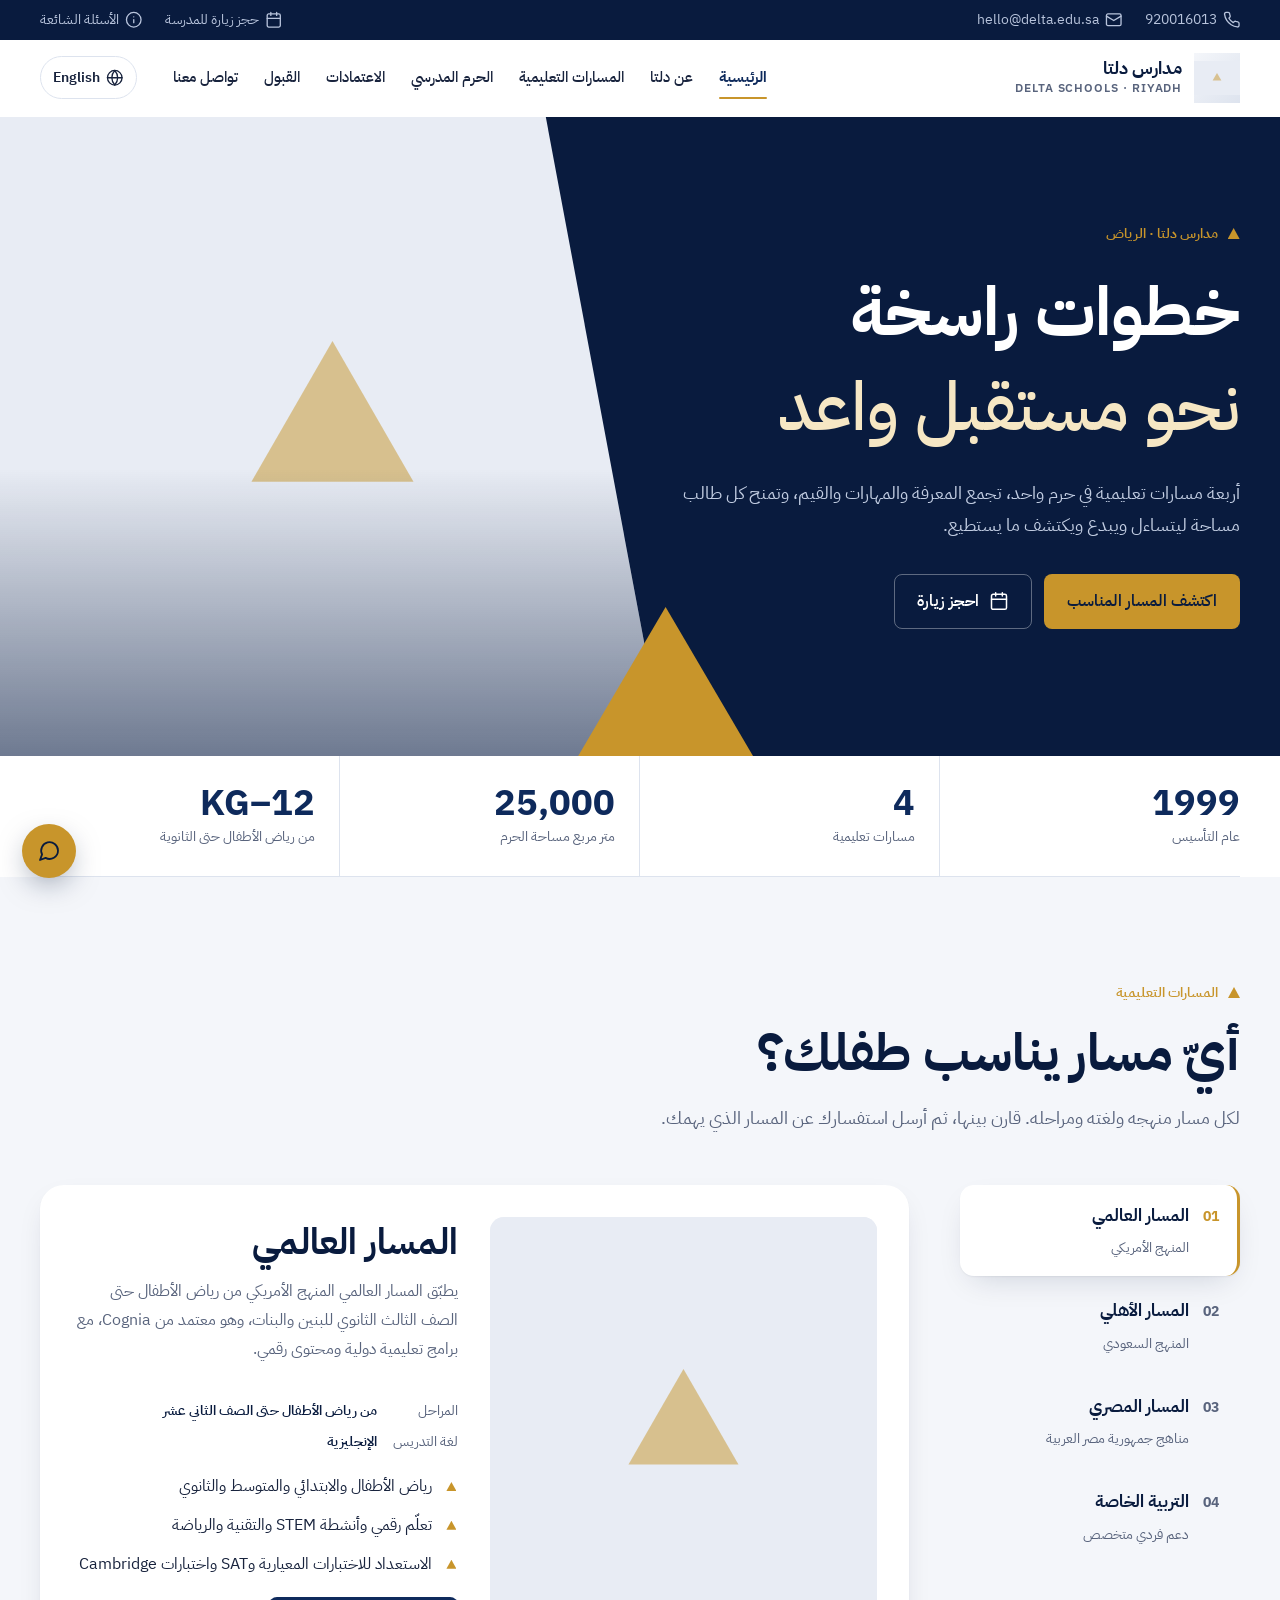
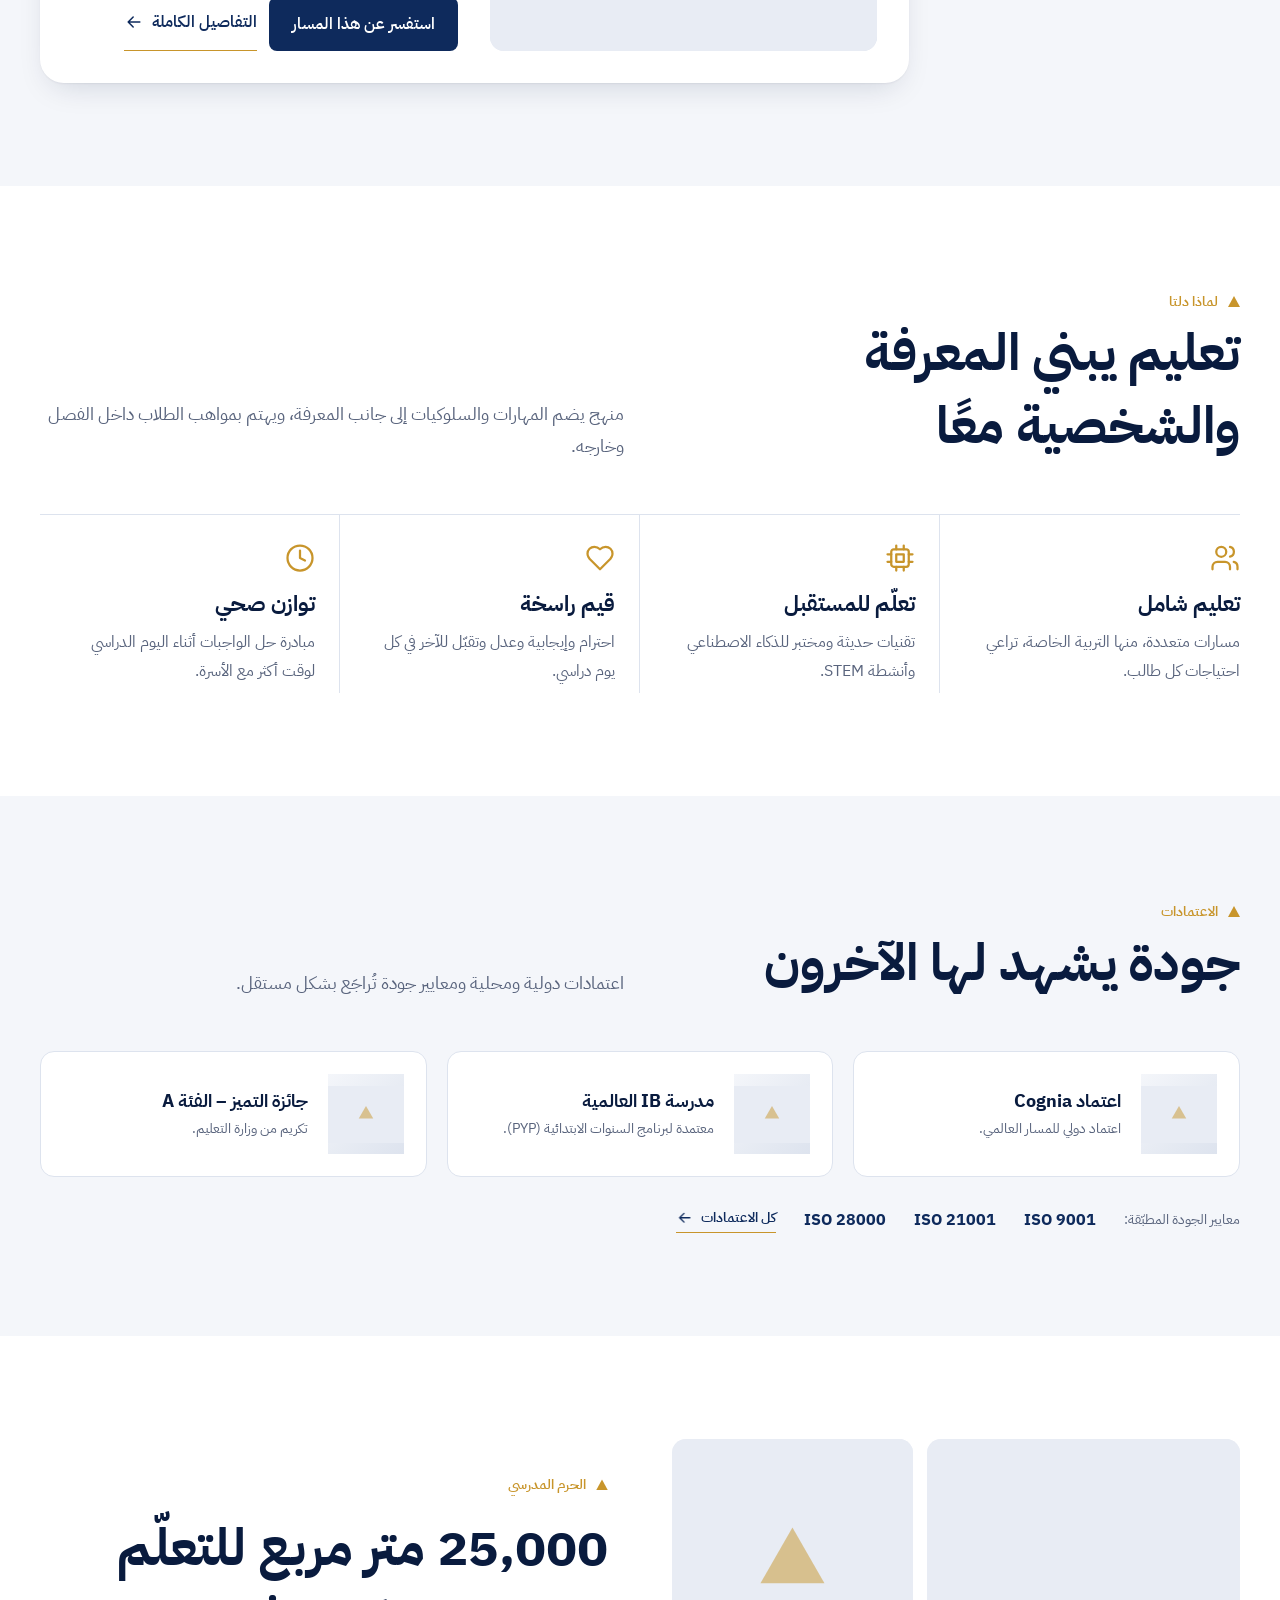
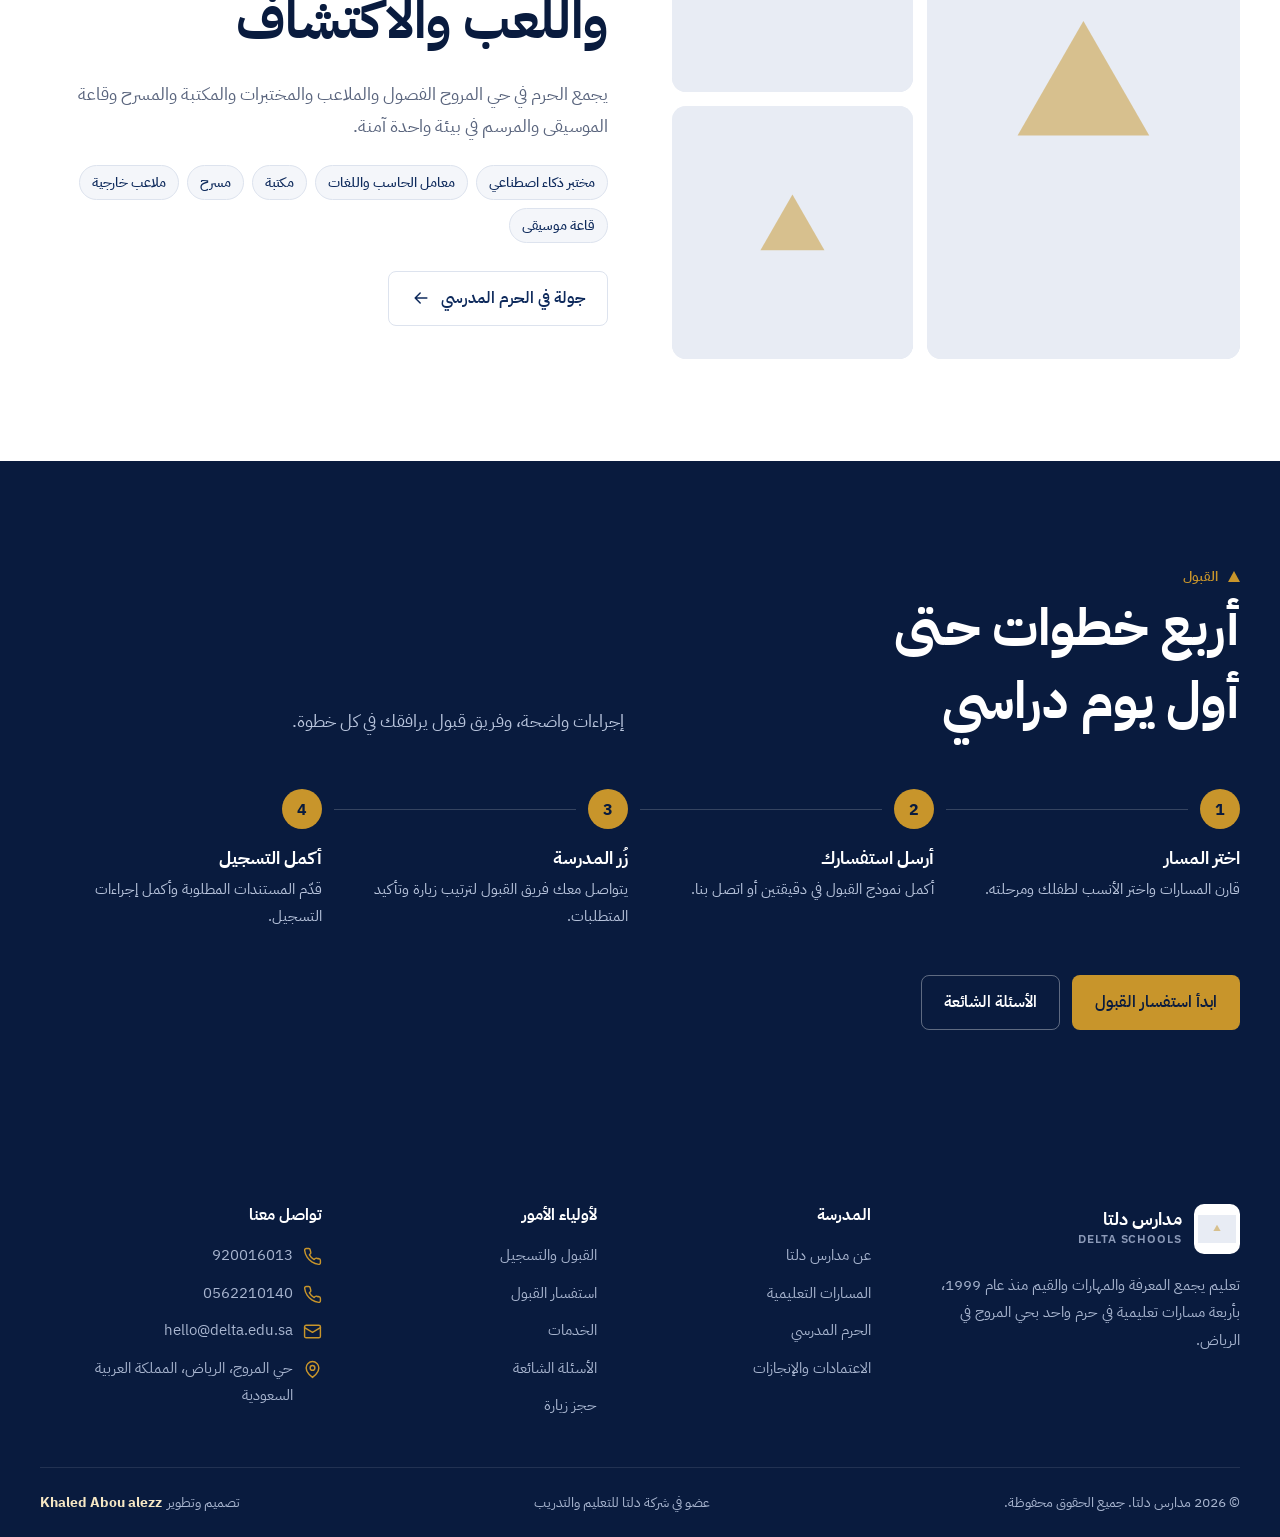
<file: index.html>
<!DOCTYPE html>
<html lang="ar" dir="rtl" class="no-js">
<head>
<meta charset="UTF-8">
<meta name="viewport" content="width=device-width, initial-scale=1">
<script>(function(){var d=document.documentElement,l;d.className='js';try{l=localStorage.getItem('delta-lang')}catch(e){}if(l==='en'){d.lang='en';d.dir='ltr'}})();</script>
<title>مدارس دلتا | خطوات راسخة نحو مستقبل واعد</title>
<meta name="description" content="مدارس دلتا في حي المروج بالرياض منذ 1999: المسار العالمي (المنهج الأمريكي)، والمسار الأهلي، والمسار المصري، والتربية الخاصة. اعتماد Cognia وIB PYP.">
<meta name="theme-color" content="#091B3E">
<link rel="canonical" href="https://delta.edu.sa/">
<link rel="alternate" hreflang="ar" href="https://delta.edu.sa/">
<meta property="og:type" content="website">
<meta property="og:site_name" content="مدارس دلتا — Delta Schools">
<meta property="og:title" content="مدارس دلتا | خطوات راسخة نحو مستقبل واعد">
<meta property="og:description" content="مدارس دلتا في حي المروج بالرياض منذ 1999: المسار العالمي (المنهج الأمريكي)، والمسار الأهلي، والمسار المصري، والتربية الخاصة. اعتماد Cognia وIB PYP.">
<meta property="og:image" content="https://static.wixstatic.com/media/fee09b_4d1d44e12b1a48ea84af9eef6e4ddddc~mv2.jpg/v1/fill/w_1400,h_900,al_c,q_85,enc_auto/Delta%20Schools%20Campus.jpg">
<meta property="og:locale" content="ar_SA">
<meta property="og:locale:alternate" content="en_US">
<meta name="twitter:card" content="summary_large_image">
<link rel="icon" href="assets/favicon.svg" type="image/svg+xml">
<link rel="manifest" href="site.webmanifest">
<link rel="preconnect" href="https://fonts.googleapis.com">
<link rel="preconnect" href="https://fonts.gstatic.com" crossorigin>
<link rel="preconnect" href="https://static.wixstatic.com">
<script>document.documentElement.classList.add("is-building");</script>
<link rel="stylesheet" href="css/style.css">
<script type="application/ld+json">{"@context": "https://schema.org", "@type": "School", "name": "Delta Schools", "alternateName": "مدارس دلتا", "url": "https://delta.edu.sa", "logo": "https://static.wixstatic.com/media/fee09b_5ec6fd049f6c42298e537bdbe2b56ba6~mv2.png/v1/crop/x_44,y_0,w_568,h_615/fill/w_116,h_126,al_c,q_85,enc_auto/delta%20logo.png", "image": "https://static.wixstatic.com/media/fee09b_4d1d44e12b1a48ea84af9eef6e4ddddc~mv2.jpg/v1/fill/w_1400,h_900,al_c,q_85,enc_auto/Delta%20Schools%20Campus.jpg", "foundingDate": "1999", "telephone": "+966920016013", "email": "hello@delta.edu.sa", "address": {"@type": "PostalAddress", "addressLocality": "Riyadh", "addressRegion": "Al Muruj", "addressCountry": "SA"}}</script>
</head>
<body data-title-ar="الرئيسية" data-title-en="Home">
<svg width="0" height="0" style="position:absolute" aria-hidden="true"><symbol id="i-phone" viewBox="0 0 24 24"><path d="M22 16.9v3a2 2 0 0 1-2.2 2 19.8 19.8 0 0 1-8.6-3.1 19.5 19.5 0 0 1-6-6A19.8 19.8 0 0 1 2.1 4.2 2 2 0 0 1 4.1 2h3a2 2 0 0 1 2 1.7c.1 1 .4 1.9.7 2.8a2 2 0 0 1-.5 2.1L8.1 9.9a16 16 0 0 0 6 6l1.3-1.3a2 2 0 0 1 2.1-.4c.9.3 1.8.6 2.8.7a2 2 0 0 1 1.7 2z"/></symbol><symbol id="i-mail" viewBox="0 0 24 24"><rect x="2" y="4" width="20" height="16" rx="2"/><path d="m22 7-10 6L2 7"/></symbol><symbol id="i-pin" viewBox="0 0 24 24"><path d="M20 10c0 6-8 12-8 12s-8-6-8-12a8 8 0 0 1 16 0Z"/><circle cx="12" cy="10" r="3"/></symbol><symbol id="i-clock" viewBox="0 0 24 24"><circle cx="12" cy="12" r="10"/><path d="M12 6v6l4 2"/></symbol><symbol id="i-arrow" viewBox="0 0 24 24"><path d="M5 12h14M13 6l6 6-6 6"/></symbol><symbol id="i-chev" viewBox="0 0 24 24"><path d="m9 6 6 6-6 6"/></symbol><symbol id="i-menu" viewBox="0 0 24 24"><path d="M4 7h16M4 12h16M4 17h10"/></symbol><symbol id="i-close" viewBox="0 0 24 24"><path d="M18 6 6 18M6 6l12 12"/></symbol><symbol id="i-plus" viewBox="0 0 24 24"><path d="M12 5v14M5 12h14"/></symbol><symbol id="i-globe" viewBox="0 0 24 24"><circle cx="12" cy="12" r="10"/><path d="M2 12h20M12 2a15 15 0 0 1 4 10 15 15 0 0 1-4 10 15 15 0 0 1-4-10 15 15 0 0 1 4-10z"/></symbol><symbol id="i-users" viewBox="0 0 24 24"><path d="M16 21v-2a4 4 0 0 0-4-4H6a4 4 0 0 0-4 4v2"/><circle cx="9" cy="7" r="4"/><path d="M22 21v-2a4 4 0 0 0-3-3.9M16 3.1a4 4 0 0 1 0 7.8"/></symbol><symbol id="i-heart" viewBox="0 0 24 24"><path d="M19 14c1.5-1.5 3-3.2 3-5.5A5.5 5.5 0 0 0 16.5 3c-1.8 0-3 .5-4.5 2-1.5-1.5-2.7-2-4.5-2A5.5 5.5 0 0 0 2 8.5c0 2.3 1.5 4 3 5.5l7 7Z"/></symbol><symbol id="i-shield" viewBox="0 0 24 24"><path d="M12 22s8-4 8-10V5l-8-3-8 3v7c0 6 8 10 8 10z"/><path d="m9 12 2 2 4-4"/></symbol><symbol id="i-award" viewBox="0 0 24 24"><circle cx="12" cy="8" r="6"/><path d="M15.5 12.9 17 22l-5-3-5 3 1.5-9.1"/></symbol><symbol id="i-bulb" viewBox="0 0 24 24"><path d="M9 18h6M10 22h4M12 2a7 7 0 0 0-4 12.7V16h8v-1.3A7 7 0 0 0 12 2z"/></symbol><symbol id="i-book" viewBox="0 0 24 24"><path d="M2 4h7a3 3 0 0 1 3 3v14a2 2 0 0 0-2-2H2zM22 4h-7a3 3 0 0 0-3 3v14a2 2 0 0 1 2-2h8z"/></symbol><symbol id="i-flask" viewBox="0 0 24 24"><path d="M9 3h6M10 3v6l-5.5 9.5a2 2 0 0 0 1.7 3h11.6a2 2 0 0 0 1.7-3L14 9V3M7 15h10"/></symbol><symbol id="i-cpu" viewBox="0 0 24 24"><rect x="5" y="5" width="14" height="14" rx="2"/><rect x="9" y="9" width="6" height="6"/><path d="M9 2v3M15 2v3M9 19v3M15 19v3M2 9h3M2 15h3M19 9h3M19 15h3"/></symbol><symbol id="i-monitor" viewBox="0 0 24 24"><rect x="2" y="3" width="20" height="14" rx="2"/><path d="M8 21h8M12 17v4"/></symbol><symbol id="i-music" viewBox="0 0 24 24"><path d="M9 18V5l12-2v13"/><circle cx="6" cy="18" r="3"/><circle cx="18" cy="16" r="3"/></symbol><symbol id="i-palette" viewBox="0 0 24 24"><circle cx="13.5" cy="6.5" r="1"/><circle cx="17.5" cy="10.5" r="1"/><circle cx="8.5" cy="7.5" r="1"/><circle cx="6.5" cy="12.5" r="1"/><path d="M12 2a10 10 0 0 0 0 20c.9 0 1.6-.7 1.6-1.7 0-.4-.2-.8-.4-1.1-.3-.3-.4-.7-.4-1.1 0-.9.7-1.7 1.7-1.7h2a5.5 5.5 0 0 0 5.5-5.5C22 6 17.5 2 12 2z"/></symbol><symbol id="i-stage" viewBox="0 0 24 24"><path d="M2 3h20v4a6 6 0 0 1-6 6 6 6 0 0 1-4-1.5A6 6 0 0 1 8 13a6 6 0 0 1-6-6z"/><path d="M6 21v-5M18 21v-5M12 21v-6"/></symbol><symbol id="i-ball" viewBox="0 0 24 24"><circle cx="12" cy="12" r="10"/><path d="M4.9 4.9c4 4 4 10.2 0 14.2M19.1 4.9c-4 4-4 10.2 0 14.2"/></symbol><symbol id="i-library" viewBox="0 0 24 24"><path d="m16 6 4 14M12 6v14M8 8v12M4 4v16"/></symbol><symbol id="i-chat" viewBox="0 0 24 24"><path d="M21 11.5a8.4 8.4 0 0 1-12.4 7.4L3 21l2.1-5.6A8.4 8.4 0 1 1 21 11.5z"/></symbol><symbol id="i-search" viewBox="0 0 24 24"><circle cx="11" cy="11" r="8"/><path d="m21 21-4.3-4.3"/></symbol><symbol id="i-calendar" viewBox="0 0 24 24"><rect x="3" y="4" width="18" height="18" rx="2"/><path d="M16 2v4M8 2v4M3 10h18"/></symbol><symbol id="i-compass" viewBox="0 0 24 24"><circle cx="12" cy="12" r="10"/><path d="m16.2 7.8-2.1 6.3-6.3 2.1 2.1-6.3z"/></symbol><symbol id="i-check" viewBox="0 0 24 24"><path d="M22 11.1V12a10 10 0 1 1-5.9-9.1"/><path d="m22 4-10 10-3-3"/></symbol><symbol id="i-info" viewBox="0 0 24 24"><circle cx="12" cy="12" r="10"/><path d="M12 16v-4M12 8h.01"/></symbol><symbol id="i-user" viewBox="0 0 24 24"><circle cx="12" cy="8" r="4"/><path d="M4 21a8 8 0 0 1 16 0"/></symbol><symbol id="i-lang" viewBox="0 0 24 24"><path d="m5 8 6 6M4 14l6-6 2-3M2 5h12M7 2h1M22 22l-5-10-5 10M14 18h6"/></symbol><symbol id="i-up" viewBox="0 0 24 24"><path d="M12 19V5M5 12l7-7 7 7"/></symbol><symbol id="i-copy" viewBox="0 0 24 24"><rect x="9" y="9" width="13" height="13" rx="2"/><path d="M5 15H4a2 2 0 0 1-2-2V4a2 2 0 0 1 2-2h9a2 2 0 0 1 2 2v1"/></symbol><symbol id="i-building" viewBox="0 0 24 24"><rect x="4" y="2" width="16" height="20" rx="2"/><path d="M9 22v-4h6v4M8 6h.01M12 6h.01M16 6h.01M8 10h.01M12 10h.01M16 10h.01M8 14h.01M12 14h.01M16 14h.01"/></symbol><symbol id="i-trophy" viewBox="0 0 24 24"><path d="M6 9H4.5a2.5 2.5 0 0 1 0-5H6M18 9h1.5a2.5 2.5 0 0 0 0-5H18M4 22h16M10 14.7V17c0 .6-.5 1-1 1.2C7.9 18.8 7 20.2 7 22M14 14.7V17c0 .6.5 1 1 1.2 1.1.6 2 2 2 3.8M18 2H6v7a6 6 0 0 0 12 0z"/></symbol><symbol id="i-speech" viewBox="0 0 24 24"><path d="M12 18.5a6.5 6.5 0 1 0 0-13 6.5 6.5 0 0 0 0 13z"/><path d="M12 2v3M12 19v3M2 12h3M19 12h3"/></symbol><symbol id="i-mic" viewBox="0 0 24 24"><rect x="9" y="2" width="6" height="12" rx="3"/><path d="M19 10v1a7 7 0 0 1-14 0v-1M12 18v4"/></symbol><symbol id="i-sigma" viewBox="0 0 24 24"><path d="M18 7V4H6l6 8-6 8h12v-3"/></symbol></svg>
<a class="skip-link" href="#main"><span data-en="Skip to content">تخطَّ إلى المحتوى</span></a>
<div class="progress" aria-hidden="true"></div>
<div class="utility">
  <div class="wrap">
    <div class="utility__group">
      <a href="tel:920016013"><svg class="icon" aria-hidden="true" focusable="false"><use href="#i-phone"/></svg><span class="ltr">920016013</span></a>
      <a href="mailto:hello@delta.edu.sa"><svg class="icon" aria-hidden="true" focusable="false"><use href="#i-mail"/></svg><span class="ltr">hello@delta.edu.sa</span></a>
    </div>
    <div class="utility__group utility__group--secondary">
      <a href="contact.html#form"><svg class="icon" aria-hidden="true" focusable="false"><use href="#i-calendar"/></svg><span data-en="Book a school visit">حجز زيارة للمدرسة</span></a>
      <a href="admissions.html#faq"><svg class="icon" aria-hidden="true" focusable="false"><use href="#i-info"/></svg><span data-en="FAQs">الأسئلة الشائعة</span></a>
    </div>
  </div>
</div>
<header class="site-header">
  <div class="wrap nav">
    <a class="brand" href="index.html" aria-label="مدارس دلتا — الصفحة الرئيسية" data-aria-en="Delta Schools — home">
      <img src="https://static.wixstatic.com/media/fee09b_5ec6fd049f6c42298e537bdbe2b56ba6~mv2.png/v1/crop/x_44,y_0,w_568,h_615/fill/w_116,h_126,al_c,q_85,enc_auto/delta%20logo.png" width="116" height="126" alt="شعار مدارس دلتا" data-alt-en="Delta Schools logo" fetchpriority="high" decoding="async">
      <span><b data-en="Delta Schools">مدارس دلتا</b><small>DELTA SCHOOLS · RIYADH</small></span>
    </a>
    <nav class="menu" aria-label="القائمة الرئيسية" data-aria-en="Main navigation"><a href="index.html" aria-current=page><span data-en="Home">الرئيسية</span></a><a href="about.html"><span data-en="About">عن دلتا</span></a><a href="programs.html"><span data-en="Pathways">المسارات التعليمية</span></a><a href="campus.html"><span data-en="Campus">الحرم المدرسي</span></a><a href="achievements.html"><span data-en="Accreditation">الاعتمادات</span></a><a href="admissions.html"><span data-en="Admissions">القبول</span></a><a href="contact.html"><span data-en="Contact">تواصل معنا</span></a></nav>
    <div class="nav__actions">
      <button class="lang" type="button"><svg class="icon" aria-hidden="true" focusable="false"><use href="#i-globe"/></svg><span><span data-en="العربية">English</span></span></button>
      <button class="burger" type="button" aria-controls="drawer" aria-expanded="false" aria-label="فتح القائمة" data-aria-en="Open menu"><svg class="icon" aria-hidden="true" focusable="false"><use href="#i-menu"/></svg></button>
    </div>
  </div>
</header>
<div class="drawer" id="drawer" aria-hidden="true">
  <div class="drawer__scrim" data-close-drawer></div>
  <div class="drawer__panel" role="dialog" aria-modal="true" aria-label="القائمة" data-aria-en="Menu">
    <div class="drawer__top">
      <a class="brand" href="index.html"><img src="https://static.wixstatic.com/media/fee09b_5ec6fd049f6c42298e537bdbe2b56ba6~mv2.png/v1/crop/x_44,y_0,w_568,h_615/fill/w_116,h_126,al_c,q_85,enc_auto/delta%20logo.png" width="116" height="126" alt="شعار مدارس دلتا" data-alt-en="Delta Schools logo" loading="lazy" decoding="async"><span><b data-en="Delta Schools">مدارس دلتا</b></span></a>
      <button class="burger" style="display:inline-flex" type="button" data-close-drawer aria-label="إغلاق القائمة" data-aria-en="Close menu"><svg class="icon" aria-hidden="true" focusable="false"><use href="#i-close"/></svg></button>
    </div>
    <nav aria-label="قائمة الجوال" data-aria-en="Mobile navigation"><a href="index.html" aria-current=page><span data-en="Home">الرئيسية</span><svg class="icon flip" aria-hidden="true" focusable="false"><use href="#i-chev"/></svg></a><a href="about.html"><span data-en="About">عن دلتا</span><svg class="icon flip" aria-hidden="true" focusable="false"><use href="#i-chev"/></svg></a><a href="programs.html"><span data-en="Pathways">المسارات التعليمية</span><svg class="icon flip" aria-hidden="true" focusable="false"><use href="#i-chev"/></svg></a><a href="campus.html"><span data-en="Campus">الحرم المدرسي</span><svg class="icon flip" aria-hidden="true" focusable="false"><use href="#i-chev"/></svg></a><a href="achievements.html"><span data-en="Accreditation">الاعتمادات</span><svg class="icon flip" aria-hidden="true" focusable="false"><use href="#i-chev"/></svg></a><a href="admissions.html"><span data-en="Admissions">القبول</span><svg class="icon flip" aria-hidden="true" focusable="false"><use href="#i-chev"/></svg></a><a href="contact.html"><span data-en="Contact">تواصل معنا</span><svg class="icon flip" aria-hidden="true" focusable="false"><use href="#i-chev"/></svg></a></nav>
    <a class="btn btn--gold" href="admissions.html#enquiry" style="margin-top:20px"><span data-en="Start an admission enquiry">ابدأ استفسار القبول</span></a>
    <button class="lang" type="button" style="justify-content:center;min-height:44px"><svg class="icon" aria-hidden="true" focusable="false"><use href="#i-globe"/></svg><span><span data-en="العربية">English</span></span></button>
    <div class="drawer__contact">
      <a href="tel:920016013"><svg class="icon" aria-hidden="true" focusable="false"><use href="#i-phone"/></svg><span class="ltr">920016013</span></a>
      <a href="mailto:hello@delta.edu.sa"><svg class="icon" aria-hidden="true" focusable="false"><use href="#i-mail"/></svg><span class="ltr">hello@delta.edu.sa</span></a>
    </div>
  </div>
</div>
<main id="main" tabindex="-1">
<section class="hero">
  <div class="wrap hero__grid">
    <div class="hero__copy">
      <span class="kicker" data-en="Delta Schools · Riyadh">مدارس دلتا · الرياض</span>
      <h1><span data-en="Firm steps">خطوات راسخة</span><span class="hero__line2" data-en="toward a promising future">نحو مستقبل واعد</span></h1>
      <p class="hero__lead" data-en="Four learning pathways on one campus, bringing together knowledge, skills and values — and giving every student room to question, create and discover what they can do.">أربعة مسارات تعليمية في حرم واحد، تجمع المعرفة والمهارات والقيم، وتمنح كل طالب مساحة ليتساءل ويبدع ويكتشف ما يستطيع.</p>
      <div class="btns"><a class="btn btn--gold" href="#pathways"><span data-en="Find the right pathway">اكتشف المسار المناسب</span></a><a class="btn btn--ghost" href="contact.html#form"><svg class="icon" aria-hidden="true" focusable="false"><use href="#i-calendar"/></svg><span data-en="Book a visit">احجز زيارة</span></a></div>
    </div>
  </div>
  <div class="hero__media"><img src="https://static.wixstatic.com/media/fee09b_4d1d44e12b1a48ea84af9eef6e4ddddc~mv2.jpg/v1/fill/w_1400,h_900,al_c,q_85,enc_auto/Delta%20Schools%20Campus.jpg" width="1400" height="900" alt="المبنى الرئيسي لمدارس دلتا في حي المروج بالرياض" data-alt-en="Delta Schools main building in Al Muruj, Riyadh" fetchpriority="high" decoding="async"></div>
  <div class="hero__delta" aria-hidden="true"></div>
</section>
<div class="hero__facts"><div class="wrap facts">
  <div class="fact"><b>1999</b><span data-en="Founded">عام التأسيس</span></div>
  <div class="fact"><b data-count="4">4</b><span data-en="Learning pathways">مسارات تعليمية</span></div>
  <div class="fact"><b data-count="25000">25,000</b><span data-en="m² campus">متر مربع مساحة الحرم</span></div>
  <div class="fact"><b>KG–12</b><span data-en="Kindergarten to high school">من رياض الأطفال حتى الثانوية</span></div>
</div></div>

<section class="band band--paper" id="pathways" aria-labelledby="pathways-h">
  <div class="wrap">
    <div class="head"><span class="kicker" data-en="Pathways">المسارات التعليمية</span><h2 id="pathways-h" data-en="Which pathway suits your child?">أيّ مسار يناسب طفلك؟</h2><p data-en="Each pathway has its own curriculum, language and stages. Compare them, then send an enquiry about the one that interests you.">لكل مسار منهجه ولغته ومراحله. قارن بينها، ثم أرسل استفسارك عن المسار الذي يهمك.</p></div>
    <div class="explorer">
      <div class="tablist" role="tablist" aria-orientation="vertical" aria-label="المسارات التعليمية" data-aria-en="Learning pathways"><button class="tab" role="tab" id="tab-international" aria-controls="panel-international" aria-selected="true" tabindex="0"><span class="num">01</span><b data-en="International Pathway">المسار العالمي</b><small data-en="American curriculum">المنهج الأمريكي</small></button><button class="tab" role="tab" id="tab-national" aria-controls="panel-national" aria-selected="false" tabindex="-1"><span class="num">02</span><b data-en="National Pathway">المسار الأهلي</b><small data-en="Saudi curriculum">المنهج السعودي</small></button><button class="tab" role="tab" id="tab-egyptian" aria-controls="panel-egyptian" aria-selected="false" tabindex="-1"><span class="num">03</span><b data-en="Egyptian Pathway">المسار المصري</b><small data-en="Egyptian national curriculum">مناهج جمهورية مصر العربية</small></button><button class="tab" role="tab" id="tab-special" aria-controls="panel-special" aria-selected="false" tabindex="-1"><span class="num">04</span><b data-en="Special Education">التربية الخاصة</b><small data-en="Individual specialist support">دعم فردي متخصص</small></button></div>
      <div><div class="tabpanel" role="tabpanel" id="panel-international" aria-labelledby="tab-international">
  <div class="photo"><img src="https://static.wixstatic.com/media/fee09b_878549a216574bb1b182054b871bc143~mv2.jpg/v1/fill/w_1200,h_800,q_85,enc_auto/atrium.jpg" width="1200" height="800" alt="المسار العالمي" data-alt-en="International Pathway" loading="lazy" decoding="async"></div>
  <div class="tabpanel__body">
    <div><h3 data-en="International Pathway">المسار العالمي</h3><p data-en="The International Pathway follows an American curriculum from Kindergarten to Grade 12 for boys and girls. It is accredited by Cognia and includes international programmes and digital content.">يطبّق المسار العالمي المنهج الأمريكي من رياض الأطفال حتى الصف الثالث الثانوي للبنين والبنات، وهو معتمد من Cognia، مع برامج تعليمية دولية ومحتوى رقمي.</p></div>
    <dl class="meta"><dt data-en="Stages">المراحل</dt><dd data-en="Kindergarten to Grade 12">من رياض الأطفال حتى الصف الثاني عشر</dd><dt data-en="Language">لغة التدريس</dt><dd data-en="English">الإنجليزية</dd></dl>
    <ul class="ticks"><li data-en="Kindergarten, elementary, middle and high school">رياض الأطفال والابتدائي والمتوسط والثانوي</li><li data-en="Digital learning, STEM, technology and sports">تعلّم رقمي وأنشطة STEM والتقنية والرياضة</li><li data-en="Preparation for standardised tests, SAT and Cambridge exams">الاستعداد للاختبارات المعيارية وSAT واختبارات Cambridge</li></ul>
    <div class="btns"><a class="btn btn--navy" href="admissions.html?track=International#enquiry"><span data-en="Enquire about this pathway">استفسر عن هذا المسار</span></a><a class="link" href="programs.html#international"><span data-en="Full details">التفاصيل الكاملة</span><svg class="icon flip" aria-hidden="true" focusable="false"><use href="#i-arrow"/></svg></a></div>
  </div>
</div><div class="tabpanel" role="tabpanel" id="panel-national" aria-labelledby="tab-national" hidden>
  <div class="photo"><img src="https://static.wixstatic.com/media/fee09b_7b2940097c53498b96b6f4d3d2b9fe14~mv2.jpg/v1/fill/w_1036,h_691,fp_0.50_0.50,q_85,enc_auto/classroom.jpg" width="1036" height="691" alt="المسار الأهلي" data-alt-en="National Pathway" loading="lazy" decoding="async"></div>
  <div class="tabpanel__body">
    <div><h3 data-en="National Pathway">المسار الأهلي</h3><p data-en="The National Pathway follows the Saudi curriculum across all subjects, supported by an English-language programme and enrichment activities that build skills, values, teamwork and responsibility.">يطبّق المنهج السعودي في جميع المواد، مدعومًا ببرنامج لتعليم اللغة الإنجليزية، وأنشطة موازية تبني المهارات والقيم والعمل الجماعي وتحمّل المسؤولية.</p></div>
    <dl class="meta"><dt data-en="Stages">المراحل</dt><dd data-en="Kindergarten to Grade 12">من رياض الأطفال حتى الصف الثالث الثانوي</dd><dt data-en="Language">لغة التدريس</dt><dd data-en="Arabic, with an intensive English programme">العربية، مع برنامج مكثف للإنجليزية</dd></dl>
    <ul class="ticks"><li data-en="The Saudi national curriculum in every subject">المنهج الوطني السعودي في جميع المواد</li><li data-en="A supporting English-language programme">برنامج داعم لمهارات اللغة الإنجليزية</li><li data-en="Arts, sports, language and volunteering activities">أنشطة فنية ورياضية ولغوية وتطوعية</li></ul>
    <div class="btns"><a class="btn btn--navy" href="admissions.html?track=National#enquiry"><span data-en="Enquire about this pathway">استفسر عن هذا المسار</span></a><a class="link" href="programs.html#national"><span data-en="Full details">التفاصيل الكاملة</span><svg class="icon flip" aria-hidden="true" focusable="false"><use href="#i-arrow"/></svg></a></div>
  </div>
</div><div class="tabpanel" role="tabpanel" id="panel-egyptian" aria-labelledby="tab-egyptian" hidden>
  <div class="photo"><img src="https://static.wixstatic.com/media/fee09b_3996d1dd4e0a47da8c983db355cbbecb~mv2.jpg/v1/fill/w_1200,h_800,q_85,enc_auto/classroom-2.jpg" width="1200" height="800" alt="المسار المصري" data-alt-en="Egyptian Pathway" loading="lazy" decoding="async"></div>
  <div class="tabpanel__body">
    <div><h3 data-en="Egyptian Pathway">المسار المصري</h3><p data-en="The Egyptian Pathway follows the curriculum of the Arab Republic of Egypt, with an intensive English programme that develops listening, reading, writing and speaking.">يطبّق المسار المناهج المعتمدة في جمهورية مصر العربية، مع برنامج مكثف للغة الإنجليزية يطوّر الاستماع والقراءة والكتابة والمحادثة.</p></div>
    <dl class="meta"><dt data-en="Stages">المراحل</dt><dd data-en="Kindergarten to Grade 10">من رياض الأطفال حتى الصف الأول الثانوي</dd><dt data-en="Language">لغة التدريس</dt><dd data-en="Arabic, with an intensive English programme">العربية، مع برنامج مكثف للإنجليزية</dd></dl>
    <ul class="ticks"><li data-en="The Arab Republic of Egypt curriculum">مناهج جمهورية مصر العربية</li><li data-en="All four English-language skills">تنمية مهارات اللغة الإنجليزية الأربع</li><li data-en="Enrichment activities that support learning">أنشطة موازية تدعم التعلّم</li></ul>
    <div class="btns"><a class="btn btn--navy" href="admissions.html?track=Egyptian#enquiry"><span data-en="Enquire about this pathway">استفسر عن هذا المسار</span></a><a class="link" href="programs.html#egyptian"><span data-en="Full details">التفاصيل الكاملة</span><svg class="icon flip" aria-hidden="true" focusable="false"><use href="#i-arrow"/></svg></a></div>
  </div>
</div><div class="tabpanel" role="tabpanel" id="panel-special" aria-labelledby="tab-special" hidden>
  <div class="photo"><img src="https://static.wixstatic.com/media/6c3dbe_663fcee8be14433596d229872652a3a3~mv2.png/v1/fill/w_960,h_600,al_c,q_85,enc_auto/gate.png" width="960" height="600" alt="التربية الخاصة" data-alt-en="Special Education" loading="lazy" decoding="async"></div>
  <div class="tabpanel__body">
    <div><h3 data-en="Special Education">التربية الخاصة</h3><p data-en="Delta Special Education provides tailored services built around each student&#x27;s needs and individual differences, across several areas of support.">تقدّم مدارس دلتا للتربية الخاصة خدمات نوعية تُبنى حول احتياجات كل طالب وفروقه الفردية، في مجالات دعم متعددة.</p></div>
    <dl class="meta"><dt data-en="Stages">المراحل</dt><dd data-en="Based on each student&#x27;s needs">حسب احتياج كل طالب</dd><dt data-en="Language">لغة التدريس</dt><dd data-en="According to the student&#x27;s plan">حسب خطة الطالب</dd></dl>
    <ul class="ticks"><li data-en="Learning difficulties">صعوبات التعلّم</li><li data-en="Autism and ADHD">التوحّد واضطراب فرط الحركة وتشتت الانتباه</li><li data-en="Hearing impairment, speech and language disorders">الإعاقة السمعية واضطرابات اللغة والكلام</li></ul>
    <div class="btns"><a class="btn btn--navy" href="admissions.html?track=Special+Education#enquiry"><span data-en="Enquire about this pathway">استفسر عن هذا المسار</span></a><a class="link" href="programs.html#special"><span data-en="Full details">التفاصيل الكاملة</span><svg class="icon flip" aria-hidden="true" focusable="false"><use href="#i-arrow"/></svg></a></div>
  </div>
</div></div>
    </div>
  </div>
</section>

<section class="band">
  <div class="wrap">
    <div class="head head--split"><div><span class="kicker" data-en="Why Delta">لماذا دلتا</span><h2 data-en="Learning that builds knowledge and character together">تعليم يبني المعرفة والشخصية معًا</h2></div><p data-en="A curriculum that pairs knowledge with skills and positive behaviour, and nurtures students&#x27; talents in and beyond the classroom.">منهج يضم المهارات والسلوكيات إلى جانب المعرفة، ويهتم بمواهب الطلاب داخل الفصل وخارجه.</p></div>
    <div class="pillars">
      <div class="pillar"><svg class="icon" aria-hidden="true" focusable="false"><use href="#i-users"/></svg><h3 data-en="Inclusive education">تعليم شامل</h3><p data-en="Several pathways, including Special Education, built around each student&#x27;s needs.">مسارات متعددة، منها التربية الخاصة، تراعي احتياجات كل طالب.</p></div>
      <div class="pillar"><svg class="icon" aria-hidden="true" focusable="false"><use href="#i-cpu"/></svg><h3 data-en="Learning for the future">تعلّم للمستقبل</h3><p data-en="Modern technology, an AI lab and STEM activities.">تقنيات حديثة ومختبر للذكاء الاصطناعي وأنشطة STEM.</p></div>
      <div class="pillar"><svg class="icon" aria-hidden="true" focusable="false"><use href="#i-heart"/></svg><h3 data-en="Lasting values">قيم راسخة</h3><p data-en="Respect, positivity, fairness and acceptance, every school day.">احترام وإيجابية وعدل وتقبّل للآخر في كل يوم دراسي.</p></div>
      <div class="pillar"><svg class="icon" aria-hidden="true" focusable="false"><use href="#i-clock"/></svg><h3 data-en="A healthy balance">توازن صحي</h3><p data-en="Homework is completed during the school day, leaving more time for family.">مبادرة حل الواجبات أثناء اليوم الدراسي لوقت أكثر مع الأسرة.</p></div>
    </div>
  </div>
</section>

<section class="band band--paper">
  <div class="wrap">
    <div class="head head--split"><div><span class="kicker" data-en="Accreditation">الاعتمادات</span><h2 data-en="Quality recognised by others">جودة يشهد لها الآخرون</h2></div><p data-en="International and national accreditations, and independently audited quality standards.">اعتمادات دولية ومحلية ومعايير جودة تُراجَع بشكل مستقل.</p></div>
    <div class="accred">
      <div class="accred__item"><img src="https://static.wixstatic.com/media/fee09b_f9e6851e3a554ce7acf507d9a2571810~mv2.png/v1/fill/w_153,h_161,al_c,q_85,enc_auto/cognia_edited.png" width="153" height="161" alt="شعار اعتماد Cognia" data-alt-en="Cognia accreditation" loading="lazy" decoding="async"><div><h3 data-en="Cognia accreditation">اعتماد Cognia</h3><p data-en="International accreditation for the International Pathway.">اعتماد دولي للمسار العالمي.</p></div></div>
      <div class="accred__item"><img src="https://static.wixstatic.com/media/6c3dbe_b1295c3e0e1d420ca00374d72d7a4627~mv2.png/v1/crop/x_65,y_0,w_2480,h_2610/fill/w_153,h_161,al_c,q_85,enc_auto/ib.png" width="153" height="161" alt="شعار برنامج السنوات الابتدائية IB" data-alt-en="IB Primary Years Programme" loading="lazy" decoding="async"><div><h3 data-en="IB World School">مدرسة IB العالمية</h3><p data-en="Authorised for the Primary Years Programme (PYP).">معتمدة لبرنامج السنوات الابتدائية (PYP).</p></div></div>
      <div class="accred__item"><img src="https://static.wixstatic.com/media/fee09b_9a1827d6d9ce4d1193aa29c4fd4e00a2~mv2.png/v1/crop/x_0,y_76,w_420,h_443/fill/w_153,h_161,al_c,q_85,enc_auto/award.png" width="153" height="161" alt="شعار جائزة التميز الفئة A" data-alt-en="Excellence Award Class A" loading="lazy" decoding="async"><div><h3 data-en="Excellence Award — Class A">جائزة التميز – الفئة A</h3><p data-en="Recognition from the Ministry of Education.">تكريم من وزارة التعليم.</p></div></div>
    </div>
    <div class="iso"><span data-en="Quality standards:">معايير الجودة المطبّقة:</span><b>ISO 9001</b><b>ISO 21001</b><b>ISO 28000</b><a class="link" href="achievements.html"><span data-en="All accreditations">كل الاعتمادات</span><svg class="icon flip" aria-hidden="true" focusable="false"><use href="#i-arrow"/></svg></a></div>
  </div>
</section>

<section class="band">
  <div class="wrap split">
    <div class="mosaic reveal">
      <div class="photo"><img src="https://static.wixstatic.com/media/fee09b_878549a216574bb1b182054b871bc143~mv2.jpg/v1/fill/w_1200,h_800,q_85,enc_auto/atrium.jpg" width="1200" height="800" alt="الردهة المركزية في مدارس دلتا" data-alt-en="The central atrium at Delta Schools" loading="lazy" decoding="async"></div>
      <div class="photo"><img src="https://static.wixstatic.com/media/fee09b_7b2940097c53498b96b6f4d3d2b9fe14~mv2.jpg/v1/fill/w_1036,h_691,fp_0.50_0.50,q_85,enc_auto/classroom.jpg" width="1036" height="691" alt="فصل دراسي في مدارس دلتا" data-alt-en="A classroom at Delta Schools" loading="lazy" decoding="async"></div>
      <div class="photo"><img src="https://static.wixstatic.com/media/6c3dbe_663fcee8be14433596d229872652a3a3~mv2.png/v1/fill/w_960,h_600,al_c,q_85,enc_auto/gate.png" width="960" height="600" alt="مدخل مدارس دلتا" data-alt-en="Delta Schools entrance" loading="lazy" decoding="async"></div>
    </div>
    <div class="prose">
      <span class="kicker" data-en="Campus">الحرم المدرسي</span>
      <h2 data-en="25,000 m² to learn, play and explore">25,000 متر مربع للتعلّم واللعب والاكتشاف</h2>
      <p data-en="The Al Muruj campus brings classrooms, sports areas, labs, a library, a theatre, a music hall and an art studio together in one safe environment.">يجمع الحرم في حي المروج الفصول والملاعب والمختبرات والمكتبة والمسرح وقاعة الموسيقى والمرسم في بيئة واحدة آمنة.</p>
      <div class="chips" style="margin:22px 0 28px"><span class="chip" data-en="AI lab">مختبر ذكاء اصطناعي</span><span class="chip" data-en="Computer &amp; language labs">معامل الحاسب واللغات</span><span class="chip" data-en="Library">مكتبة</span><span class="chip" data-en="Theatre">مسرح</span><span class="chip" data-en="Outdoor courts">ملاعب خارجية</span><span class="chip" data-en="Music hall">قاعة موسيقى</span></div>
      <a class="btn btn--line" href="campus.html"><span data-en="Tour the campus">جولة في الحرم المدرسي</span><svg class="icon flip" aria-hidden="true" focusable="false"><use href="#i-arrow"/></svg></a>
    </div>
  </div>
</section>

<section class="band band--navy">
  <div class="wrap">
    <div class="head head--split"><div><span class="kicker" data-en="Admissions">القبول</span><h2 data-en="Four steps to the first school day">أربع خطوات حتى أول يوم دراسي</h2></div><p data-en="A clear process, with an admissions team beside you at every step.">إجراءات واضحة، وفريق قبول يرافقك في كل خطوة.</p></div>
    <ol class="steps">
      <li class="step"><h3 data-en="Choose a pathway">اختر المسار</h3><p data-en="Compare the pathways and pick the best fit for your child&#x27;s stage.">قارن المسارات واختر الأنسب لطفلك ومرحلته.</p></li>
      <li class="step"><h3 data-en="Send an enquiry">أرسل استفسارك</h3><p data-en="Complete the two-minute enquiry form or give us a call.">أكمل نموذج القبول في دقيقتين أو اتصل بنا.</p></li>
      <li class="step"><h3 data-en="Visit the school">زُر المدرسة</h3><p data-en="The admissions team contacts you to arrange a visit and confirm requirements.">يتواصل معك فريق القبول لترتيب زيارة وتأكيد المتطلبات.</p></li>
      <li class="step"><h3 data-en="Complete registration">أكمل التسجيل</h3><p data-en="Submit the required documents and finalise registration.">قدّم المستندات المطلوبة وأكمل إجراءات التسجيل.</p></li>
    </ol>
    <div class="btns" style="margin-top:44px"><a class="btn btn--gold" href="admissions.html#enquiry"><span data-en="Start an admission enquiry">ابدأ استفسار القبول</span></a><a class="btn btn--ghost" href="admissions.html#faq"><span data-en="Read the FAQs">الأسئلة الشائعة</span></a></div>
  </div>
</section>
</main>
<footer class="footer">
  <div class="wrap">
    <div class="footer__grid">
      <div class="footer__about">
        <a class="brand" href="index.html"><img src="https://static.wixstatic.com/media/fee09b_5ec6fd049f6c42298e537bdbe2b56ba6~mv2.png/v1/crop/x_44,y_0,w_568,h_615/fill/w_116,h_126,al_c,q_85,enc_auto/delta%20logo.png" width="116" height="126" alt="شعار مدارس دلتا" data-alt-en="Delta Schools logo" loading="lazy" decoding="async"><span><b data-en="Delta Schools">مدارس دلتا</b><small>DELTA SCHOOLS</small></span></a>
        <p data-en="Learning that brings together knowledge, skills and values since 1999 — four pathways on one campus in Al Muruj, Riyadh.">تعليم يجمع المعرفة والمهارات والقيم منذ عام 1999، بأربعة مسارات تعليمية في حرم واحد بحي المروج في الرياض.</p>
      </div>
      <div>
        <h2 data-en="The school">المدرسة</h2>
        <ul><li><a href="about.html"><span data-en="About Delta">عن مدارس دلتا</span></a></li><li><a href="programs.html"><span data-en="Pathways">المسارات التعليمية</span></a></li><li><a href="campus.html"><span data-en="Campus">الحرم المدرسي</span></a></li><li><a href="achievements.html"><span data-en="Accreditation">الاعتمادات والإنجازات</span></a></li></ul>
      </div>
      <div>
        <h2 data-en="For parents">لأولياء الأمور</h2>
        <ul><li><a href="admissions.html"><span data-en="Admissions">القبول والتسجيل</span></a></li><li><a href="admissions.html#enquiry"><span data-en="Admission enquiry">استفسار القبول</span></a></li><li><a href="admissions.html#services"><span data-en="Services">الخدمات</span></a></li><li><a href="admissions.html#faq"><span data-en="FAQs">الأسئلة الشائعة</span></a></li><li><a href="contact.html#form"><span data-en="Book a visit">حجز زيارة</span></a></li></ul>
      </div>
      <div>
        <h2 data-en="Get in touch">تواصل معنا</h2>
        <ul>
          <li><svg class="icon" aria-hidden="true" focusable="false"><use href="#i-phone"/></svg><a class="ltr" href="tel:920016013">920016013</a></li>
          <li><svg class="icon" aria-hidden="true" focusable="false"><use href="#i-phone"/></svg><a class="ltr" href="tel:0562210140">0562210140</a></li>
          <li><svg class="icon" aria-hidden="true" focusable="false"><use href="#i-mail"/></svg><a class="ltr" href="mailto:hello@delta.edu.sa">hello@delta.edu.sa</a></li>
          <li><svg class="icon" aria-hidden="true" focusable="false"><use href="#i-pin"/></svg><a href="https://www.google.com/maps/search/?api=1&query=Delta+Schools+Al+Muruj+Riyadh" target="_blank" rel="noopener"><span data-en="Al Muruj, Riyadh, Saudi Arabia">حي المروج، الرياض، المملكة العربية السعودية</span></a></li>
        </ul>
      </div>
    </div>
    <div class="footer__bottom">
      <span>© <span data-year>2026</span> <span data-en="Delta Schools. All rights reserved.">مدارس دلتا. جميع الحقوق محفوظة.</span></span>
      <span data-en="A member of Delta Learning &amp; Training LLC">عضو في شركة دلتا للتعليم والتدريب</span>
      <span class="footer__credit"><span data-en="Designed &amp; Developed by">تصميم وتطوير</span> <strong dir="ltr">Khaled Abou alezz</strong></span>
    </div>
  </div>
</footer>
<div class="quick">
  <div class="quick__list" id="quickList">
    <a href="tel:920016013"><svg class="icon" aria-hidden="true" focusable="false"><use href="#i-phone"/></svg><span data-en="Call the school">اتصل بالمدرسة</span></a>
    <a href="https://wa.me/966562210140" target="_blank" rel="noopener"><svg class="icon" aria-hidden="true" focusable="false"><use href="#i-chat"/></svg><span data-en="WhatsApp">واتساب</span></a>
    <a href="mailto:hello@delta.edu.sa"><svg class="icon" aria-hidden="true" focusable="false"><use href="#i-mail"/></svg><span data-en="Email us">راسلنا بالبريد</span></a>
  </div>
  <button class="to-top" type="button" aria-label="العودة للأعلى" data-aria-en="Back to top"><svg class="icon" aria-hidden="true" focusable="false"><use href="#i-up"/></svg></button>
  <button class="quick__toggle" type="button" aria-expanded="false" aria-controls="quickList" aria-label="تواصل سريع" data-aria-en="Quick contact"><svg class="icon" aria-hidden="true" focusable="false"><use href="#i-chat"/></svg></button>
</div>
<script src="js/main.js" defer></script>
</body>
</html>
</file>
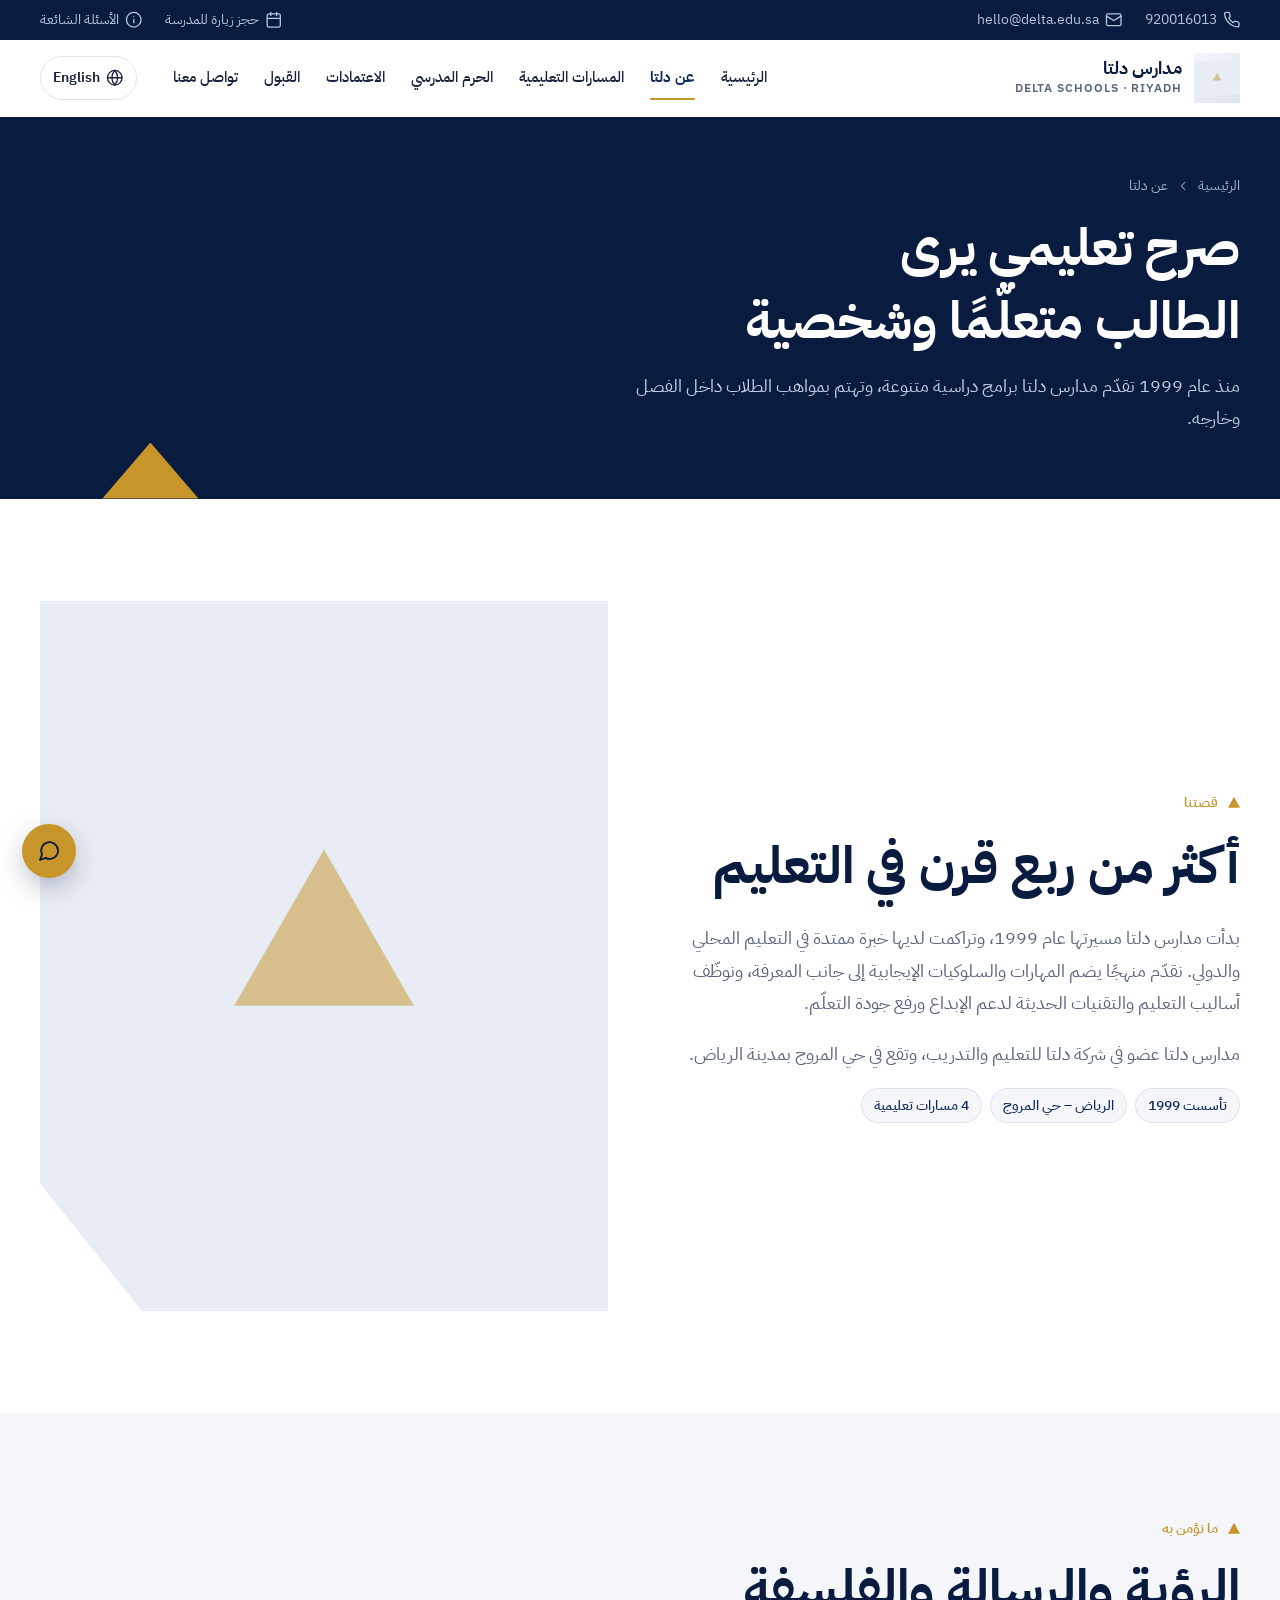
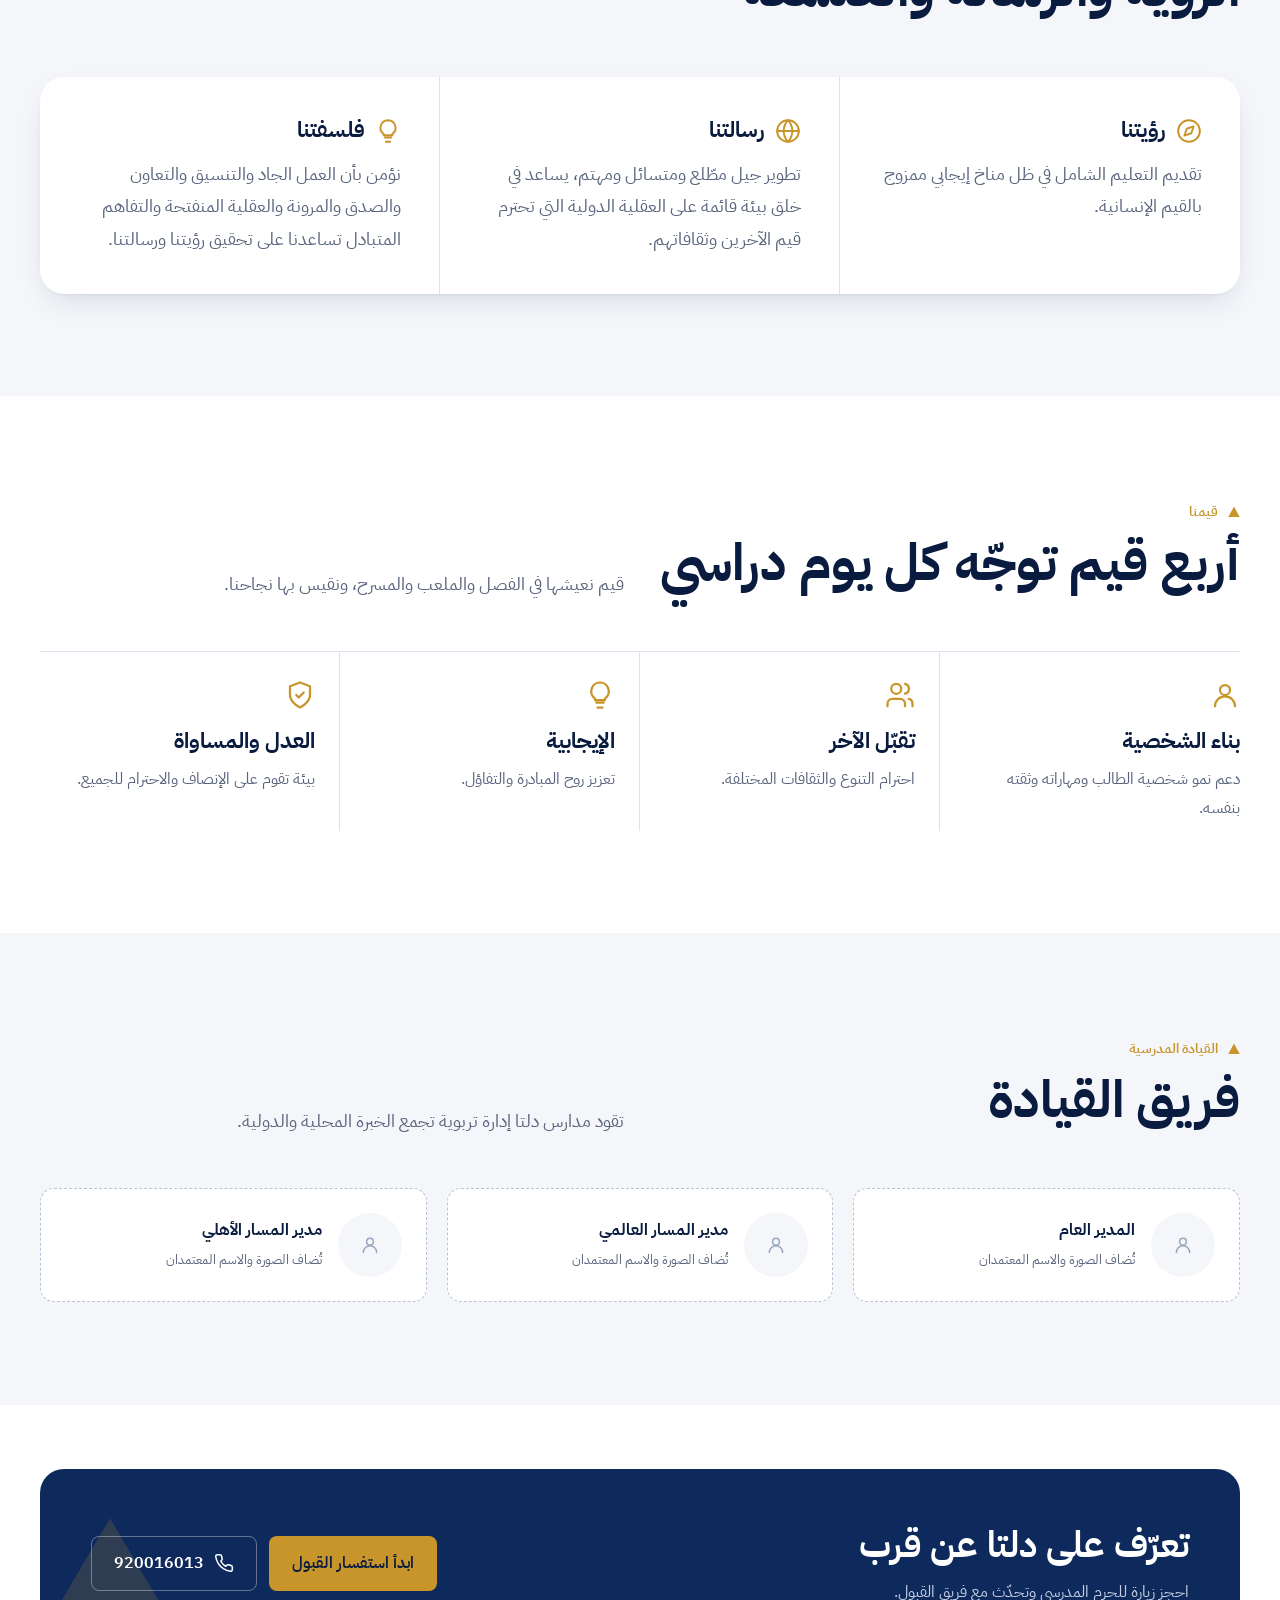
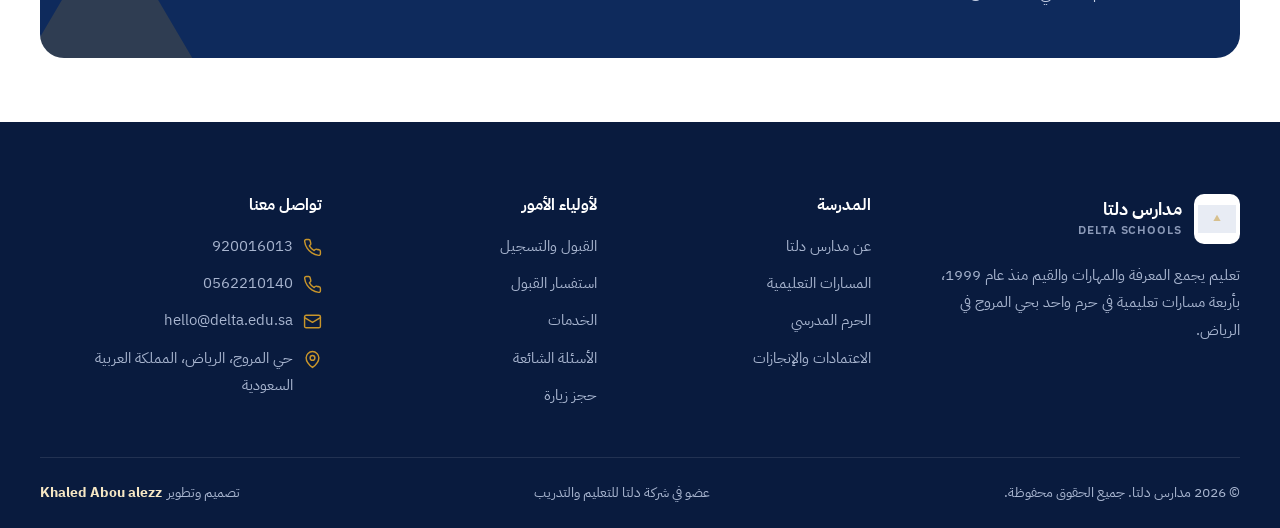
<file: about.html>
<!DOCTYPE html>
<html lang="ar" dir="rtl" class="no-js">
<head>
<meta charset="UTF-8">
<meta name="viewport" content="width=device-width, initial-scale=1">
<script>(function(){var d=document.documentElement,l;d.className='js';try{l=localStorage.getItem('delta-lang')}catch(e){}if(l==='en'){d.lang='en';d.dir='ltr'}})();</script>
<title>عن مدارس دلتا | مدارس دلتا</title>
<meta name="description" content="تعرّف على مدارس دلتا: رؤيتنا ورسالتنا وفلسفتنا وقيمنا منذ عام 1999 في حي المروج بالرياض.">
<meta name="theme-color" content="#091B3E">
<link rel="canonical" href="https://delta.edu.sa/about.html">
<link rel="alternate" hreflang="ar" href="https://delta.edu.sa/about.html">
<meta property="og:type" content="website">
<meta property="og:site_name" content="مدارس دلتا — Delta Schools">
<meta property="og:title" content="عن مدارس دلتا | مدارس دلتا">
<meta property="og:description" content="تعرّف على مدارس دلتا: رؤيتنا ورسالتنا وفلسفتنا وقيمنا منذ عام 1999 في حي المروج بالرياض.">
<meta property="og:image" content="https://static.wixstatic.com/media/fee09b_4d1d44e12b1a48ea84af9eef6e4ddddc~mv2.jpg/v1/fill/w_1400,h_900,al_c,q_85,enc_auto/Delta%20Schools%20Campus.jpg">
<meta property="og:locale" content="ar_SA">
<meta property="og:locale:alternate" content="en_US">
<meta name="twitter:card" content="summary_large_image">
<link rel="icon" href="assets/favicon.svg" type="image/svg+xml">
<link rel="manifest" href="site.webmanifest">
<link rel="preconnect" href="https://fonts.googleapis.com">
<link rel="preconnect" href="https://fonts.gstatic.com" crossorigin>
<link rel="preconnect" href="https://static.wixstatic.com">
<link rel="stylesheet" href="css/style.css">
</head>
<body data-title-ar="عن مدارس دلتا" data-title-en="About Delta">
<svg width="0" height="0" style="position:absolute" aria-hidden="true"><symbol id="i-phone" viewBox="0 0 24 24"><path d="M22 16.9v3a2 2 0 0 1-2.2 2 19.8 19.8 0 0 1-8.6-3.1 19.5 19.5 0 0 1-6-6A19.8 19.8 0 0 1 2.1 4.2 2 2 0 0 1 4.1 2h3a2 2 0 0 1 2 1.7c.1 1 .4 1.9.7 2.8a2 2 0 0 1-.5 2.1L8.1 9.9a16 16 0 0 0 6 6l1.3-1.3a2 2 0 0 1 2.1-.4c.9.3 1.8.6 2.8.7a2 2 0 0 1 1.7 2z"/></symbol><symbol id="i-mail" viewBox="0 0 24 24"><rect x="2" y="4" width="20" height="16" rx="2"/><path d="m22 7-10 6L2 7"/></symbol><symbol id="i-pin" viewBox="0 0 24 24"><path d="M20 10c0 6-8 12-8 12s-8-6-8-12a8 8 0 0 1 16 0Z"/><circle cx="12" cy="10" r="3"/></symbol><symbol id="i-clock" viewBox="0 0 24 24"><circle cx="12" cy="12" r="10"/><path d="M12 6v6l4 2"/></symbol><symbol id="i-arrow" viewBox="0 0 24 24"><path d="M5 12h14M13 6l6 6-6 6"/></symbol><symbol id="i-chev" viewBox="0 0 24 24"><path d="m9 6 6 6-6 6"/></symbol><symbol id="i-menu" viewBox="0 0 24 24"><path d="M4 7h16M4 12h16M4 17h10"/></symbol><symbol id="i-close" viewBox="0 0 24 24"><path d="M18 6 6 18M6 6l12 12"/></symbol><symbol id="i-plus" viewBox="0 0 24 24"><path d="M12 5v14M5 12h14"/></symbol><symbol id="i-globe" viewBox="0 0 24 24"><circle cx="12" cy="12" r="10"/><path d="M2 12h20M12 2a15 15 0 0 1 4 10 15 15 0 0 1-4 10 15 15 0 0 1-4-10 15 15 0 0 1 4-10z"/></symbol><symbol id="i-users" viewBox="0 0 24 24"><path d="M16 21v-2a4 4 0 0 0-4-4H6a4 4 0 0 0-4 4v2"/><circle cx="9" cy="7" r="4"/><path d="M22 21v-2a4 4 0 0 0-3-3.9M16 3.1a4 4 0 0 1 0 7.8"/></symbol><symbol id="i-heart" viewBox="0 0 24 24"><path d="M19 14c1.5-1.5 3-3.2 3-5.5A5.5 5.5 0 0 0 16.5 3c-1.8 0-3 .5-4.5 2-1.5-1.5-2.7-2-4.5-2A5.5 5.5 0 0 0 2 8.5c0 2.3 1.5 4 3 5.5l7 7Z"/></symbol><symbol id="i-shield" viewBox="0 0 24 24"><path d="M12 22s8-4 8-10V5l-8-3-8 3v7c0 6 8 10 8 10z"/><path d="m9 12 2 2 4-4"/></symbol><symbol id="i-award" viewBox="0 0 24 24"><circle cx="12" cy="8" r="6"/><path d="M15.5 12.9 17 22l-5-3-5 3 1.5-9.1"/></symbol><symbol id="i-bulb" viewBox="0 0 24 24"><path d="M9 18h6M10 22h4M12 2a7 7 0 0 0-4 12.7V16h8v-1.3A7 7 0 0 0 12 2z"/></symbol><symbol id="i-book" viewBox="0 0 24 24"><path d="M2 4h7a3 3 0 0 1 3 3v14a2 2 0 0 0-2-2H2zM22 4h-7a3 3 0 0 0-3 3v14a2 2 0 0 1 2-2h8z"/></symbol><symbol id="i-flask" viewBox="0 0 24 24"><path d="M9 3h6M10 3v6l-5.5 9.5a2 2 0 0 0 1.7 3h11.6a2 2 0 0 0 1.7-3L14 9V3M7 15h10"/></symbol><symbol id="i-cpu" viewBox="0 0 24 24"><rect x="5" y="5" width="14" height="14" rx="2"/><rect x="9" y="9" width="6" height="6"/><path d="M9 2v3M15 2v3M9 19v3M15 19v3M2 9h3M2 15h3M19 9h3M19 15h3"/></symbol><symbol id="i-monitor" viewBox="0 0 24 24"><rect x="2" y="3" width="20" height="14" rx="2"/><path d="M8 21h8M12 17v4"/></symbol><symbol id="i-music" viewBox="0 0 24 24"><path d="M9 18V5l12-2v13"/><circle cx="6" cy="18" r="3"/><circle cx="18" cy="16" r="3"/></symbol><symbol id="i-palette" viewBox="0 0 24 24"><circle cx="13.5" cy="6.5" r="1"/><circle cx="17.5" cy="10.5" r="1"/><circle cx="8.5" cy="7.5" r="1"/><circle cx="6.5" cy="12.5" r="1"/><path d="M12 2a10 10 0 0 0 0 20c.9 0 1.6-.7 1.6-1.7 0-.4-.2-.8-.4-1.1-.3-.3-.4-.7-.4-1.1 0-.9.7-1.7 1.7-1.7h2a5.5 5.5 0 0 0 5.5-5.5C22 6 17.5 2 12 2z"/></symbol><symbol id="i-stage" viewBox="0 0 24 24"><path d="M2 3h20v4a6 6 0 0 1-6 6 6 6 0 0 1-4-1.5A6 6 0 0 1 8 13a6 6 0 0 1-6-6z"/><path d="M6 21v-5M18 21v-5M12 21v-6"/></symbol><symbol id="i-ball" viewBox="0 0 24 24"><circle cx="12" cy="12" r="10"/><path d="M4.9 4.9c4 4 4 10.2 0 14.2M19.1 4.9c-4 4-4 10.2 0 14.2"/></symbol><symbol id="i-library" viewBox="0 0 24 24"><path d="m16 6 4 14M12 6v14M8 8v12M4 4v16"/></symbol><symbol id="i-chat" viewBox="0 0 24 24"><path d="M21 11.5a8.4 8.4 0 0 1-12.4 7.4L3 21l2.1-5.6A8.4 8.4 0 1 1 21 11.5z"/></symbol><symbol id="i-search" viewBox="0 0 24 24"><circle cx="11" cy="11" r="8"/><path d="m21 21-4.3-4.3"/></symbol><symbol id="i-calendar" viewBox="0 0 24 24"><rect x="3" y="4" width="18" height="18" rx="2"/><path d="M16 2v4M8 2v4M3 10h18"/></symbol><symbol id="i-compass" viewBox="0 0 24 24"><circle cx="12" cy="12" r="10"/><path d="m16.2 7.8-2.1 6.3-6.3 2.1 2.1-6.3z"/></symbol><symbol id="i-check" viewBox="0 0 24 24"><path d="M22 11.1V12a10 10 0 1 1-5.9-9.1"/><path d="m22 4-10 10-3-3"/></symbol><symbol id="i-info" viewBox="0 0 24 24"><circle cx="12" cy="12" r="10"/><path d="M12 16v-4M12 8h.01"/></symbol><symbol id="i-user" viewBox="0 0 24 24"><circle cx="12" cy="8" r="4"/><path d="M4 21a8 8 0 0 1 16 0"/></symbol><symbol id="i-lang" viewBox="0 0 24 24"><path d="m5 8 6 6M4 14l6-6 2-3M2 5h12M7 2h1M22 22l-5-10-5 10M14 18h6"/></symbol><symbol id="i-up" viewBox="0 0 24 24"><path d="M12 19V5M5 12l7-7 7 7"/></symbol><symbol id="i-copy" viewBox="0 0 24 24"><rect x="9" y="9" width="13" height="13" rx="2"/><path d="M5 15H4a2 2 0 0 1-2-2V4a2 2 0 0 1 2-2h9a2 2 0 0 1 2 2v1"/></symbol><symbol id="i-building" viewBox="0 0 24 24"><rect x="4" y="2" width="16" height="20" rx="2"/><path d="M9 22v-4h6v4M8 6h.01M12 6h.01M16 6h.01M8 10h.01M12 10h.01M16 10h.01M8 14h.01M12 14h.01M16 14h.01"/></symbol><symbol id="i-trophy" viewBox="0 0 24 24"><path d="M6 9H4.5a2.5 2.5 0 0 1 0-5H6M18 9h1.5a2.5 2.5 0 0 0 0-5H18M4 22h16M10 14.7V17c0 .6-.5 1-1 1.2C7.9 18.8 7 20.2 7 22M14 14.7V17c0 .6.5 1 1 1.2 1.1.6 2 2 2 3.8M18 2H6v7a6 6 0 0 0 12 0z"/></symbol><symbol id="i-speech" viewBox="0 0 24 24"><path d="M12 18.5a6.5 6.5 0 1 0 0-13 6.5 6.5 0 0 0 0 13z"/><path d="M12 2v3M12 19v3M2 12h3M19 12h3"/></symbol><symbol id="i-mic" viewBox="0 0 24 24"><rect x="9" y="2" width="6" height="12" rx="3"/><path d="M19 10v1a7 7 0 0 1-14 0v-1M12 18v4"/></symbol><symbol id="i-sigma" viewBox="0 0 24 24"><path d="M18 7V4H6l6 8-6 8h12v-3"/></symbol></svg>
<a class="skip-link" href="#main"><span data-en="Skip to content">تخطَّ إلى المحتوى</span></a>
<div class="progress" aria-hidden="true"></div>
<div class="utility">
  <div class="wrap">
    <div class="utility__group">
      <a href="tel:920016013"><svg class="icon" aria-hidden="true" focusable="false"><use href="#i-phone"/></svg><span class="ltr">920016013</span></a>
      <a href="mailto:hello@delta.edu.sa"><svg class="icon" aria-hidden="true" focusable="false"><use href="#i-mail"/></svg><span class="ltr">hello@delta.edu.sa</span></a>
    </div>
    <div class="utility__group utility__group--secondary">
      <a href="contact.html#form"><svg class="icon" aria-hidden="true" focusable="false"><use href="#i-calendar"/></svg><span data-en="Book a school visit">حجز زيارة للمدرسة</span></a>
      <a href="admissions.html#faq"><svg class="icon" aria-hidden="true" focusable="false"><use href="#i-info"/></svg><span data-en="FAQs">الأسئلة الشائعة</span></a>
    </div>
  </div>
</div>
<header class="site-header">
  <div class="wrap nav">
    <a class="brand" href="index.html" aria-label="مدارس دلتا — الصفحة الرئيسية" data-aria-en="Delta Schools — home">
      <img src="https://static.wixstatic.com/media/fee09b_5ec6fd049f6c42298e537bdbe2b56ba6~mv2.png/v1/crop/x_44,y_0,w_568,h_615/fill/w_116,h_126,al_c,q_85,enc_auto/delta%20logo.png" width="116" height="126" alt="شعار مدارس دلتا" data-alt-en="Delta Schools logo" fetchpriority="high" decoding="async">
      <span><b data-en="Delta Schools">مدارس دلتا</b><small>DELTA SCHOOLS · RIYADH</small></span>
    </a>
    <nav class="menu" aria-label="القائمة الرئيسية" data-aria-en="Main navigation"><a href="index.html"><span data-en="Home">الرئيسية</span></a><a href="about.html" aria-current=page><span data-en="About">عن دلتا</span></a><a href="programs.html"><span data-en="Pathways">المسارات التعليمية</span></a><a href="campus.html"><span data-en="Campus">الحرم المدرسي</span></a><a href="achievements.html"><span data-en="Accreditation">الاعتمادات</span></a><a href="admissions.html"><span data-en="Admissions">القبول</span></a><a href="contact.html"><span data-en="Contact">تواصل معنا</span></a></nav>
    <div class="nav__actions">
      <button class="lang" type="button"><svg class="icon" aria-hidden="true" focusable="false"><use href="#i-globe"/></svg><span><span data-en="العربية">English</span></span></button>
      <button class="burger" type="button" aria-controls="drawer" aria-expanded="false" aria-label="فتح القائمة" data-aria-en="Open menu"><svg class="icon" aria-hidden="true" focusable="false"><use href="#i-menu"/></svg></button>
    </div>
  </div>
</header>
<div class="drawer" id="drawer" aria-hidden="true">
  <div class="drawer__scrim" data-close-drawer></div>
  <div class="drawer__panel" role="dialog" aria-modal="true" aria-label="القائمة" data-aria-en="Menu">
    <div class="drawer__top">
      <a class="brand" href="index.html"><img src="https://static.wixstatic.com/media/fee09b_5ec6fd049f6c42298e537bdbe2b56ba6~mv2.png/v1/crop/x_44,y_0,w_568,h_615/fill/w_116,h_126,al_c,q_85,enc_auto/delta%20logo.png" width="116" height="126" alt="شعار مدارس دلتا" data-alt-en="Delta Schools logo" loading="lazy" decoding="async"><span><b data-en="Delta Schools">مدارس دلتا</b></span></a>
      <button class="burger" style="display:inline-flex" type="button" data-close-drawer aria-label="إغلاق القائمة" data-aria-en="Close menu"><svg class="icon" aria-hidden="true" focusable="false"><use href="#i-close"/></svg></button>
    </div>
    <nav aria-label="قائمة الجوال" data-aria-en="Mobile navigation"><a href="index.html"><span data-en="Home">الرئيسية</span><svg class="icon flip" aria-hidden="true" focusable="false"><use href="#i-chev"/></svg></a><a href="about.html" aria-current=page><span data-en="About">عن دلتا</span><svg class="icon flip" aria-hidden="true" focusable="false"><use href="#i-chev"/></svg></a><a href="programs.html"><span data-en="Pathways">المسارات التعليمية</span><svg class="icon flip" aria-hidden="true" focusable="false"><use href="#i-chev"/></svg></a><a href="campus.html"><span data-en="Campus">الحرم المدرسي</span><svg class="icon flip" aria-hidden="true" focusable="false"><use href="#i-chev"/></svg></a><a href="achievements.html"><span data-en="Accreditation">الاعتمادات</span><svg class="icon flip" aria-hidden="true" focusable="false"><use href="#i-chev"/></svg></a><a href="admissions.html"><span data-en="Admissions">القبول</span><svg class="icon flip" aria-hidden="true" focusable="false"><use href="#i-chev"/></svg></a><a href="contact.html"><span data-en="Contact">تواصل معنا</span><svg class="icon flip" aria-hidden="true" focusable="false"><use href="#i-chev"/></svg></a></nav>
    <a class="btn btn--gold" href="admissions.html#enquiry" style="margin-top:20px"><span data-en="Start an admission enquiry">ابدأ استفسار القبول</span></a>
    <button class="lang" type="button" style="justify-content:center;min-height:44px"><svg class="icon" aria-hidden="true" focusable="false"><use href="#i-globe"/></svg><span><span data-en="العربية">English</span></span></button>
    <div class="drawer__contact">
      <a href="tel:920016013"><svg class="icon" aria-hidden="true" focusable="false"><use href="#i-phone"/></svg><span class="ltr">920016013</span></a>
      <a href="mailto:hello@delta.edu.sa"><svg class="icon" aria-hidden="true" focusable="false"><use href="#i-mail"/></svg><span class="ltr">hello@delta.edu.sa</span></a>
    </div>
  </div>
</div>
<main id="main" tabindex="-1">
<section class="page-hero" style="--bg:url('https://static.wixstatic.com/media/fee09b_4d1d44e12b1a48ea84af9eef6e4ddddc~mv2.jpg/v1/fill/w_1400,h_900,al_c,q_85,enc_auto/Delta%20Schools%20Campus.jpg')">
  <div class="wrap">
    <nav class="crumbs" aria-label="مسار التنقل" data-aria-en="Breadcrumb"><a href="index.html"><span data-en="Home">الرئيسية</span></a><svg class="icon flip" aria-hidden="true" focusable="false"><use href="#i-chev"/></svg><span aria-current="page"><span data-en="About">عن دلتا</span></span></nav>
    <h1 data-en="A school that sees every student as a learner and a person">صرح تعليمي يرى الطالب متعلّمًا وشخصية</h1>
    <p data-en="Since 1999, Delta Schools has offered diverse academic programmes and nurtured students&#x27; talents in and beyond the classroom.">منذ عام 1999 تقدّم مدارس دلتا برامج دراسية متنوعة، وتهتم بمواهب الطلاب داخل الفصل وخارجه.</p>
  </div>
</section>
<section class="band">
  <div class="wrap split">
    <div class="prose">
      <span class="kicker" data-en="Our story">قصتنا</span>
      <h2 data-en="More than a quarter-century in education">أكثر من ربع قرن في التعليم</h2>
      <p data-en="Delta Schools began in 1999 and has built deep experience in national and international education. Our curriculum pairs knowledge with skills and positive behaviour, and we use modern teaching methods and technology to support creativity and raise the quality of learning.">بدأت مدارس دلتا مسيرتها عام 1999، وتراكمت لديها خبرة ممتدة في التعليم المحلي والدولي. نقدّم منهجًا يضم المهارات والسلوكيات الإيجابية إلى جانب المعرفة، ونوظّف أساليب التعليم والتقنيات الحديثة لدعم الإبداع ورفع جودة التعلّم.</p>
      <p data-en="Delta Schools is a member of Delta Learning &amp; Training LLC and is located in Al Muruj, Riyadh.">مدارس دلتا عضو في شركة دلتا للتعليم والتدريب، وتقع في حي المروج بمدينة الرياض.</p>
      <div class="chips"><span class="chip" data-en="Founded 1999">تأسست 1999</span><span class="chip" data-en="Al Muruj, Riyadh">الرياض – حي المروج</span><span class="chip" data-en="4 pathways">4 مسارات تعليمية</span></div>
    </div>
    <div class="photo photo--cut photo--tall reveal"><img src="https://static.wixstatic.com/media/6c3dbe_663fcee8be14433596d229872652a3a3~mv2.png/v1/fill/w_960,h_600,al_c,q_85,enc_auto/gate.png" width="960" height="600" alt="مدخل مدارس دلتا" data-alt-en="Delta Schools entrance" loading="lazy" decoding="async"></div>
  </div>
</section>
<section class="band band--paper">
  <div class="wrap">
    <div class="head"><span class="kicker" data-en="What we believe">ما نؤمن به</span><h2 data-en="Vision, mission and philosophy">الرؤية والرسالة والفلسفة</h2></div>
    <div class="statements">
      <div class="statement"><h3><svg class="icon" aria-hidden="true" focusable="false"><use href="#i-compass"/></svg><span data-en="Our vision">رؤيتنا</span></h3><p data-en="To provide inclusive education in a positive environment enriched with human values.">تقديم التعليم الشامل في ظل مناخ إيجابي ممزوج بالقيم الإنسانية.</p></div>
      <div class="statement"><h3><svg class="icon" aria-hidden="true" focusable="false"><use href="#i-globe"/></svg><span data-en="Our mission">رسالتنا</span></h3><p data-en="To develop a knowledgeable, inquiring and caring generation that helps build an environment of international-mindedness and respect for others&#x27; values and cultures.">تطوير جيل مطّلع ومتسائل ومهتم، يساعد في خلق بيئة قائمة على العقلية الدولية التي تحترم قيم الآخرين وثقافاتهم.</p></div>
      <div class="statement"><h3><svg class="icon" aria-hidden="true" focusable="false"><use href="#i-bulb"/></svg><span data-en="Our philosophy">فلسفتنا</span></h3><p data-en="We believe hard work, coordination, cooperation, honesty, flexibility, open-mindedness and mutual understanding help us fulfil our vision and mission.">نؤمن بأن العمل الجاد والتنسيق والتعاون والصدق والمرونة والعقلية المنفتحة والتفاهم المتبادل تساعدنا على تحقيق رؤيتنا ورسالتنا.</p></div>
    </div>
  </div>
</section>
<section class="band">
  <div class="wrap">
    <div class="head head--split"><div><span class="kicker" data-en="Our values">قيمنا</span><h2 data-en="Four values behind every school day">أربع قيم توجّه كل يوم دراسي</h2></div><p data-en="Values we live in the classroom, on the court and on stage — and measure our success by.">قيم نعيشها في الفصل والملعب والمسرح، ونقيس بها نجاحنا.</p></div>
    <div class="pillars">
      <div class="pillar"><svg class="icon" aria-hidden="true" focusable="false"><use href="#i-user"/></svg><h3 data-en="Character">بناء الشخصية</h3><p data-en="Supporting each student&#x27;s personal growth, skills and confidence.">دعم نمو شخصية الطالب ومهاراته وثقته بنفسه.</p></div>
      <div class="pillar"><svg class="icon" aria-hidden="true" focusable="false"><use href="#i-users"/></svg><h3 data-en="Acceptance">تقبّل الآخر</h3><p data-en="Respecting diversity and different cultures.">احترام التنوع والثقافات المختلفة.</p></div>
      <div class="pillar"><svg class="icon" aria-hidden="true" focusable="false"><use href="#i-bulb"/></svg><h3 data-en="Positivity">الإيجابية</h3><p data-en="Encouraging initiative and optimism.">تعزيز روح المبادرة والتفاؤل.</p></div>
      <div class="pillar"><svg class="icon" aria-hidden="true" focusable="false"><use href="#i-shield"/></svg><h3 data-en="Fairness">العدل والمساواة</h3><p data-en="An environment built on fairness and respect for all.">بيئة تقوم على الإنصاف والاحترام للجميع.</p></div>
    </div>
  </div>
</section>
<section class="band band--paper">
  <div class="wrap">
    <div class="head head--split"><div><span class="kicker" data-en="School leadership">القيادة المدرسية</span><h2 data-en="Leadership team">فريق القيادة</h2></div><p data-en="Delta Schools is led by an educational team with national and international experience.">تقود مدارس دلتا إدارة تربوية تجمع الخبرة المحلية والدولية.</p></div>
    <div class="leaders">
      <div class="leader"><div class="leader__ph"><svg class="icon" aria-hidden="true" focusable="false"><use href="#i-user"/></svg></div><div><b data-en="General Director">المدير العام</b><small data-en="Approved photo and name to be added">تُضاف الصورة والاسم المعتمدان</small></div></div>
      <div class="leader"><div class="leader__ph"><svg class="icon" aria-hidden="true" focusable="false"><use href="#i-user"/></svg></div><div><b data-en="International Pathway Principal">مدير المسار العالمي</b><small data-en="Approved photo and name to be added">تُضاف الصورة والاسم المعتمدان</small></div></div>
      <div class="leader"><div class="leader__ph"><svg class="icon" aria-hidden="true" focusable="false"><use href="#i-user"/></svg></div><div><b data-en="National Pathway Principal">مدير المسار الأهلي</b><small data-en="Approved photo and name to be added">تُضاف الصورة والاسم المعتمدان</small></div></div>
    </div>
  </div>
</section>
<section class="band band--tight"><div class="wrap"><div class="cta">
  <div><h2 data-en="Get to know Delta in person">تعرّف على دلتا عن قرب</h2><p data-en="Book a campus visit and talk with the admissions team.">احجز زيارة للحرم المدرسي وتحدّث مع فريق القبول.</p></div>
  <div class="btns"><a class="btn btn--gold" href="admissions.html#enquiry"><span data-en="Start an admission enquiry">ابدأ استفسار القبول</span></a><a class="btn btn--ghost" href="tel:920016013"><svg class="icon" aria-hidden="true" focusable="false"><use href="#i-phone"/></svg><span class="ltr">920016013</span></a></div>
</div></div></section>
</main>
<footer class="footer">
  <div class="wrap">
    <div class="footer__grid">
      <div class="footer__about">
        <a class="brand" href="index.html"><img src="https://static.wixstatic.com/media/fee09b_5ec6fd049f6c42298e537bdbe2b56ba6~mv2.png/v1/crop/x_44,y_0,w_568,h_615/fill/w_116,h_126,al_c,q_85,enc_auto/delta%20logo.png" width="116" height="126" alt="شعار مدارس دلتا" data-alt-en="Delta Schools logo" loading="lazy" decoding="async"><span><b data-en="Delta Schools">مدارس دلتا</b><small>DELTA SCHOOLS</small></span></a>
        <p data-en="Learning that brings together knowledge, skills and values since 1999 — four pathways on one campus in Al Muruj, Riyadh.">تعليم يجمع المعرفة والمهارات والقيم منذ عام 1999، بأربعة مسارات تعليمية في حرم واحد بحي المروج في الرياض.</p>
      </div>
      <div>
        <h2 data-en="The school">المدرسة</h2>
        <ul><li><a href="about.html"><span data-en="About Delta">عن مدارس دلتا</span></a></li><li><a href="programs.html"><span data-en="Pathways">المسارات التعليمية</span></a></li><li><a href="campus.html"><span data-en="Campus">الحرم المدرسي</span></a></li><li><a href="achievements.html"><span data-en="Accreditation">الاعتمادات والإنجازات</span></a></li></ul>
      </div>
      <div>
        <h2 data-en="For parents">لأولياء الأمور</h2>
        <ul><li><a href="admissions.html"><span data-en="Admissions">القبول والتسجيل</span></a></li><li><a href="admissions.html#enquiry"><span data-en="Admission enquiry">استفسار القبول</span></a></li><li><a href="admissions.html#services"><span data-en="Services">الخدمات</span></a></li><li><a href="admissions.html#faq"><span data-en="FAQs">الأسئلة الشائعة</span></a></li><li><a href="contact.html#form"><span data-en="Book a visit">حجز زيارة</span></a></li></ul>
      </div>
      <div>
        <h2 data-en="Get in touch">تواصل معنا</h2>
        <ul>
          <li><svg class="icon" aria-hidden="true" focusable="false"><use href="#i-phone"/></svg><a class="ltr" href="tel:920016013">920016013</a></li>
          <li><svg class="icon" aria-hidden="true" focusable="false"><use href="#i-phone"/></svg><a class="ltr" href="tel:0562210140">0562210140</a></li>
          <li><svg class="icon" aria-hidden="true" focusable="false"><use href="#i-mail"/></svg><a class="ltr" href="mailto:hello@delta.edu.sa">hello@delta.edu.sa</a></li>
          <li><svg class="icon" aria-hidden="true" focusable="false"><use href="#i-pin"/></svg><a href="https://www.google.com/maps/search/?api=1&query=Delta+Schools+Al+Muruj+Riyadh" target="_blank" rel="noopener"><span data-en="Al Muruj, Riyadh, Saudi Arabia">حي المروج، الرياض، المملكة العربية السعودية</span></a></li>
        </ul>
      </div>
    </div>
    <div class="footer__bottom">
      <span>© <span data-year>2026</span> <span data-en="Delta Schools. All rights reserved.">مدارس دلتا. جميع الحقوق محفوظة.</span></span>
      <span data-en="A member of Delta Learning &amp; Training LLC">عضو في شركة دلتا للتعليم والتدريب</span>
      <span class="footer__credit"><span data-en="Designed &amp; Developed by">تصميم وتطوير</span> <strong dir="ltr">Khaled Abou alezz</strong></span>
    </div>
  </div>
</footer>
<div class="quick">
  <div class="quick__list" id="quickList">
    <a href="tel:920016013"><svg class="icon" aria-hidden="true" focusable="false"><use href="#i-phone"/></svg><span data-en="Call the school">اتصل بالمدرسة</span></a>
    <a href="https://wa.me/966562210140" target="_blank" rel="noopener"><svg class="icon" aria-hidden="true" focusable="false"><use href="#i-chat"/></svg><span data-en="WhatsApp">واتساب</span></a>
    <a href="mailto:hello@delta.edu.sa"><svg class="icon" aria-hidden="true" focusable="false"><use href="#i-mail"/></svg><span data-en="Email us">راسلنا بالبريد</span></a>
  </div>
  <button class="to-top" type="button" aria-label="العودة للأعلى" data-aria-en="Back to top"><svg class="icon" aria-hidden="true" focusable="false"><use href="#i-up"/></svg></button>
  <button class="quick__toggle" type="button" aria-expanded="false" aria-controls="quickList" aria-label="تواصل سريع" data-aria-en="Quick contact"><svg class="icon" aria-hidden="true" focusable="false"><use href="#i-chat"/></svg></button>
</div>
<script src="js/main.js" defer></script>
</body>
</html>
</file>
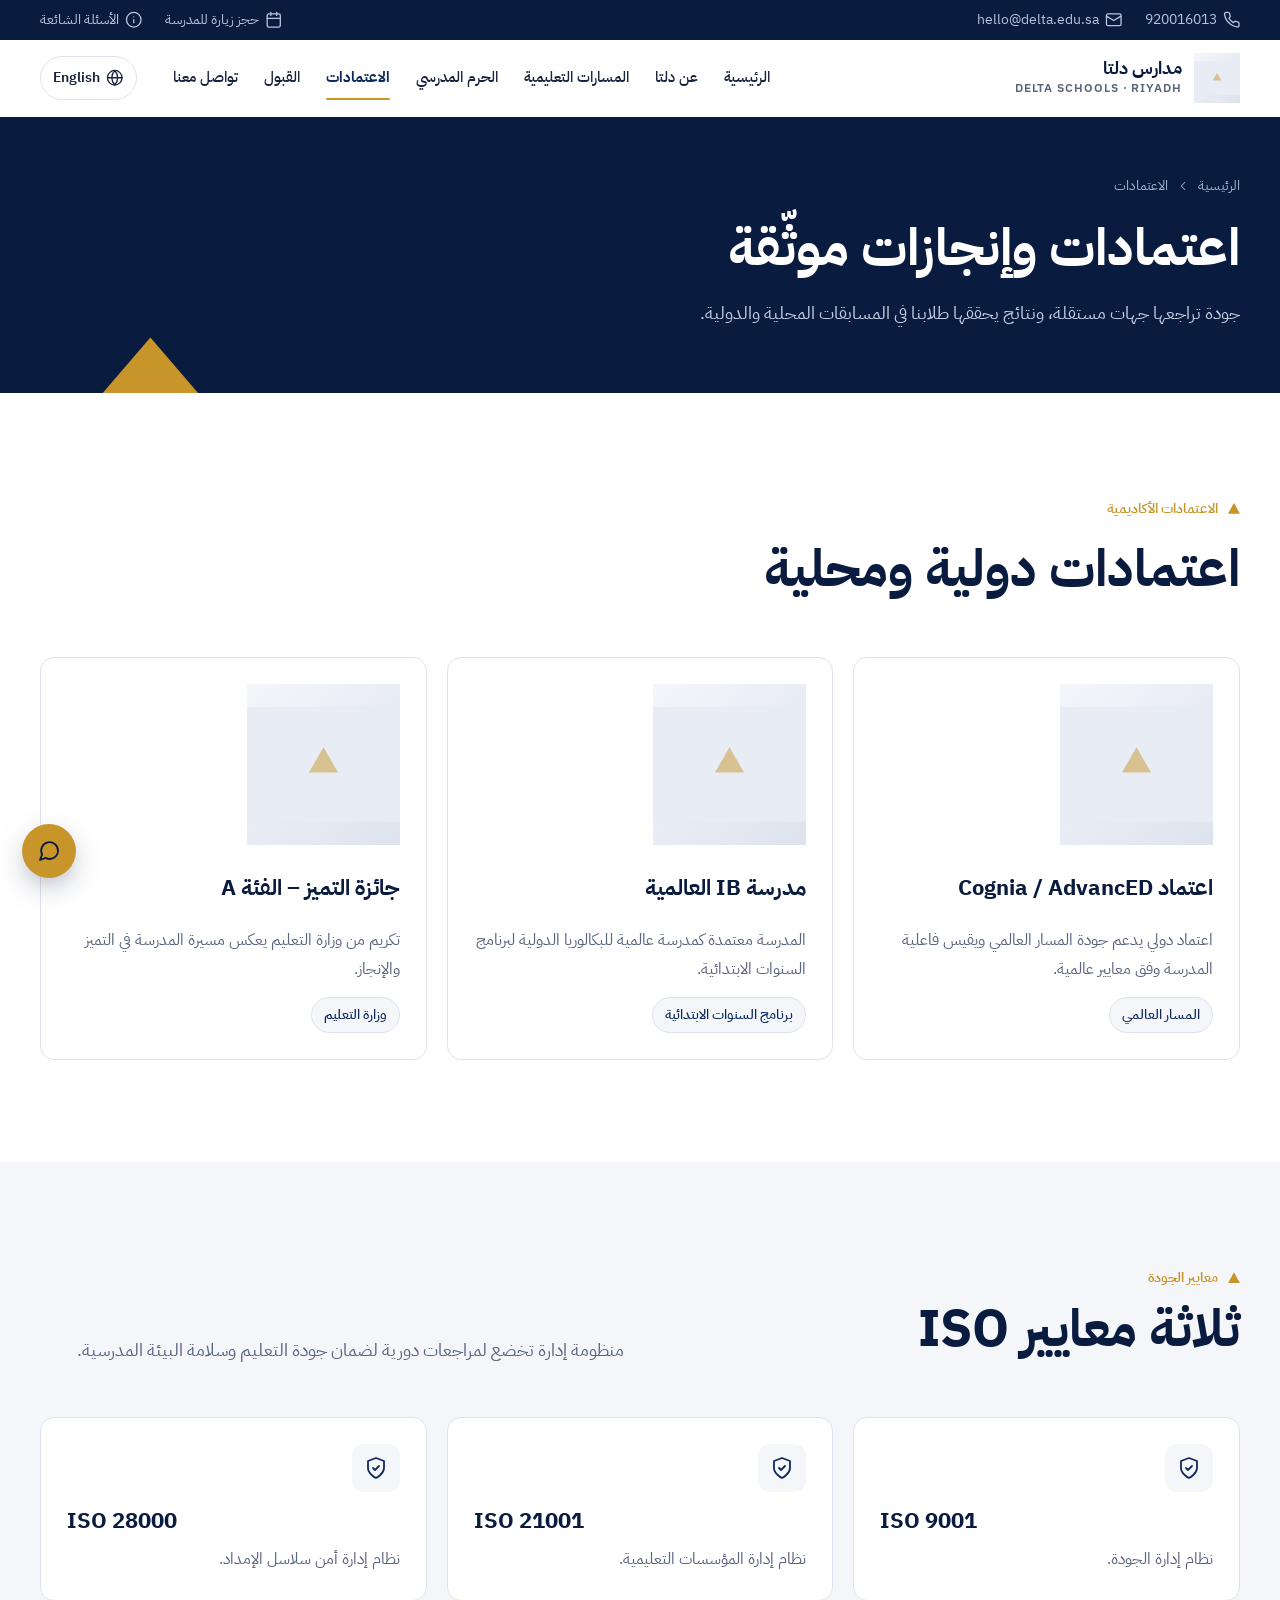
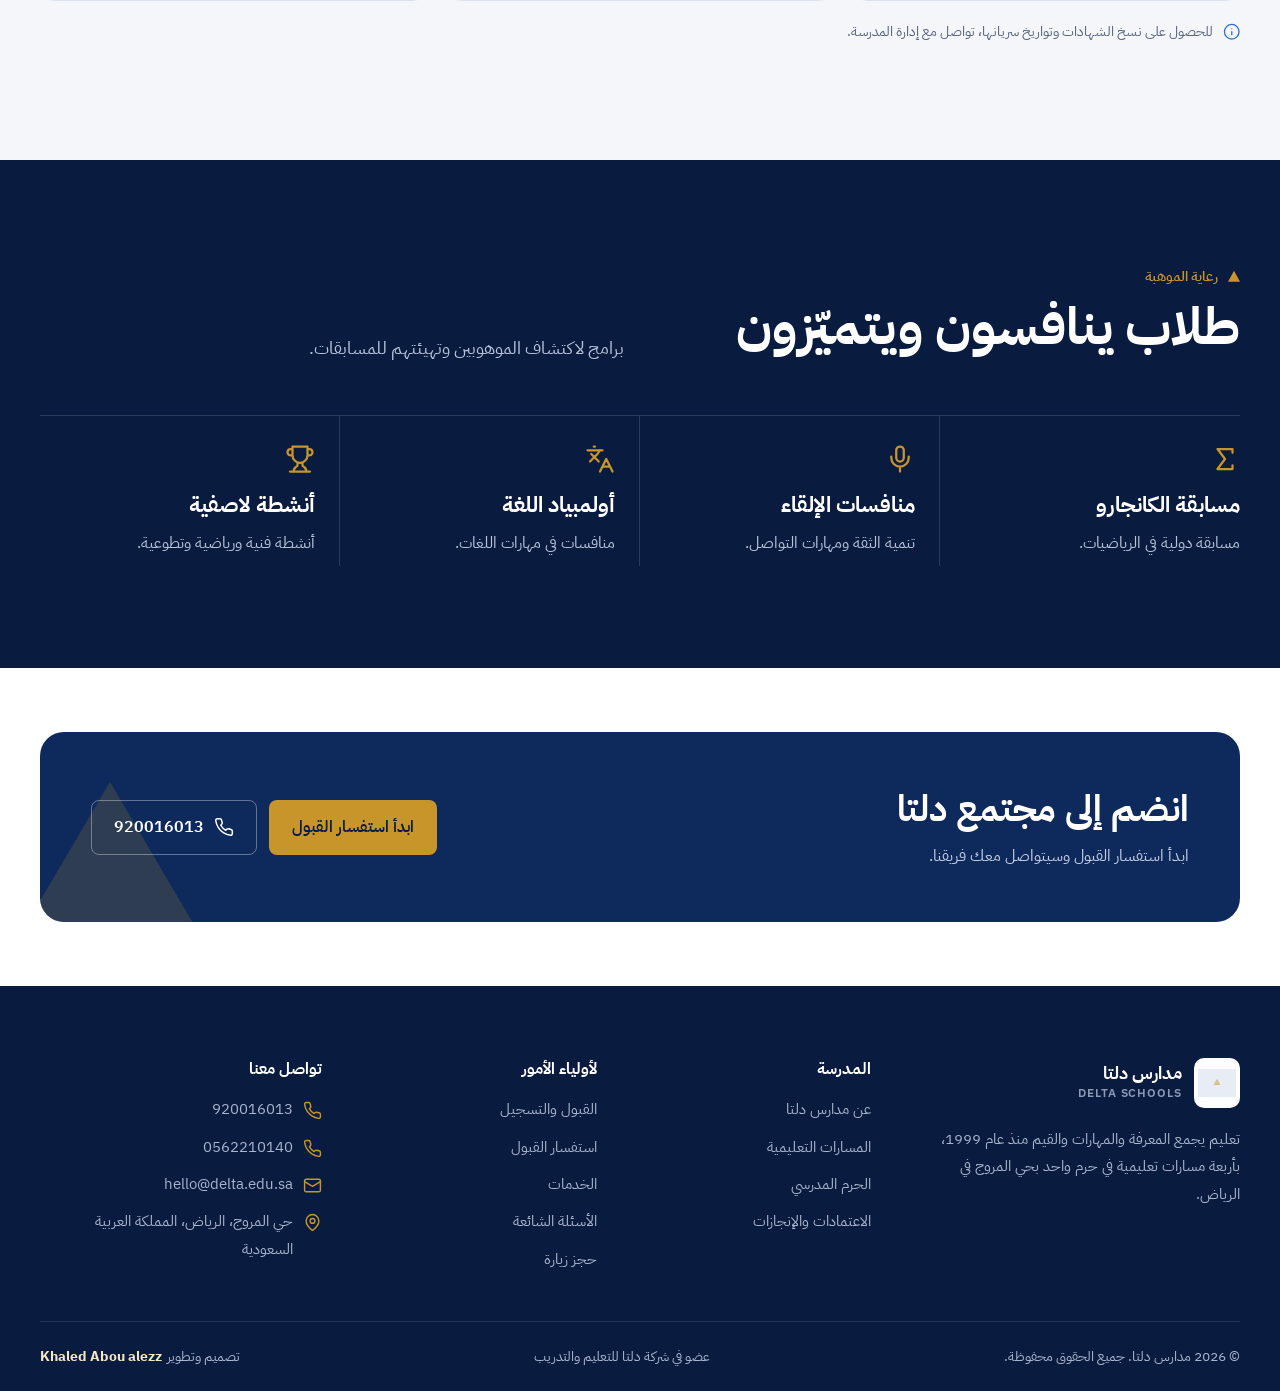
<file: achievements.html>
<!DOCTYPE html>
<html lang="ar" dir="rtl" class="no-js">
<head>
<meta charset="UTF-8">
<meta name="viewport" content="width=device-width, initial-scale=1">
<script>(function(){var d=document.documentElement,l;d.className='js';try{l=localStorage.getItem('delta-lang')}catch(e){}if(l==='en'){d.lang='en';d.dir='ltr'}})();</script>
<title>الاعتمادات والإنجازات | مدارس دلتا</title>
<meta name="description" content="اعتمادات مدارس دلتا: Cognia، وIB PYP، وجائزة التميز الفئة A من وزارة التعليم، ومعايير ISO 9001 و21001 و28000.">
<meta name="theme-color" content="#091B3E">
<link rel="canonical" href="https://delta.edu.sa/achievements.html">
<link rel="alternate" hreflang="ar" href="https://delta.edu.sa/achievements.html">
<meta property="og:type" content="website">
<meta property="og:site_name" content="مدارس دلتا — Delta Schools">
<meta property="og:title" content="الاعتمادات والإنجازات | مدارس دلتا">
<meta property="og:description" content="اعتمادات مدارس دلتا: Cognia، وIB PYP، وجائزة التميز الفئة A من وزارة التعليم، ومعايير ISO 9001 و21001 و28000.">
<meta property="og:image" content="https://static.wixstatic.com/media/fee09b_4d1d44e12b1a48ea84af9eef6e4ddddc~mv2.jpg/v1/fill/w_1400,h_900,al_c,q_85,enc_auto/Delta%20Schools%20Campus.jpg">
<meta property="og:locale" content="ar_SA">
<meta property="og:locale:alternate" content="en_US">
<meta name="twitter:card" content="summary_large_image">
<link rel="icon" href="assets/favicon.svg" type="image/svg+xml">
<link rel="manifest" href="site.webmanifest">
<link rel="preconnect" href="https://fonts.googleapis.com">
<link rel="preconnect" href="https://fonts.gstatic.com" crossorigin>
<link rel="preconnect" href="https://static.wixstatic.com">
<link rel="stylesheet" href="css/style.css">
</head>
<body data-title-ar="الاعتمادات والإنجازات" data-title-en="Accreditation">
<svg width="0" height="0" style="position:absolute" aria-hidden="true"><symbol id="i-phone" viewBox="0 0 24 24"><path d="M22 16.9v3a2 2 0 0 1-2.2 2 19.8 19.8 0 0 1-8.6-3.1 19.5 19.5 0 0 1-6-6A19.8 19.8 0 0 1 2.1 4.2 2 2 0 0 1 4.1 2h3a2 2 0 0 1 2 1.7c.1 1 .4 1.9.7 2.8a2 2 0 0 1-.5 2.1L8.1 9.9a16 16 0 0 0 6 6l1.3-1.3a2 2 0 0 1 2.1-.4c.9.3 1.8.6 2.8.7a2 2 0 0 1 1.7 2z"/></symbol><symbol id="i-mail" viewBox="0 0 24 24"><rect x="2" y="4" width="20" height="16" rx="2"/><path d="m22 7-10 6L2 7"/></symbol><symbol id="i-pin" viewBox="0 0 24 24"><path d="M20 10c0 6-8 12-8 12s-8-6-8-12a8 8 0 0 1 16 0Z"/><circle cx="12" cy="10" r="3"/></symbol><symbol id="i-clock" viewBox="0 0 24 24"><circle cx="12" cy="12" r="10"/><path d="M12 6v6l4 2"/></symbol><symbol id="i-arrow" viewBox="0 0 24 24"><path d="M5 12h14M13 6l6 6-6 6"/></symbol><symbol id="i-chev" viewBox="0 0 24 24"><path d="m9 6 6 6-6 6"/></symbol><symbol id="i-menu" viewBox="0 0 24 24"><path d="M4 7h16M4 12h16M4 17h10"/></symbol><symbol id="i-close" viewBox="0 0 24 24"><path d="M18 6 6 18M6 6l12 12"/></symbol><symbol id="i-plus" viewBox="0 0 24 24"><path d="M12 5v14M5 12h14"/></symbol><symbol id="i-globe" viewBox="0 0 24 24"><circle cx="12" cy="12" r="10"/><path d="M2 12h20M12 2a15 15 0 0 1 4 10 15 15 0 0 1-4 10 15 15 0 0 1-4-10 15 15 0 0 1 4-10z"/></symbol><symbol id="i-users" viewBox="0 0 24 24"><path d="M16 21v-2a4 4 0 0 0-4-4H6a4 4 0 0 0-4 4v2"/><circle cx="9" cy="7" r="4"/><path d="M22 21v-2a4 4 0 0 0-3-3.9M16 3.1a4 4 0 0 1 0 7.8"/></symbol><symbol id="i-heart" viewBox="0 0 24 24"><path d="M19 14c1.5-1.5 3-3.2 3-5.5A5.5 5.5 0 0 0 16.5 3c-1.8 0-3 .5-4.5 2-1.5-1.5-2.7-2-4.5-2A5.5 5.5 0 0 0 2 8.5c0 2.3 1.5 4 3 5.5l7 7Z"/></symbol><symbol id="i-shield" viewBox="0 0 24 24"><path d="M12 22s8-4 8-10V5l-8-3-8 3v7c0 6 8 10 8 10z"/><path d="m9 12 2 2 4-4"/></symbol><symbol id="i-award" viewBox="0 0 24 24"><circle cx="12" cy="8" r="6"/><path d="M15.5 12.9 17 22l-5-3-5 3 1.5-9.1"/></symbol><symbol id="i-bulb" viewBox="0 0 24 24"><path d="M9 18h6M10 22h4M12 2a7 7 0 0 0-4 12.7V16h8v-1.3A7 7 0 0 0 12 2z"/></symbol><symbol id="i-book" viewBox="0 0 24 24"><path d="M2 4h7a3 3 0 0 1 3 3v14a2 2 0 0 0-2-2H2zM22 4h-7a3 3 0 0 0-3 3v14a2 2 0 0 1 2-2h8z"/></symbol><symbol id="i-flask" viewBox="0 0 24 24"><path d="M9 3h6M10 3v6l-5.5 9.5a2 2 0 0 0 1.7 3h11.6a2 2 0 0 0 1.7-3L14 9V3M7 15h10"/></symbol><symbol id="i-cpu" viewBox="0 0 24 24"><rect x="5" y="5" width="14" height="14" rx="2"/><rect x="9" y="9" width="6" height="6"/><path d="M9 2v3M15 2v3M9 19v3M15 19v3M2 9h3M2 15h3M19 9h3M19 15h3"/></symbol><symbol id="i-monitor" viewBox="0 0 24 24"><rect x="2" y="3" width="20" height="14" rx="2"/><path d="M8 21h8M12 17v4"/></symbol><symbol id="i-music" viewBox="0 0 24 24"><path d="M9 18V5l12-2v13"/><circle cx="6" cy="18" r="3"/><circle cx="18" cy="16" r="3"/></symbol><symbol id="i-palette" viewBox="0 0 24 24"><circle cx="13.5" cy="6.5" r="1"/><circle cx="17.5" cy="10.5" r="1"/><circle cx="8.5" cy="7.5" r="1"/><circle cx="6.5" cy="12.5" r="1"/><path d="M12 2a10 10 0 0 0 0 20c.9 0 1.6-.7 1.6-1.7 0-.4-.2-.8-.4-1.1-.3-.3-.4-.7-.4-1.1 0-.9.7-1.7 1.7-1.7h2a5.5 5.5 0 0 0 5.5-5.5C22 6 17.5 2 12 2z"/></symbol><symbol id="i-stage" viewBox="0 0 24 24"><path d="M2 3h20v4a6 6 0 0 1-6 6 6 6 0 0 1-4-1.5A6 6 0 0 1 8 13a6 6 0 0 1-6-6z"/><path d="M6 21v-5M18 21v-5M12 21v-6"/></symbol><symbol id="i-ball" viewBox="0 0 24 24"><circle cx="12" cy="12" r="10"/><path d="M4.9 4.9c4 4 4 10.2 0 14.2M19.1 4.9c-4 4-4 10.2 0 14.2"/></symbol><symbol id="i-library" viewBox="0 0 24 24"><path d="m16 6 4 14M12 6v14M8 8v12M4 4v16"/></symbol><symbol id="i-chat" viewBox="0 0 24 24"><path d="M21 11.5a8.4 8.4 0 0 1-12.4 7.4L3 21l2.1-5.6A8.4 8.4 0 1 1 21 11.5z"/></symbol><symbol id="i-search" viewBox="0 0 24 24"><circle cx="11" cy="11" r="8"/><path d="m21 21-4.3-4.3"/></symbol><symbol id="i-calendar" viewBox="0 0 24 24"><rect x="3" y="4" width="18" height="18" rx="2"/><path d="M16 2v4M8 2v4M3 10h18"/></symbol><symbol id="i-compass" viewBox="0 0 24 24"><circle cx="12" cy="12" r="10"/><path d="m16.2 7.8-2.1 6.3-6.3 2.1 2.1-6.3z"/></symbol><symbol id="i-check" viewBox="0 0 24 24"><path d="M22 11.1V12a10 10 0 1 1-5.9-9.1"/><path d="m22 4-10 10-3-3"/></symbol><symbol id="i-info" viewBox="0 0 24 24"><circle cx="12" cy="12" r="10"/><path d="M12 16v-4M12 8h.01"/></symbol><symbol id="i-user" viewBox="0 0 24 24"><circle cx="12" cy="8" r="4"/><path d="M4 21a8 8 0 0 1 16 0"/></symbol><symbol id="i-lang" viewBox="0 0 24 24"><path d="m5 8 6 6M4 14l6-6 2-3M2 5h12M7 2h1M22 22l-5-10-5 10M14 18h6"/></symbol><symbol id="i-up" viewBox="0 0 24 24"><path d="M12 19V5M5 12l7-7 7 7"/></symbol><symbol id="i-copy" viewBox="0 0 24 24"><rect x="9" y="9" width="13" height="13" rx="2"/><path d="M5 15H4a2 2 0 0 1-2-2V4a2 2 0 0 1 2-2h9a2 2 0 0 1 2 2v1"/></symbol><symbol id="i-building" viewBox="0 0 24 24"><rect x="4" y="2" width="16" height="20" rx="2"/><path d="M9 22v-4h6v4M8 6h.01M12 6h.01M16 6h.01M8 10h.01M12 10h.01M16 10h.01M8 14h.01M12 14h.01M16 14h.01"/></symbol><symbol id="i-trophy" viewBox="0 0 24 24"><path d="M6 9H4.5a2.5 2.5 0 0 1 0-5H6M18 9h1.5a2.5 2.5 0 0 0 0-5H18M4 22h16M10 14.7V17c0 .6-.5 1-1 1.2C7.9 18.8 7 20.2 7 22M14 14.7V17c0 .6.5 1 1 1.2 1.1.6 2 2 2 3.8M18 2H6v7a6 6 0 0 0 12 0z"/></symbol><symbol id="i-speech" viewBox="0 0 24 24"><path d="M12 18.5a6.5 6.5 0 1 0 0-13 6.5 6.5 0 0 0 0 13z"/><path d="M12 2v3M12 19v3M2 12h3M19 12h3"/></symbol><symbol id="i-mic" viewBox="0 0 24 24"><rect x="9" y="2" width="6" height="12" rx="3"/><path d="M19 10v1a7 7 0 0 1-14 0v-1M12 18v4"/></symbol><symbol id="i-sigma" viewBox="0 0 24 24"><path d="M18 7V4H6l6 8-6 8h12v-3"/></symbol></svg>
<a class="skip-link" href="#main"><span data-en="Skip to content">تخطَّ إلى المحتوى</span></a>
<div class="progress" aria-hidden="true"></div>
<div class="utility">
  <div class="wrap">
    <div class="utility__group">
      <a href="tel:920016013"><svg class="icon" aria-hidden="true" focusable="false"><use href="#i-phone"/></svg><span class="ltr">920016013</span></a>
      <a href="mailto:hello@delta.edu.sa"><svg class="icon" aria-hidden="true" focusable="false"><use href="#i-mail"/></svg><span class="ltr">hello@delta.edu.sa</span></a>
    </div>
    <div class="utility__group utility__group--secondary">
      <a href="contact.html#form"><svg class="icon" aria-hidden="true" focusable="false"><use href="#i-calendar"/></svg><span data-en="Book a school visit">حجز زيارة للمدرسة</span></a>
      <a href="admissions.html#faq"><svg class="icon" aria-hidden="true" focusable="false"><use href="#i-info"/></svg><span data-en="FAQs">الأسئلة الشائعة</span></a>
    </div>
  </div>
</div>
<header class="site-header">
  <div class="wrap nav">
    <a class="brand" href="index.html" aria-label="مدارس دلتا — الصفحة الرئيسية" data-aria-en="Delta Schools — home">
      <img src="https://static.wixstatic.com/media/fee09b_5ec6fd049f6c42298e537bdbe2b56ba6~mv2.png/v1/crop/x_44,y_0,w_568,h_615/fill/w_116,h_126,al_c,q_85,enc_auto/delta%20logo.png" width="116" height="126" alt="شعار مدارس دلتا" data-alt-en="Delta Schools logo" fetchpriority="high" decoding="async">
      <span><b data-en="Delta Schools">مدارس دلتا</b><small>DELTA SCHOOLS · RIYADH</small></span>
    </a>
    <nav class="menu" aria-label="القائمة الرئيسية" data-aria-en="Main navigation"><a href="index.html"><span data-en="Home">الرئيسية</span></a><a href="about.html"><span data-en="About">عن دلتا</span></a><a href="programs.html"><span data-en="Pathways">المسارات التعليمية</span></a><a href="campus.html"><span data-en="Campus">الحرم المدرسي</span></a><a href="achievements.html" aria-current=page><span data-en="Accreditation">الاعتمادات</span></a><a href="admissions.html"><span data-en="Admissions">القبول</span></a><a href="contact.html"><span data-en="Contact">تواصل معنا</span></a></nav>
    <div class="nav__actions">
      <button class="lang" type="button"><svg class="icon" aria-hidden="true" focusable="false"><use href="#i-globe"/></svg><span><span data-en="العربية">English</span></span></button>
      <button class="burger" type="button" aria-controls="drawer" aria-expanded="false" aria-label="فتح القائمة" data-aria-en="Open menu"><svg class="icon" aria-hidden="true" focusable="false"><use href="#i-menu"/></svg></button>
    </div>
  </div>
</header>
<div class="drawer" id="drawer" aria-hidden="true">
  <div class="drawer__scrim" data-close-drawer></div>
  <div class="drawer__panel" role="dialog" aria-modal="true" aria-label="القائمة" data-aria-en="Menu">
    <div class="drawer__top">
      <a class="brand" href="index.html"><img src="https://static.wixstatic.com/media/fee09b_5ec6fd049f6c42298e537bdbe2b56ba6~mv2.png/v1/crop/x_44,y_0,w_568,h_615/fill/w_116,h_126,al_c,q_85,enc_auto/delta%20logo.png" width="116" height="126" alt="شعار مدارس دلتا" data-alt-en="Delta Schools logo" loading="lazy" decoding="async"><span><b data-en="Delta Schools">مدارس دلتا</b></span></a>
      <button class="burger" style="display:inline-flex" type="button" data-close-drawer aria-label="إغلاق القائمة" data-aria-en="Close menu"><svg class="icon" aria-hidden="true" focusable="false"><use href="#i-close"/></svg></button>
    </div>
    <nav aria-label="قائمة الجوال" data-aria-en="Mobile navigation"><a href="index.html"><span data-en="Home">الرئيسية</span><svg class="icon flip" aria-hidden="true" focusable="false"><use href="#i-chev"/></svg></a><a href="about.html"><span data-en="About">عن دلتا</span><svg class="icon flip" aria-hidden="true" focusable="false"><use href="#i-chev"/></svg></a><a href="programs.html"><span data-en="Pathways">المسارات التعليمية</span><svg class="icon flip" aria-hidden="true" focusable="false"><use href="#i-chev"/></svg></a><a href="campus.html"><span data-en="Campus">الحرم المدرسي</span><svg class="icon flip" aria-hidden="true" focusable="false"><use href="#i-chev"/></svg></a><a href="achievements.html" aria-current=page><span data-en="Accreditation">الاعتمادات</span><svg class="icon flip" aria-hidden="true" focusable="false"><use href="#i-chev"/></svg></a><a href="admissions.html"><span data-en="Admissions">القبول</span><svg class="icon flip" aria-hidden="true" focusable="false"><use href="#i-chev"/></svg></a><a href="contact.html"><span data-en="Contact">تواصل معنا</span><svg class="icon flip" aria-hidden="true" focusable="false"><use href="#i-chev"/></svg></a></nav>
    <a class="btn btn--gold" href="admissions.html#enquiry" style="margin-top:20px"><span data-en="Start an admission enquiry">ابدأ استفسار القبول</span></a>
    <button class="lang" type="button" style="justify-content:center;min-height:44px"><svg class="icon" aria-hidden="true" focusable="false"><use href="#i-globe"/></svg><span><span data-en="العربية">English</span></span></button>
    <div class="drawer__contact">
      <a href="tel:920016013"><svg class="icon" aria-hidden="true" focusable="false"><use href="#i-phone"/></svg><span class="ltr">920016013</span></a>
      <a href="mailto:hello@delta.edu.sa"><svg class="icon" aria-hidden="true" focusable="false"><use href="#i-mail"/></svg><span class="ltr">hello@delta.edu.sa</span></a>
    </div>
  </div>
</div>
<main id="main" tabindex="-1">
<section class="page-hero" style="--bg:url('https://static.wixstatic.com/media/6c3dbe_663fcee8be14433596d229872652a3a3~mv2.png/v1/fill/w_960,h_600,al_c,q_85,enc_auto/gate.png')">
  <div class="wrap">
    <nav class="crumbs" aria-label="مسار التنقل" data-aria-en="Breadcrumb"><a href="index.html"><span data-en="Home">الرئيسية</span></a><svg class="icon flip" aria-hidden="true" focusable="false"><use href="#i-chev"/></svg><span aria-current="page"><span data-en="Accreditation">الاعتمادات</span></span></nav>
    <h1 data-en="Recognised accreditation and achievement">اعتمادات وإنجازات موثّقة</h1>
    <p data-en="Quality reviewed by independent bodies, and results our students achieve in national and international competitions.">جودة تراجعها جهات مستقلة، ونتائج يحققها طلابنا في المسابقات المحلية والدولية.</p>
  </div>
</section>
<section class="band">
  <div class="wrap">
    <div class="head"><span class="kicker" data-en="Academic accreditation">الاعتمادات الأكاديمية</span><h2 data-en="International and national accreditation">اعتمادات دولية ومحلية</h2></div>
    <div class="grid grid-3"><article class="card" style="display:grid;gap:14px;justify-items:start"><img src="https://static.wixstatic.com/media/fee09b_f9e6851e3a554ce7acf507d9a2571810~mv2.png/v1/fill/w_153,h_161,al_c,q_85,enc_auto/cognia_edited.png" width="153" height="161" alt="Cognia" data-alt-en="Cognia" loading="lazy" decoding="async"><h3 data-en="Cognia / AdvancED accreditation">اعتماد Cognia / AdvancED</h3><p data-en="International accreditation of the International Pathway, measuring school effectiveness against global standards.">اعتماد دولي يدعم جودة المسار العالمي ويقيس فاعلية المدرسة وفق معايير عالمية.</p><span class="chip" data-en="International Pathway">المسار العالمي</span></article><article class="card" style="display:grid;gap:14px;justify-items:start"><img src="https://static.wixstatic.com/media/6c3dbe_b1295c3e0e1d420ca00374d72d7a4627~mv2.png/v1/crop/x_65,y_0,w_2480,h_2610/fill/w_153,h_161,al_c,q_85,enc_auto/ib.png" width="153" height="161" alt="IB PYP" data-alt-en="IB PYP" loading="lazy" decoding="async"><h3 data-en="IB World School">مدرسة IB العالمية</h3><p data-en="The school is authorised as an IB World School for the Primary Years Programme.">المدرسة معتمدة كمدرسة عالمية للبكالوريا الدولية لبرنامج السنوات الابتدائية.</p><span class="chip" data-en="Primary Years Programme">برنامج السنوات الابتدائية</span></article><article class="card" style="display:grid;gap:14px;justify-items:start"><img src="https://static.wixstatic.com/media/fee09b_9a1827d6d9ce4d1193aa29c4fd4e00a2~mv2.png/v1/crop/x_0,y_76,w_420,h_443/fill/w_153,h_161,al_c,q_85,enc_auto/award.png" width="153" height="161" alt="جائزة التميز" data-alt-en="Excellence Award" loading="lazy" decoding="async"><h3 data-en="Excellence Award — Class A">جائزة التميز – الفئة A</h3><p data-en="Recognition from the Ministry of Education reflecting the school&#x27;s record of excellence.">تكريم من وزارة التعليم يعكس مسيرة المدرسة في التميز والإنجاز.</p><span class="chip" data-en="Ministry of Education">وزارة التعليم</span></article></div>
  </div>
</section>
<section class="band band--paper">
  <div class="wrap">
    <div class="head head--split"><div><span class="kicker" data-en="Quality standards">معايير الجودة</span><h2 data-en="Three ISO standards">ثلاثة معايير ISO</h2></div><p data-en="A management system reviewed regularly to assure the quality of education and the safety of the school environment.">منظومة إدارة تخضع لمراجعات دورية لضمان جودة التعليم وسلامة البيئة المدرسية.</p></div>
    <div class="grid grid-3"><div class="card"><div class="icon-badge"><svg class="icon" aria-hidden="true" focusable="false"><use href="#i-shield"/></svg></div><h3 class="ltr" style="text-align:start">ISO 9001</h3><p data-en="Quality management systems.">نظام إدارة الجودة.</p></div><div class="card"><div class="icon-badge"><svg class="icon" aria-hidden="true" focusable="false"><use href="#i-shield"/></svg></div><h3 class="ltr" style="text-align:start">ISO 21001</h3><p data-en="Management systems for educational organisations.">نظام إدارة المؤسسات التعليمية.</p></div><div class="card"><div class="icon-badge"><svg class="icon" aria-hidden="true" focusable="false"><use href="#i-shield"/></svg></div><h3 class="ltr" style="text-align:start">ISO 28000</h3><p data-en="Security management for the supply chain.">نظام إدارة أمن سلاسل الإمداد.</p></div></div>
    <p class="form-note"><svg class="icon" aria-hidden="true" focusable="false"><use href="#i-info"/></svg><span data-en="For certificate copies and validity dates, please contact the school administration.">للحصول على نسخ الشهادات وتواريخ سريانها، تواصل مع إدارة المدرسة.</span></p>
  </div>
</section>
<section class="band band--navy">
  <div class="wrap">
    <div class="head head--split"><div><span class="kicker" data-en="Talent">رعاية الموهبة</span><h2 data-en="Students who compete and excel">طلاب ينافسون ويتميّزون</h2></div><p data-en="Programmes that discover talent and prepare students for competition.">برامج لاكتشاف الموهوبين وتهيئتهم للمسابقات.</p></div>
    <div class="pillars">
      <div class="pillar"><svg class="icon" aria-hidden="true" focusable="false"><use href="#i-sigma"/></svg><h3 data-en="Kangaroo Mathematics">مسابقة الكانجارو</h3><p data-en="An international mathematics competition.">مسابقة دولية في الرياضيات.</p></div>
      <div class="pillar"><svg class="icon" aria-hidden="true" focusable="false"><use href="#i-mic"/></svg><h3 data-en="Public speaking">منافسات الإلقاء</h3><p data-en="Building confidence and communication skills.">تنمية الثقة ومهارات التواصل.</p></div>
      <div class="pillar"><svg class="icon" aria-hidden="true" focusable="false"><use href="#i-lang"/></svg><h3 data-en="Language olympiads">أولمبياد اللغة</h3><p data-en="Competitions in language skills.">منافسات في مهارات اللغات.</p></div>
      <div class="pillar"><svg class="icon" aria-hidden="true" focusable="false"><use href="#i-trophy"/></svg><h3 data-en="Extracurriculars">أنشطة لاصفية</h3><p data-en="Arts, sports and volunteering.">أنشطة فنية ورياضية وتطوعية.</p></div>
    </div>
  </div>
</section>
<section class="band band--tight"><div class="wrap"><div class="cta">
  <div><h2 data-en="Join the Delta community">انضم إلى مجتمع دلتا</h2><p data-en="Start an admission enquiry and our team will be in touch.">ابدأ استفسار القبول وسيتواصل معك فريقنا.</p></div>
  <div class="btns"><a class="btn btn--gold" href="admissions.html#enquiry"><span data-en="Start an admission enquiry">ابدأ استفسار القبول</span></a><a class="btn btn--ghost" href="tel:920016013"><svg class="icon" aria-hidden="true" focusable="false"><use href="#i-phone"/></svg><span class="ltr">920016013</span></a></div>
</div></div></section>
</main>
<footer class="footer">
  <div class="wrap">
    <div class="footer__grid">
      <div class="footer__about">
        <a class="brand" href="index.html"><img src="https://static.wixstatic.com/media/fee09b_5ec6fd049f6c42298e537bdbe2b56ba6~mv2.png/v1/crop/x_44,y_0,w_568,h_615/fill/w_116,h_126,al_c,q_85,enc_auto/delta%20logo.png" width="116" height="126" alt="شعار مدارس دلتا" data-alt-en="Delta Schools logo" loading="lazy" decoding="async"><span><b data-en="Delta Schools">مدارس دلتا</b><small>DELTA SCHOOLS</small></span></a>
        <p data-en="Learning that brings together knowledge, skills and values since 1999 — four pathways on one campus in Al Muruj, Riyadh.">تعليم يجمع المعرفة والمهارات والقيم منذ عام 1999، بأربعة مسارات تعليمية في حرم واحد بحي المروج في الرياض.</p>
      </div>
      <div>
        <h2 data-en="The school">المدرسة</h2>
        <ul><li><a href="about.html"><span data-en="About Delta">عن مدارس دلتا</span></a></li><li><a href="programs.html"><span data-en="Pathways">المسارات التعليمية</span></a></li><li><a href="campus.html"><span data-en="Campus">الحرم المدرسي</span></a></li><li><a href="achievements.html"><span data-en="Accreditation">الاعتمادات والإنجازات</span></a></li></ul>
      </div>
      <div>
        <h2 data-en="For parents">لأولياء الأمور</h2>
        <ul><li><a href="admissions.html"><span data-en="Admissions">القبول والتسجيل</span></a></li><li><a href="admissions.html#enquiry"><span data-en="Admission enquiry">استفسار القبول</span></a></li><li><a href="admissions.html#services"><span data-en="Services">الخدمات</span></a></li><li><a href="admissions.html#faq"><span data-en="FAQs">الأسئلة الشائعة</span></a></li><li><a href="contact.html#form"><span data-en="Book a visit">حجز زيارة</span></a></li></ul>
      </div>
      <div>
        <h2 data-en="Get in touch">تواصل معنا</h2>
        <ul>
          <li><svg class="icon" aria-hidden="true" focusable="false"><use href="#i-phone"/></svg><a class="ltr" href="tel:920016013">920016013</a></li>
          <li><svg class="icon" aria-hidden="true" focusable="false"><use href="#i-phone"/></svg><a class="ltr" href="tel:0562210140">0562210140</a></li>
          <li><svg class="icon" aria-hidden="true" focusable="false"><use href="#i-mail"/></svg><a class="ltr" href="mailto:hello@delta.edu.sa">hello@delta.edu.sa</a></li>
          <li><svg class="icon" aria-hidden="true" focusable="false"><use href="#i-pin"/></svg><a href="https://www.google.com/maps/search/?api=1&query=Delta+Schools+Al+Muruj+Riyadh" target="_blank" rel="noopener"><span data-en="Al Muruj, Riyadh, Saudi Arabia">حي المروج، الرياض، المملكة العربية السعودية</span></a></li>
        </ul>
      </div>
    </div>
    <div class="footer__bottom">
      <span>© <span data-year>2026</span> <span data-en="Delta Schools. All rights reserved.">مدارس دلتا. جميع الحقوق محفوظة.</span></span>
      <span data-en="A member of Delta Learning &amp; Training LLC">عضو في شركة دلتا للتعليم والتدريب</span>
      <span class="footer__credit"><span data-en="Designed &amp; Developed by">تصميم وتطوير</span> <strong dir="ltr">Khaled Abou alezz</strong></span>
    </div>
  </div>
</footer>
<div class="quick">
  <div class="quick__list" id="quickList">
    <a href="tel:920016013"><svg class="icon" aria-hidden="true" focusable="false"><use href="#i-phone"/></svg><span data-en="Call the school">اتصل بالمدرسة</span></a>
    <a href="https://wa.me/966562210140" target="_blank" rel="noopener"><svg class="icon" aria-hidden="true" focusable="false"><use href="#i-chat"/></svg><span data-en="WhatsApp">واتساب</span></a>
    <a href="mailto:hello@delta.edu.sa"><svg class="icon" aria-hidden="true" focusable="false"><use href="#i-mail"/></svg><span data-en="Email us">راسلنا بالبريد</span></a>
  </div>
  <button class="to-top" type="button" aria-label="العودة للأعلى" data-aria-en="Back to top"><svg class="icon" aria-hidden="true" focusable="false"><use href="#i-up"/></svg></button>
  <button class="quick__toggle" type="button" aria-expanded="false" aria-controls="quickList" aria-label="تواصل سريع" data-aria-en="Quick contact"><svg class="icon" aria-hidden="true" focusable="false"><use href="#i-chat"/></svg></button>
</div>
<script src="js/main.js" defer></script>
</body>
</html>
</file>
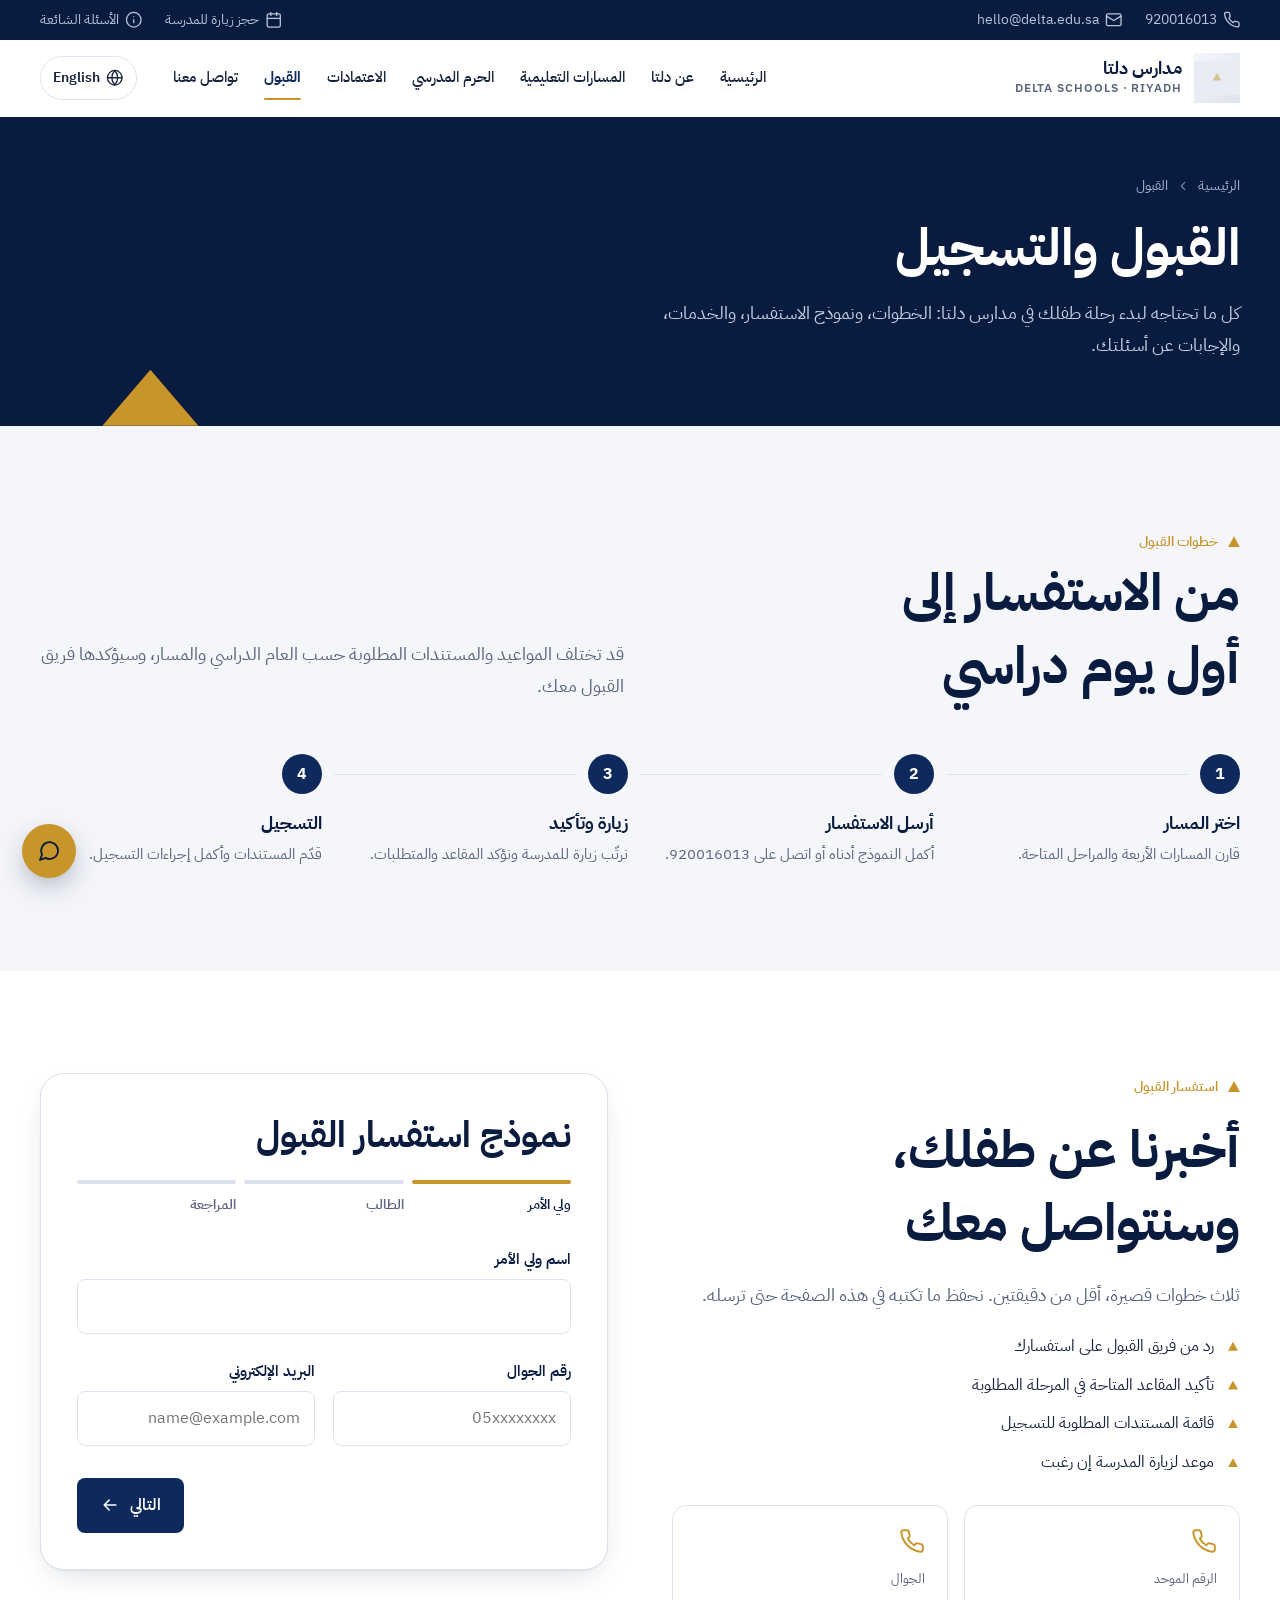
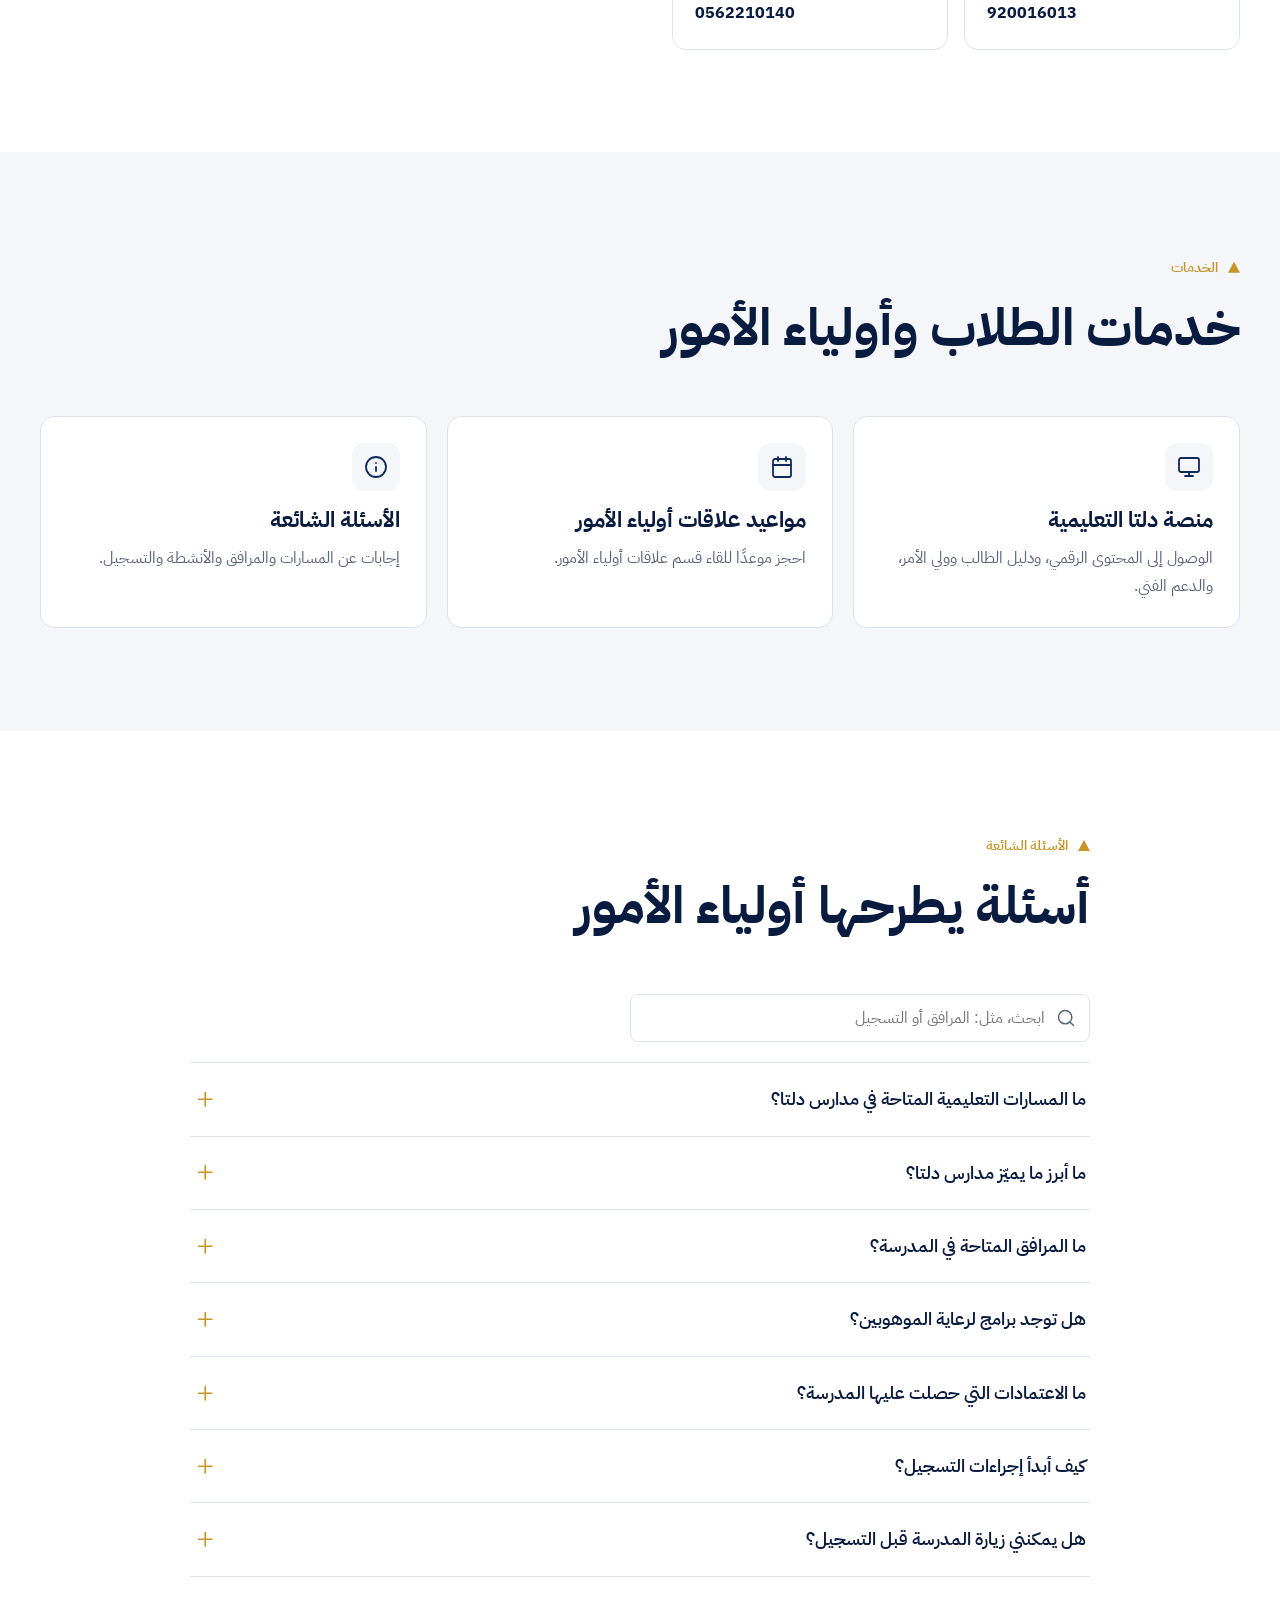
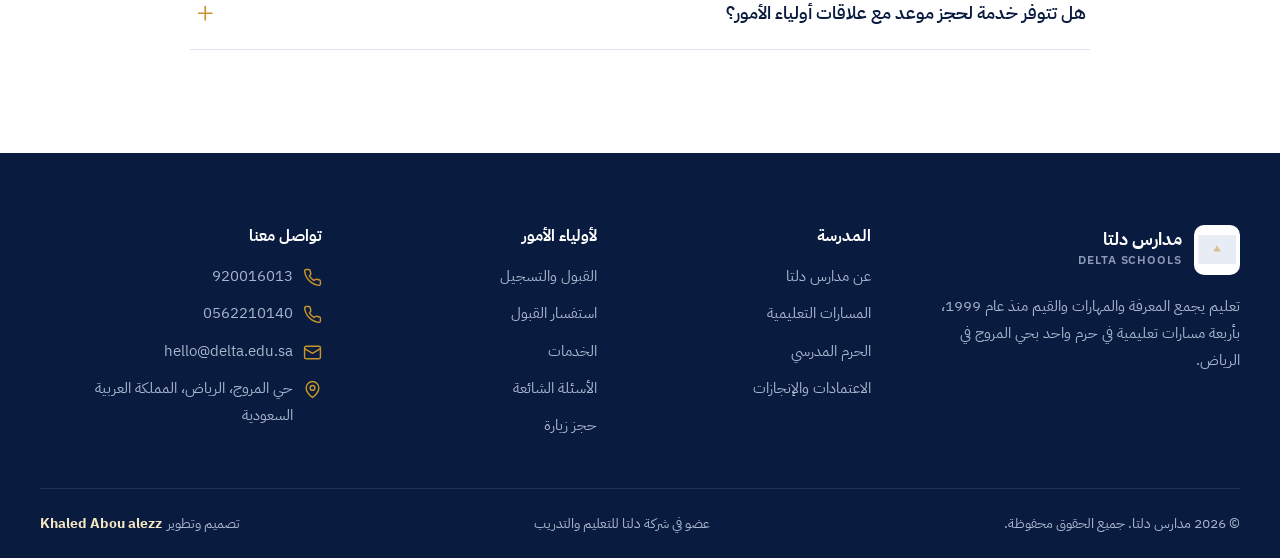
<file: admissions.html>
<!DOCTYPE html>
<html lang="ar" dir="rtl" class="no-js">
<head>
<meta charset="UTF-8">
<meta name="viewport" content="width=device-width, initial-scale=1">
<script>(function(){var d=document.documentElement,l;d.className='js';try{l=localStorage.getItem('delta-lang')}catch(e){}if(l==='en'){d.lang='en';d.dir='ltr'}})();</script>
<title>القبول والخدمات | مدارس دلتا</title>
<meta name="description" content="القبول والتسجيل في مدارس دلتا: خطوات القبول، ونموذج استفسار، وخدمات أولياء الأمور، والأسئلة الشائعة.">
<meta name="theme-color" content="#091B3E">
<link rel="canonical" href="https://delta.edu.sa/admissions.html">
<link rel="alternate" hreflang="ar" href="https://delta.edu.sa/admissions.html">
<meta property="og:type" content="website">
<meta property="og:site_name" content="مدارس دلتا — Delta Schools">
<meta property="og:title" content="القبول والخدمات | مدارس دلتا">
<meta property="og:description" content="القبول والتسجيل في مدارس دلتا: خطوات القبول، ونموذج استفسار، وخدمات أولياء الأمور، والأسئلة الشائعة.">
<meta property="og:image" content="https://static.wixstatic.com/media/fee09b_4d1d44e12b1a48ea84af9eef6e4ddddc~mv2.jpg/v1/fill/w_1400,h_900,al_c,q_85,enc_auto/Delta%20Schools%20Campus.jpg">
<meta property="og:locale" content="ar_SA">
<meta property="og:locale:alternate" content="en_US">
<meta name="twitter:card" content="summary_large_image">
<link rel="icon" href="assets/favicon.svg" type="image/svg+xml">
<link rel="manifest" href="site.webmanifest">
<link rel="preconnect" href="https://fonts.googleapis.com">
<link rel="preconnect" href="https://fonts.gstatic.com" crossorigin>
<link rel="preconnect" href="https://static.wixstatic.com">
<link rel="stylesheet" href="css/style.css">
</head>
<body data-title-ar="القبول والخدمات" data-title-en="Admissions">
<svg width="0" height="0" style="position:absolute" aria-hidden="true"><symbol id="i-phone" viewBox="0 0 24 24"><path d="M22 16.9v3a2 2 0 0 1-2.2 2 19.8 19.8 0 0 1-8.6-3.1 19.5 19.5 0 0 1-6-6A19.8 19.8 0 0 1 2.1 4.2 2 2 0 0 1 4.1 2h3a2 2 0 0 1 2 1.7c.1 1 .4 1.9.7 2.8a2 2 0 0 1-.5 2.1L8.1 9.9a16 16 0 0 0 6 6l1.3-1.3a2 2 0 0 1 2.1-.4c.9.3 1.8.6 2.8.7a2 2 0 0 1 1.7 2z"/></symbol><symbol id="i-mail" viewBox="0 0 24 24"><rect x="2" y="4" width="20" height="16" rx="2"/><path d="m22 7-10 6L2 7"/></symbol><symbol id="i-pin" viewBox="0 0 24 24"><path d="M20 10c0 6-8 12-8 12s-8-6-8-12a8 8 0 0 1 16 0Z"/><circle cx="12" cy="10" r="3"/></symbol><symbol id="i-clock" viewBox="0 0 24 24"><circle cx="12" cy="12" r="10"/><path d="M12 6v6l4 2"/></symbol><symbol id="i-arrow" viewBox="0 0 24 24"><path d="M5 12h14M13 6l6 6-6 6"/></symbol><symbol id="i-chev" viewBox="0 0 24 24"><path d="m9 6 6 6-6 6"/></symbol><symbol id="i-menu" viewBox="0 0 24 24"><path d="M4 7h16M4 12h16M4 17h10"/></symbol><symbol id="i-close" viewBox="0 0 24 24"><path d="M18 6 6 18M6 6l12 12"/></symbol><symbol id="i-plus" viewBox="0 0 24 24"><path d="M12 5v14M5 12h14"/></symbol><symbol id="i-globe" viewBox="0 0 24 24"><circle cx="12" cy="12" r="10"/><path d="M2 12h20M12 2a15 15 0 0 1 4 10 15 15 0 0 1-4 10 15 15 0 0 1-4-10 15 15 0 0 1 4-10z"/></symbol><symbol id="i-users" viewBox="0 0 24 24"><path d="M16 21v-2a4 4 0 0 0-4-4H6a4 4 0 0 0-4 4v2"/><circle cx="9" cy="7" r="4"/><path d="M22 21v-2a4 4 0 0 0-3-3.9M16 3.1a4 4 0 0 1 0 7.8"/></symbol><symbol id="i-heart" viewBox="0 0 24 24"><path d="M19 14c1.5-1.5 3-3.2 3-5.5A5.5 5.5 0 0 0 16.5 3c-1.8 0-3 .5-4.5 2-1.5-1.5-2.7-2-4.5-2A5.5 5.5 0 0 0 2 8.5c0 2.3 1.5 4 3 5.5l7 7Z"/></symbol><symbol id="i-shield" viewBox="0 0 24 24"><path d="M12 22s8-4 8-10V5l-8-3-8 3v7c0 6 8 10 8 10z"/><path d="m9 12 2 2 4-4"/></symbol><symbol id="i-award" viewBox="0 0 24 24"><circle cx="12" cy="8" r="6"/><path d="M15.5 12.9 17 22l-5-3-5 3 1.5-9.1"/></symbol><symbol id="i-bulb" viewBox="0 0 24 24"><path d="M9 18h6M10 22h4M12 2a7 7 0 0 0-4 12.7V16h8v-1.3A7 7 0 0 0 12 2z"/></symbol><symbol id="i-book" viewBox="0 0 24 24"><path d="M2 4h7a3 3 0 0 1 3 3v14a2 2 0 0 0-2-2H2zM22 4h-7a3 3 0 0 0-3 3v14a2 2 0 0 1 2-2h8z"/></symbol><symbol id="i-flask" viewBox="0 0 24 24"><path d="M9 3h6M10 3v6l-5.5 9.5a2 2 0 0 0 1.7 3h11.6a2 2 0 0 0 1.7-3L14 9V3M7 15h10"/></symbol><symbol id="i-cpu" viewBox="0 0 24 24"><rect x="5" y="5" width="14" height="14" rx="2"/><rect x="9" y="9" width="6" height="6"/><path d="M9 2v3M15 2v3M9 19v3M15 19v3M2 9h3M2 15h3M19 9h3M19 15h3"/></symbol><symbol id="i-monitor" viewBox="0 0 24 24"><rect x="2" y="3" width="20" height="14" rx="2"/><path d="M8 21h8M12 17v4"/></symbol><symbol id="i-music" viewBox="0 0 24 24"><path d="M9 18V5l12-2v13"/><circle cx="6" cy="18" r="3"/><circle cx="18" cy="16" r="3"/></symbol><symbol id="i-palette" viewBox="0 0 24 24"><circle cx="13.5" cy="6.5" r="1"/><circle cx="17.5" cy="10.5" r="1"/><circle cx="8.5" cy="7.5" r="1"/><circle cx="6.5" cy="12.5" r="1"/><path d="M12 2a10 10 0 0 0 0 20c.9 0 1.6-.7 1.6-1.7 0-.4-.2-.8-.4-1.1-.3-.3-.4-.7-.4-1.1 0-.9.7-1.7 1.7-1.7h2a5.5 5.5 0 0 0 5.5-5.5C22 6 17.5 2 12 2z"/></symbol><symbol id="i-stage" viewBox="0 0 24 24"><path d="M2 3h20v4a6 6 0 0 1-6 6 6 6 0 0 1-4-1.5A6 6 0 0 1 8 13a6 6 0 0 1-6-6z"/><path d="M6 21v-5M18 21v-5M12 21v-6"/></symbol><symbol id="i-ball" viewBox="0 0 24 24"><circle cx="12" cy="12" r="10"/><path d="M4.9 4.9c4 4 4 10.2 0 14.2M19.1 4.9c-4 4-4 10.2 0 14.2"/></symbol><symbol id="i-library" viewBox="0 0 24 24"><path d="m16 6 4 14M12 6v14M8 8v12M4 4v16"/></symbol><symbol id="i-chat" viewBox="0 0 24 24"><path d="M21 11.5a8.4 8.4 0 0 1-12.4 7.4L3 21l2.1-5.6A8.4 8.4 0 1 1 21 11.5z"/></symbol><symbol id="i-search" viewBox="0 0 24 24"><circle cx="11" cy="11" r="8"/><path d="m21 21-4.3-4.3"/></symbol><symbol id="i-calendar" viewBox="0 0 24 24"><rect x="3" y="4" width="18" height="18" rx="2"/><path d="M16 2v4M8 2v4M3 10h18"/></symbol><symbol id="i-compass" viewBox="0 0 24 24"><circle cx="12" cy="12" r="10"/><path d="m16.2 7.8-2.1 6.3-6.3 2.1 2.1-6.3z"/></symbol><symbol id="i-check" viewBox="0 0 24 24"><path d="M22 11.1V12a10 10 0 1 1-5.9-9.1"/><path d="m22 4-10 10-3-3"/></symbol><symbol id="i-info" viewBox="0 0 24 24"><circle cx="12" cy="12" r="10"/><path d="M12 16v-4M12 8h.01"/></symbol><symbol id="i-user" viewBox="0 0 24 24"><circle cx="12" cy="8" r="4"/><path d="M4 21a8 8 0 0 1 16 0"/></symbol><symbol id="i-lang" viewBox="0 0 24 24"><path d="m5 8 6 6M4 14l6-6 2-3M2 5h12M7 2h1M22 22l-5-10-5 10M14 18h6"/></symbol><symbol id="i-up" viewBox="0 0 24 24"><path d="M12 19V5M5 12l7-7 7 7"/></symbol><symbol id="i-copy" viewBox="0 0 24 24"><rect x="9" y="9" width="13" height="13" rx="2"/><path d="M5 15H4a2 2 0 0 1-2-2V4a2 2 0 0 1 2-2h9a2 2 0 0 1 2 2v1"/></symbol><symbol id="i-building" viewBox="0 0 24 24"><rect x="4" y="2" width="16" height="20" rx="2"/><path d="M9 22v-4h6v4M8 6h.01M12 6h.01M16 6h.01M8 10h.01M12 10h.01M16 10h.01M8 14h.01M12 14h.01M16 14h.01"/></symbol><symbol id="i-trophy" viewBox="0 0 24 24"><path d="M6 9H4.5a2.5 2.5 0 0 1 0-5H6M18 9h1.5a2.5 2.5 0 0 0 0-5H18M4 22h16M10 14.7V17c0 .6-.5 1-1 1.2C7.9 18.8 7 20.2 7 22M14 14.7V17c0 .6.5 1 1 1.2 1.1.6 2 2 2 3.8M18 2H6v7a6 6 0 0 0 12 0z"/></symbol><symbol id="i-speech" viewBox="0 0 24 24"><path d="M12 18.5a6.5 6.5 0 1 0 0-13 6.5 6.5 0 0 0 0 13z"/><path d="M12 2v3M12 19v3M2 12h3M19 12h3"/></symbol><symbol id="i-mic" viewBox="0 0 24 24"><rect x="9" y="2" width="6" height="12" rx="3"/><path d="M19 10v1a7 7 0 0 1-14 0v-1M12 18v4"/></symbol><symbol id="i-sigma" viewBox="0 0 24 24"><path d="M18 7V4H6l6 8-6 8h12v-3"/></symbol></svg>
<a class="skip-link" href="#main"><span data-en="Skip to content">تخطَّ إلى المحتوى</span></a>
<div class="progress" aria-hidden="true"></div>
<div class="utility">
  <div class="wrap">
    <div class="utility__group">
      <a href="tel:920016013"><svg class="icon" aria-hidden="true" focusable="false"><use href="#i-phone"/></svg><span class="ltr">920016013</span></a>
      <a href="mailto:hello@delta.edu.sa"><svg class="icon" aria-hidden="true" focusable="false"><use href="#i-mail"/></svg><span class="ltr">hello@delta.edu.sa</span></a>
    </div>
    <div class="utility__group utility__group--secondary">
      <a href="contact.html#form"><svg class="icon" aria-hidden="true" focusable="false"><use href="#i-calendar"/></svg><span data-en="Book a school visit">حجز زيارة للمدرسة</span></a>
      <a href="admissions.html#faq"><svg class="icon" aria-hidden="true" focusable="false"><use href="#i-info"/></svg><span data-en="FAQs">الأسئلة الشائعة</span></a>
    </div>
  </div>
</div>
<header class="site-header">
  <div class="wrap nav">
    <a class="brand" href="index.html" aria-label="مدارس دلتا — الصفحة الرئيسية" data-aria-en="Delta Schools — home">
      <img src="https://static.wixstatic.com/media/fee09b_5ec6fd049f6c42298e537bdbe2b56ba6~mv2.png/v1/crop/x_44,y_0,w_568,h_615/fill/w_116,h_126,al_c,q_85,enc_auto/delta%20logo.png" width="116" height="126" alt="شعار مدارس دلتا" data-alt-en="Delta Schools logo" fetchpriority="high" decoding="async">
      <span><b data-en="Delta Schools">مدارس دلتا</b><small>DELTA SCHOOLS · RIYADH</small></span>
    </a>
    <nav class="menu" aria-label="القائمة الرئيسية" data-aria-en="Main navigation"><a href="index.html"><span data-en="Home">الرئيسية</span></a><a href="about.html"><span data-en="About">عن دلتا</span></a><a href="programs.html"><span data-en="Pathways">المسارات التعليمية</span></a><a href="campus.html"><span data-en="Campus">الحرم المدرسي</span></a><a href="achievements.html"><span data-en="Accreditation">الاعتمادات</span></a><a href="admissions.html" aria-current=page><span data-en="Admissions">القبول</span></a><a href="contact.html"><span data-en="Contact">تواصل معنا</span></a></nav>
    <div class="nav__actions">
      <button class="lang" type="button"><svg class="icon" aria-hidden="true" focusable="false"><use href="#i-globe"/></svg><span><span data-en="العربية">English</span></span></button>
      <button class="burger" type="button" aria-controls="drawer" aria-expanded="false" aria-label="فتح القائمة" data-aria-en="Open menu"><svg class="icon" aria-hidden="true" focusable="false"><use href="#i-menu"/></svg></button>
    </div>
  </div>
</header>
<div class="drawer" id="drawer" aria-hidden="true">
  <div class="drawer__scrim" data-close-drawer></div>
  <div class="drawer__panel" role="dialog" aria-modal="true" aria-label="القائمة" data-aria-en="Menu">
    <div class="drawer__top">
      <a class="brand" href="index.html"><img src="https://static.wixstatic.com/media/fee09b_5ec6fd049f6c42298e537bdbe2b56ba6~mv2.png/v1/crop/x_44,y_0,w_568,h_615/fill/w_116,h_126,al_c,q_85,enc_auto/delta%20logo.png" width="116" height="126" alt="شعار مدارس دلتا" data-alt-en="Delta Schools logo" loading="lazy" decoding="async"><span><b data-en="Delta Schools">مدارس دلتا</b></span></a>
      <button class="burger" style="display:inline-flex" type="button" data-close-drawer aria-label="إغلاق القائمة" data-aria-en="Close menu"><svg class="icon" aria-hidden="true" focusable="false"><use href="#i-close"/></svg></button>
    </div>
    <nav aria-label="قائمة الجوال" data-aria-en="Mobile navigation"><a href="index.html"><span data-en="Home">الرئيسية</span><svg class="icon flip" aria-hidden="true" focusable="false"><use href="#i-chev"/></svg></a><a href="about.html"><span data-en="About">عن دلتا</span><svg class="icon flip" aria-hidden="true" focusable="false"><use href="#i-chev"/></svg></a><a href="programs.html"><span data-en="Pathways">المسارات التعليمية</span><svg class="icon flip" aria-hidden="true" focusable="false"><use href="#i-chev"/></svg></a><a href="campus.html"><span data-en="Campus">الحرم المدرسي</span><svg class="icon flip" aria-hidden="true" focusable="false"><use href="#i-chev"/></svg></a><a href="achievements.html"><span data-en="Accreditation">الاعتمادات</span><svg class="icon flip" aria-hidden="true" focusable="false"><use href="#i-chev"/></svg></a><a href="admissions.html" aria-current=page><span data-en="Admissions">القبول</span><svg class="icon flip" aria-hidden="true" focusable="false"><use href="#i-chev"/></svg></a><a href="contact.html"><span data-en="Contact">تواصل معنا</span><svg class="icon flip" aria-hidden="true" focusable="false"><use href="#i-chev"/></svg></a></nav>
    <a class="btn btn--gold" href="admissions.html#enquiry" style="margin-top:20px"><span data-en="Start an admission enquiry">ابدأ استفسار القبول</span></a>
    <button class="lang" type="button" style="justify-content:center;min-height:44px"><svg class="icon" aria-hidden="true" focusable="false"><use href="#i-globe"/></svg><span><span data-en="العربية">English</span></span></button>
    <div class="drawer__contact">
      <a href="tel:920016013"><svg class="icon" aria-hidden="true" focusable="false"><use href="#i-phone"/></svg><span class="ltr">920016013</span></a>
      <a href="mailto:hello@delta.edu.sa"><svg class="icon" aria-hidden="true" focusable="false"><use href="#i-mail"/></svg><span class="ltr">hello@delta.edu.sa</span></a>
    </div>
  </div>
</div>
<main id="main" tabindex="-1">
<section class="page-hero" style="--bg:url('https://static.wixstatic.com/media/fee09b_3996d1dd4e0a47da8c983db355cbbecb~mv2.jpg/v1/fill/w_1200,h_800,q_85,enc_auto/classroom-2.jpg')">
  <div class="wrap">
    <nav class="crumbs" aria-label="مسار التنقل" data-aria-en="Breadcrumb"><a href="index.html"><span data-en="Home">الرئيسية</span></a><svg class="icon flip" aria-hidden="true" focusable="false"><use href="#i-chev"/></svg><span aria-current="page"><span data-en="Admissions">القبول</span></span></nav>
    <h1 data-en="Admissions and registration">القبول والتسجيل</h1>
    <p data-en="Everything you need to start your child&#x27;s journey at Delta: the steps, the enquiry form, services and answers to your questions.">كل ما تحتاجه لبدء رحلة طفلك في مدارس دلتا: الخطوات، ونموذج الاستفسار، والخدمات، والإجابات عن أسئلتك.</p>
  </div>
</section>
<section class="band band--paper">
  <div class="wrap">
    <div class="head head--split"><div><span class="kicker" data-en="How it works">خطوات القبول</span><h2 data-en="From enquiry to the first school day">من الاستفسار إلى أول يوم دراسي</h2></div><p data-en="Dates and required documents may vary by academic year and pathway; the admissions team will confirm them with you.">قد تختلف المواعيد والمستندات المطلوبة حسب العام الدراسي والمسار، وسيؤكدها فريق القبول معك.</p></div>
    <ol class="steps">
      <li class="step"><h3 data-en="Choose a pathway">اختر المسار</h3><p data-en="Compare the four pathways and available stages.">قارن المسارات الأربعة والمراحل المتاحة.</p></li>
      <li class="step"><h3 data-en="Send an enquiry">أرسل الاستفسار</h3><p data-en="Complete the form below or call 920016013.">أكمل النموذج أدناه أو اتصل على 920016013.</p></li>
      <li class="step"><h3 data-en="Visit and confirm">زيارة وتأكيد</h3><p data-en="We arrange a visit and confirm places and requirements.">نرتّب زيارة للمدرسة ونؤكد المقاعد والمتطلبات.</p></li>
      <li class="step"><h3 data-en="Register">التسجيل</h3><p data-en="Submit documents and complete registration.">قدّم المستندات وأكمل إجراءات التسجيل.</p></li>
    </ol>
  </div>
</section>
<section class="band" id="enquiry">
  <div class="wrap split" style="align-items:start">
    <div class="prose">
      <span class="kicker" data-en="Admission enquiry">استفسار القبول</span>
      <h2 data-en="Tell us about your child and we&#x27;ll be in touch">أخبرنا عن طفلك، وسنتواصل معك</h2>
      <p data-en="Three short steps, under two minutes. What you type is kept on this page until you send it.">ثلاث خطوات قصيرة، أقل من دقيقتين. نحفظ ما تكتبه في هذه الصفحة حتى ترسله.</p>
      <ul class="ticks" style="margin-top:20px">
        <li data-en="A reply from the admissions team">رد من فريق القبول على استفسارك</li>
        <li data-en="Confirmation of available places for your grade">تأكيد المقاعد المتاحة في المرحلة المطلوبة</li>
        <li data-en="The list of documents required for registration">قائمة المستندات المطلوبة للتسجيل</li>
        <li data-en="A school visit, if you&#x27;d like one">موعد لزيارة المدرسة إن رغبت</li>
      </ul>
      <div class="methods" style="grid-template-columns:1fr 1fr;margin-top:28px">
        <a class="method" href="tel:920016013"><svg class="icon" aria-hidden="true" focusable="false"><use href="#i-phone"/></svg><small data-en="Main line">الرقم الموحد</small><b>920016013</b></a>
        <a class="method" href="tel:0562210140"><svg class="icon" aria-hidden="true" focusable="false"><use href="#i-phone"/></svg><small data-en="Mobile">الجوال</small><b>0562210140</b></a>
      </div>
    </div>
    <div class="form-shell">
      <h2 data-en="Admission enquiry form">نموذج استفسار القبول</h2>
      <ol class="stepper" aria-label="خطوات النموذج" data-aria-en="Form steps">
        <li data-en="Parent">ولي الأمر</li><li data-en="Student">الطالب</li><li data-en="Review">المراجعة</li>
      </ol>
      <form data-form="admission" novalidate>
        <fieldset class="form-step" style="border:0;padding:0;margin:0">
          <legend class="sr-only" tabindex="-1"><span data-en="Parent details">بيانات ولي الأمر</span></legend>
          <div class="fields">
            <div class="field field--full"><label for="a-name" data-en="Parent / guardian name">اسم ولي الأمر</label><input id="a-name" name="Parent name" type="text" required aria-describedby="a-name-e" autocomplete="name" minlength="3"><span class="error" id="a-name-e" aria-live="polite"></span></div>
            <div class="field"><label for="a-phone" data-en="Mobile number">رقم الجوال</label><input id="a-phone" name="Phone" type="tel" required placeholder="05xxxxxxxx" data-ph-en="05xxxxxxxx" aria-describedby="a-phone-e" pattern="[+0-9\s\-]{9,15}" inputmode="tel" autocomplete="tel"><span class="error" id="a-phone-e" aria-live="polite"></span></div>
            <div class="field"><label for="a-email" data-en="Email">البريد الإلكتروني</label><input id="a-email" name="Email" type="email" required placeholder="name@example.com" data-ph-en="name@example.com" aria-describedby="a-email-e" autocomplete="email"><span class="error" id="a-email-e" aria-live="polite"></span></div>
          </div>
        </fieldset>
        <fieldset class="form-step" style="border:0;padding:0;margin:0" hidden>
          <legend class="sr-only" tabindex="-1"><span data-en="Student details">بيانات الطالب</span></legend>
          <div class="fields">
            <div class="field"><label for="a-student"><span data-en="Student name">اسم الطالب</span> <span class="opt" data-en="(optional)">(اختياري)</span></label><input id="a-student" name="Student name" type="text" aria-describedby="a-student-e"><span class="error" id="a-student-e" aria-live="polite"></span></div>
            <div class="field"><label for="a-year" data-en="Academic year">العام الدراسي</label><select id="a-year" name="Academic year" required aria-describedby="a-year-e"><option value="" data-en="Select…">اختر…</option><option value="2026-2027" data-en="2026–2027">2026–2027</option><option value="2027-2028" data-en="2027–2028">2027–2028</option></select><span class="error" id="a-year-e" aria-live="polite"></span></div>
            <div class="field"><label for="a-track" data-en="Preferred pathway">المسار المطلوب</label><select id="a-track" name="track" required aria-describedby="a-track-e"><option value="" data-en="Select…">اختر…</option><option value="International" data-en="International (American curriculum)">المسار العالمي (المنهج الأمريكي)</option><option value="National" data-en="National (Saudi curriculum)">المسار الأهلي (المنهج السعودي)</option><option value="Egyptian" data-en="Egyptian">المسار المصري</option><option value="Special Education" data-en="Special Education">التربية الخاصة</option></select><span class="error" id="a-track-e" aria-live="polite"></span></div>
            <div class="field"><label for="a-grade" data-en="Stage">المرحلة الدراسية</label><select id="a-grade" name="Stage" required aria-describedby="a-grade-e"><option value="" data-en="Select…">اختر…</option><option value="KG" data-en="Kindergarten">رياض الأطفال</option><option value="Elementary" data-en="Elementary">المرحلة الابتدائية</option><option value="Middle" data-en="Middle school">المرحلة المتوسطة</option><option value="High" data-en="High school">المرحلة الثانوية</option></select><span class="error" id="a-grade-e" aria-live="polite"></span></div>
            <div class="field field--full"><label for="a-notes"><span data-en="Details or questions">تفاصيل أو أسئلة</span> <span class="opt" data-en="(optional)">(اختياري)</span></label><textarea id="a-notes" name="Notes" placeholder="مثال: الصف الحالي، أو احتياجات خاصة، أو موعد مفضّل للزيارة" data-ph-en="e.g. current grade, any additional needs, or a preferred visit time" aria-describedby="a-notes-e"></textarea><span class="error" id="a-notes-e" aria-live="polite"></span></div>
          </div>
        </fieldset>
        <fieldset class="form-step" style="border:0;padding:0;margin:0" hidden>
          <legend class="sr-only" tabindex="-1"><span data-en="Review your details">مراجعة البيانات</span></legend>
          <p data-en="Check your details before sending:">راجع بياناتك قبل الإرسال:</p>
          <dl class="review"></dl>
          <p class="form-note"><svg class="icon" aria-hidden="true" focusable="false"><use href="#i-info"/></svg><span data-en="Pressing “Send enquiry” opens your email app with a ready message to the school. Your details are not stored on this website.">عند الضغط على «إرسال الاستفسار» سيفتح تطبيق البريد لديك برسالة جاهزة إلى المدرسة. لا تُحفظ بياناتك على هذا الموقع.</span></p>
        </fieldset>
        <div class="form-nav">
          <button class="btn btn--line" type="button" data-back><svg class="icon flip-back" aria-hidden="true" focusable="false"><use href="#i-arrow"/></svg><span data-en="Back">السابق</span></button>
          <button class="btn btn--navy" type="button" data-next style="margin-inline-start:auto"><span data-en="Next">التالي</span><svg class="icon flip" aria-hidden="true" focusable="false"><use href="#i-arrow"/></svg></button>
          <button class="btn btn--gold" type="submit" data-submit style="margin-inline-start:auto"><svg class="icon" aria-hidden="true" focusable="false"><use href="#i-mail"/></svg><span data-en="Send enquiry">إرسال الاستفسار</span></button>
        </div>
      </form>
      <div class="success" tabindex="-1" role="status">
  <svg class="icon" aria-hidden="true" focusable="false"><use href="#i-check"/></svg><h3 data-en="Your enquiry is ready to send">استفسارك جاهز للإرسال</h3>
  <p data-en="We opened your email app with a ready message to the school. Press Send in your email app to finish.">فتحنا تطبيق البريد لديك برسالة جاهزة إلى المدرسة. اضغط «إرسال» داخل تطبيق البريد لإتمامها.</p>
  <div class="btns" style="justify-content:center">
    <a class="btn btn--navy" data-mail-link href="mailto:hello@delta.edu.sa"><svg class="icon" aria-hidden="true" focusable="false"><use href="#i-mail"/></svg><span data-en="Open email again">فتح البريد مرة أخرى</span></a>
    <button class="btn btn--line" type="button" data-copy><svg class="icon" aria-hidden="true" focusable="false"><use href="#i-copy"/></svg><span data-en="Copy details">نسخ البيانات</span></button>
    <button class="btn btn--line" type="button" data-reset><span data-en="New enquiry">استفسار جديد</span></button>
  </div>
  <p style="margin-top:16px"><span data-en="Email didn&#x27;t open? Write to us at">لم يفتح البريد؟ راسلنا مباشرة على</span> <a class="ltr link" href="mailto:hello@delta.edu.sa">hello@delta.edu.sa</a></p>
</div>
    </div>
  </div>
</section>
<section class="band band--paper" id="services">
  <div class="wrap">
    <div class="head"><span class="kicker" data-en="Services">الخدمات</span><h2 data-en="Services for students and parents">خدمات الطلاب وأولياء الأمور</h2></div>
    <div class="grid grid-3">
      <a class="card" href="contact.html#form"><div class="icon-badge"><svg class="icon" aria-hidden="true" focusable="false"><use href="#i-monitor"/></svg></div><h3 data-en="Delta Learning Platform">منصة دلتا التعليمية</h3><p data-en="Digital content, the student and parent guide, and technical support.">الوصول إلى المحتوى الرقمي، ودليل الطالب وولي الأمر، والدعم الفني.</p></a>
      <a class="card" href="contact.html?topic=parent-relations#form"><div class="icon-badge"><svg class="icon" aria-hidden="true" focusable="false"><use href="#i-calendar"/></svg></div><h3 data-en="Parent Relations appointments">مواعيد علاقات أولياء الأمور</h3><p data-en="Book a meeting with the Parent Relations team.">احجز موعدًا للقاء قسم علاقات أولياء الأمور.</p></a>
      <a class="card" href="#faq"><div class="icon-badge"><svg class="icon" aria-hidden="true" focusable="false"><use href="#i-info"/></svg></div><h3 data-en="Frequently asked questions">الأسئلة الشائعة</h3><p data-en="Answers about pathways, facilities, activities and registration.">إجابات عن المسارات والمرافق والأنشطة والتسجيل.</p></a>
    </div>
  </div>
</section>
<section class="band" id="faq">
  <div class="wrap" style="max-width:900px">
    <div class="head"><span class="kicker" data-en="FAQs">الأسئلة الشائعة</span><h2 data-en="Questions parents ask">أسئلة يطرحها أولياء الأمور</h2></div>
    <div class="faq-tools"><label class="search"><span class="sr-only"><span data-en="Search questions">ابحث في الأسئلة</span></span><svg class="icon" aria-hidden="true" focusable="false"><use href="#i-search"/></svg><input id="faqSearch" type="search" placeholder="ابحث، مثل: المرافق أو التسجيل" data-ph-en="Search, e.g. facilities or registration"></label></div>
    <div class="faq"><details><summary><span data-en="Which pathways does Delta Schools offer?">ما المسارات التعليمية المتاحة في مدارس دلتا؟</span><svg class="icon" aria-hidden="true" focusable="false"><use href="#i-plus"/></svg></summary><div class="answer" data-en="The school offers four pathways: International (American curriculum), National (Saudi curriculum), Egyptian, and Special Education.">تقدّم المدرسة أربعة مسارات: المسار العالمي (المنهج الأمريكي)، والمسار الأهلي (المنهج السعودي)، والمسار المصري، ومسار التربية الخاصة.</div></details><details><summary><span data-en="What makes Delta Schools different?">ما أبرز ما يميّز مدارس دلتا؟</span><svg class="icon" aria-hidden="true" focusable="false"><use href="#i-plus"/></svg></summary><div class="answer" data-en="One distinctive initiative is completing homework during the school day, which supports a healthy balance for students, alongside a focus on the values that shape their character.">من أبرز ما يميّز المدرسة مبادرة حل الواجبات أثناء اليوم الدراسي لتحقيق التوازن بين الدراسة وحياة الطالب، إلى جانب الاهتمام بالقيم التي تبني شخصيته.</div></details><details><summary><span data-en="What facilities are available?">ما المرافق المتاحة في المدرسة؟</span><svg class="icon" aria-hidden="true" focusable="false"><use href="#i-plus"/></svg></summary><div class="answer" data-en="The campus includes outdoor playgrounds, computer and language labs, a music hall, an art studio, subject labs, an AI lab, a library and a theatre.">تضم المدرسة ملاعب خارجية، ومعامل للحاسب واللغات، وقاعة موسيقى، ومرسمًا، ومعامل للمواد، ومختبرًا للذكاء الاصطناعي، ومكتبة، ومسرحًا.</div></details><details><summary><span data-en="Are there programmes for talented students?">هل توجد برامج لرعاية الموهوبين؟</span><svg class="icon" aria-hidden="true" focusable="false"><use href="#i-plus"/></svg></summary><div class="answer" data-en="Yes. Talent programmes include competitions such as Kangaroo Mathematics, public-speaking contests and language olympiads.">نعم، تشمل برامج دعم الموهبة المشاركة في مسابقات مثل الكانجارو للرياضيات، ومنافسات الإلقاء، وأولمبياد اللغة.</div></details><details><summary><span data-en="Which accreditations does the school hold?">ما الاعتمادات التي حصلت عليها المدرسة؟</span><svg class="icon" aria-hidden="true" focusable="false"><use href="#i-plus"/></svg></summary><div class="answer" data-en="The International Pathway is Cognia-accredited, the school is an IB World School for the Primary Years Programme, it holds the Excellence Award (Class A), and applies ISO 9001, ISO 21001 and ISO 28000.">المسار العالمي معتمد من Cognia، والمدرسة معتمدة كمدرسة عالمية للبكالوريا الدولية لبرنامج السنوات الابتدائية (IB PYP)، وحصلت على جائزة التميز – الفئة A، وتطبّق معايير ISO 9001 وISO 21001 وISO 28000.</div></details><details><summary><span data-en="How do I start registration?">كيف أبدأ إجراءات التسجيل؟</span><svg class="icon" aria-hidden="true" focusable="false"><use href="#i-plus"/></svg></summary><div class="answer" data-en="Send an admission enquiry from this page or call 920016013. The admissions team will confirm available places, required documents and dates for the current academic year.">أرسل استفسار القبول من هذه الصفحة أو اتصل على 920016013، وسيتواصل معك فريق القبول لتأكيد المقاعد المتاحة والمستندات المطلوبة والمواعيد للعام الدراسي الحالي.</div></details><details><summary><span data-en="Can I visit the school before registering?">هل يمكنني زيارة المدرسة قبل التسجيل؟</span><svg class="icon" aria-hidden="true" focusable="false"><use href="#i-plus"/></svg></summary><div class="answer" data-en="Yes. Request a visit from the contact page or by phone, and the school will confirm a suitable time with you.">نعم، يمكنك طلب زيارة من صفحة التواصل أو هاتفيًا، وسيتم تأكيد الموعد المناسب معك.</div></details><details><summary><span data-en="Can I book a Parent Relations appointment?">هل تتوفر خدمة لحجز موعد مع علاقات أولياء الأمور؟</span><svg class="icon" aria-hidden="true" focusable="false"><use href="#i-plus"/></svg></summary><div class="answer" data-en="Yes. The school offers appointments with its Parent Relations team. Contact the school to book.">نعم، توفّر المدرسة خدمة حجز مواعيد مع قسم علاقات أولياء الأمور. تواصل مع المدرسة لحجز موعدك.</div></details></div>
    <div class="faq-empty"><span data-en="No results. Try another word, or call us on 920016013.">لا توجد نتائج. جرّب كلمة أخرى، أو اتصل بنا على 920016013.</span></div>
  </div>
</section>
</main>
<footer class="footer">
  <div class="wrap">
    <div class="footer__grid">
      <div class="footer__about">
        <a class="brand" href="index.html"><img src="https://static.wixstatic.com/media/fee09b_5ec6fd049f6c42298e537bdbe2b56ba6~mv2.png/v1/crop/x_44,y_0,w_568,h_615/fill/w_116,h_126,al_c,q_85,enc_auto/delta%20logo.png" width="116" height="126" alt="شعار مدارس دلتا" data-alt-en="Delta Schools logo" loading="lazy" decoding="async"><span><b data-en="Delta Schools">مدارس دلتا</b><small>DELTA SCHOOLS</small></span></a>
        <p data-en="Learning that brings together knowledge, skills and values since 1999 — four pathways on one campus in Al Muruj, Riyadh.">تعليم يجمع المعرفة والمهارات والقيم منذ عام 1999، بأربعة مسارات تعليمية في حرم واحد بحي المروج في الرياض.</p>
      </div>
      <div>
        <h2 data-en="The school">المدرسة</h2>
        <ul><li><a href="about.html"><span data-en="About Delta">عن مدارس دلتا</span></a></li><li><a href="programs.html"><span data-en="Pathways">المسارات التعليمية</span></a></li><li><a href="campus.html"><span data-en="Campus">الحرم المدرسي</span></a></li><li><a href="achievements.html"><span data-en="Accreditation">الاعتمادات والإنجازات</span></a></li></ul>
      </div>
      <div>
        <h2 data-en="For parents">لأولياء الأمور</h2>
        <ul><li><a href="admissions.html"><span data-en="Admissions">القبول والتسجيل</span></a></li><li><a href="admissions.html#enquiry"><span data-en="Admission enquiry">استفسار القبول</span></a></li><li><a href="admissions.html#services"><span data-en="Services">الخدمات</span></a></li><li><a href="admissions.html#faq"><span data-en="FAQs">الأسئلة الشائعة</span></a></li><li><a href="contact.html#form"><span data-en="Book a visit">حجز زيارة</span></a></li></ul>
      </div>
      <div>
        <h2 data-en="Get in touch">تواصل معنا</h2>
        <ul>
          <li><svg class="icon" aria-hidden="true" focusable="false"><use href="#i-phone"/></svg><a class="ltr" href="tel:920016013">920016013</a></li>
          <li><svg class="icon" aria-hidden="true" focusable="false"><use href="#i-phone"/></svg><a class="ltr" href="tel:0562210140">0562210140</a></li>
          <li><svg class="icon" aria-hidden="true" focusable="false"><use href="#i-mail"/></svg><a class="ltr" href="mailto:hello@delta.edu.sa">hello@delta.edu.sa</a></li>
          <li><svg class="icon" aria-hidden="true" focusable="false"><use href="#i-pin"/></svg><a href="https://www.google.com/maps/search/?api=1&query=Delta+Schools+Al+Muruj+Riyadh" target="_blank" rel="noopener"><span data-en="Al Muruj, Riyadh, Saudi Arabia">حي المروج، الرياض، المملكة العربية السعودية</span></a></li>
        </ul>
      </div>
    </div>
    <div class="footer__bottom">
      <span>© <span data-year>2026</span> <span data-en="Delta Schools. All rights reserved.">مدارس دلتا. جميع الحقوق محفوظة.</span></span>
      <span data-en="A member of Delta Learning &amp; Training LLC">عضو في شركة دلتا للتعليم والتدريب</span>
      <span class="footer__credit"><span data-en="Designed &amp; Developed by">تصميم وتطوير</span> <strong dir="ltr">Khaled Abou alezz</strong></span>
    </div>
  </div>
</footer>
<div class="quick">
  <div class="quick__list" id="quickList">
    <a href="tel:920016013"><svg class="icon" aria-hidden="true" focusable="false"><use href="#i-phone"/></svg><span data-en="Call the school">اتصل بالمدرسة</span></a>
    <a href="https://wa.me/966562210140" target="_blank" rel="noopener"><svg class="icon" aria-hidden="true" focusable="false"><use href="#i-chat"/></svg><span data-en="WhatsApp">واتساب</span></a>
    <a href="mailto:hello@delta.edu.sa"><svg class="icon" aria-hidden="true" focusable="false"><use href="#i-mail"/></svg><span data-en="Email us">راسلنا بالبريد</span></a>
  </div>
  <button class="to-top" type="button" aria-label="العودة للأعلى" data-aria-en="Back to top"><svg class="icon" aria-hidden="true" focusable="false"><use href="#i-up"/></svg></button>
  <button class="quick__toggle" type="button" aria-expanded="false" aria-controls="quickList" aria-label="تواصل سريع" data-aria-en="Quick contact"><svg class="icon" aria-hidden="true" focusable="false"><use href="#i-chat"/></svg></button>
</div>
<script src="js/main.js" defer></script>
</body>
</html>
</file>
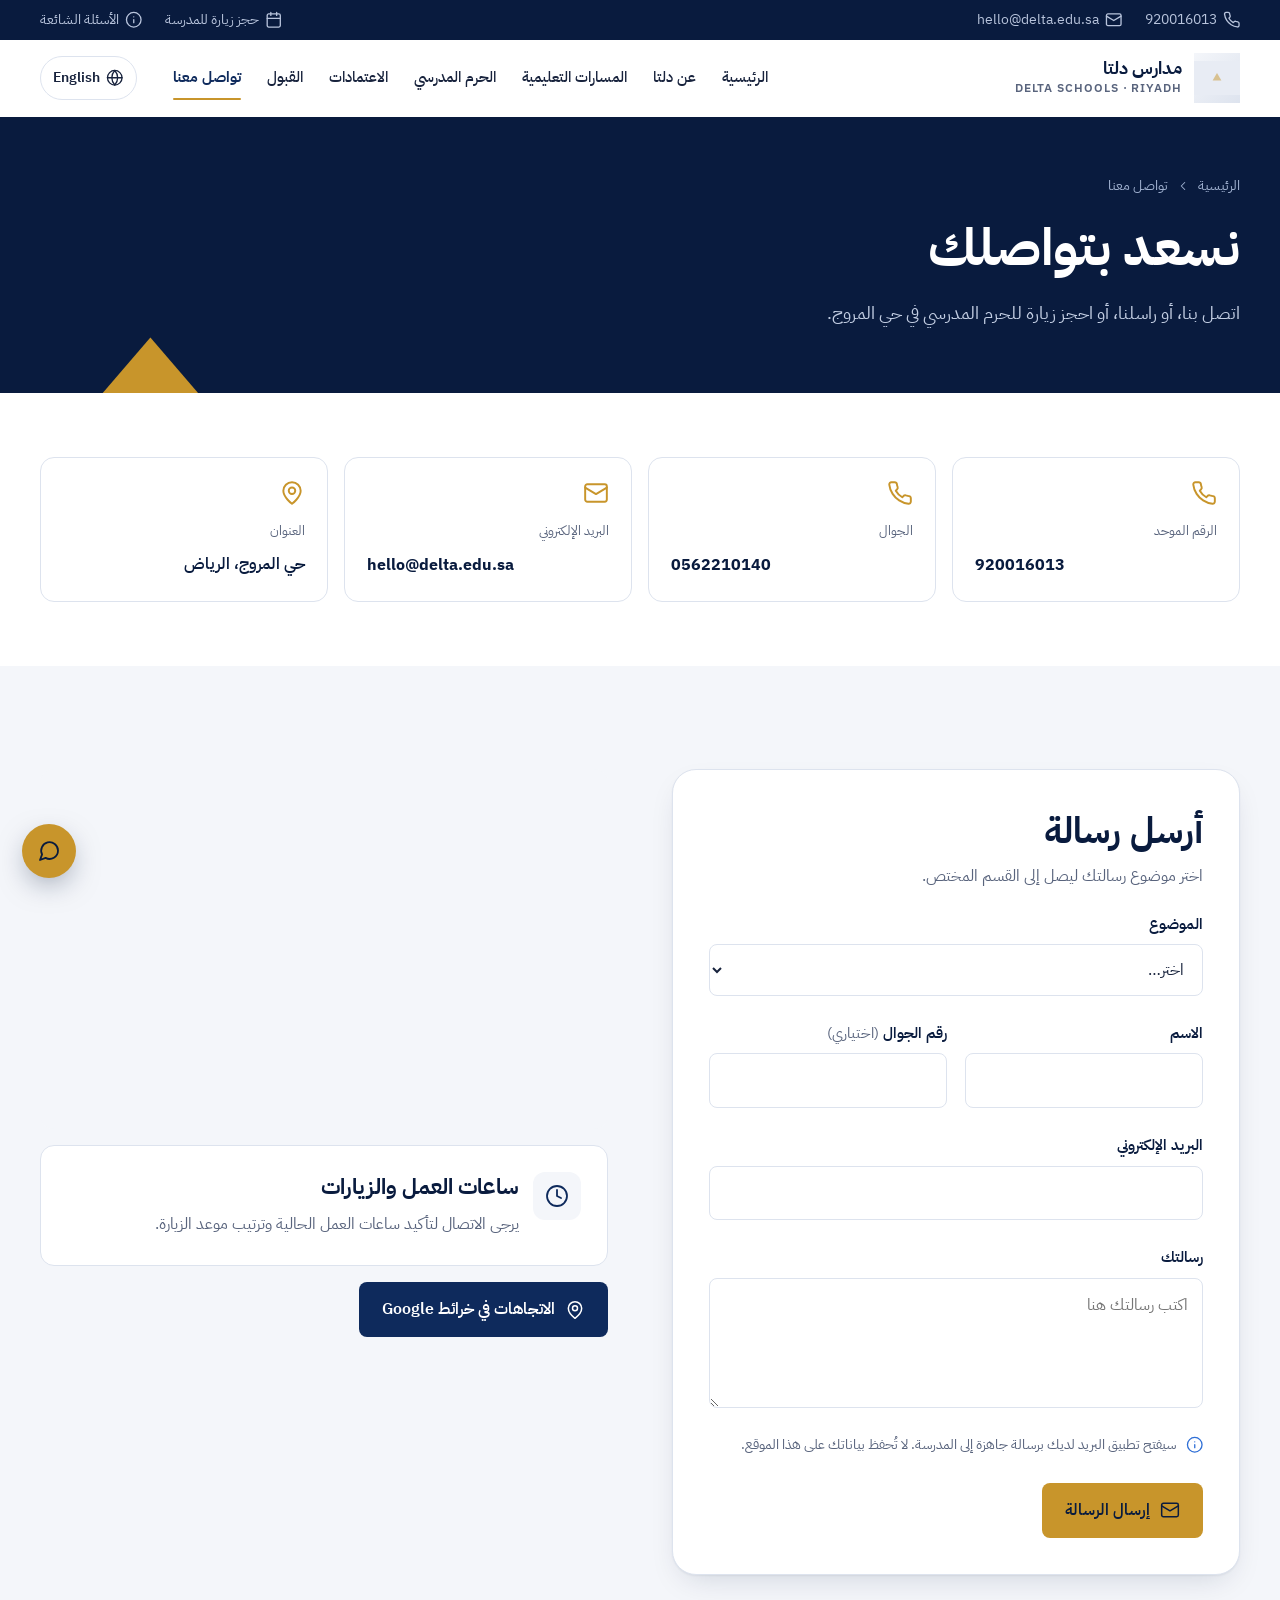
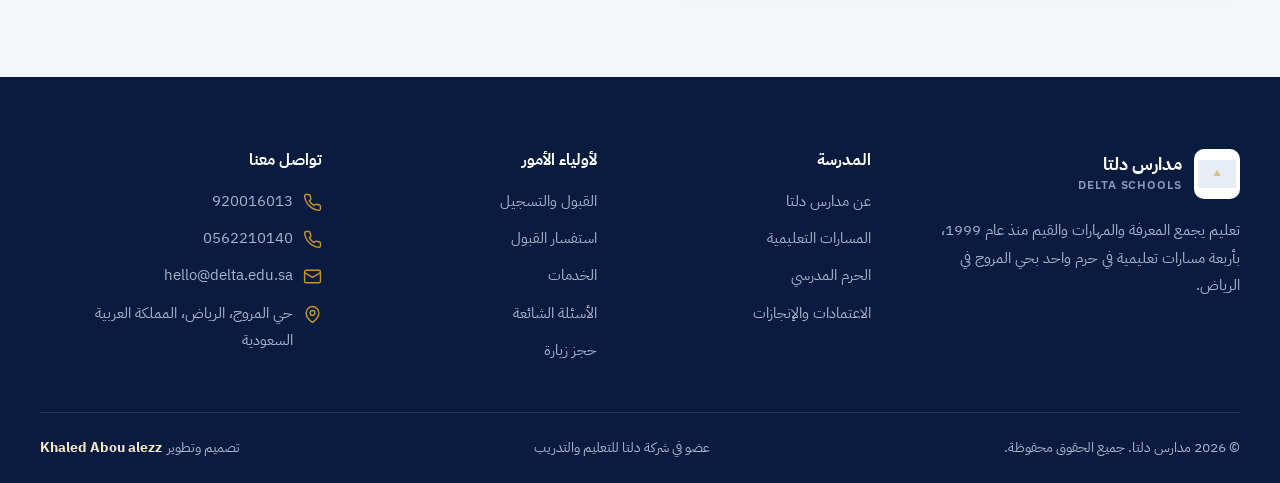
<file: contact.html>
<!DOCTYPE html>
<html lang="ar" dir="rtl" class="no-js">
<head>
<meta charset="UTF-8">
<meta name="viewport" content="width=device-width, initial-scale=1">
<script>(function(){var d=document.documentElement,l;d.className='js';try{l=localStorage.getItem('delta-lang')}catch(e){}if(l==='en'){d.lang='en';d.dir='ltr'}})();</script>
<title>تواصل معنا | مدارس دلتا</title>
<meta name="description" content="تواصل مع مدارس دلتا في حي المروج بالرياض: 920016013 · hello@delta.edu.sa · احجز زيارة للمدرسة.">
<meta name="theme-color" content="#091B3E">
<link rel="canonical" href="https://delta.edu.sa/contact.html">
<link rel="alternate" hreflang="ar" href="https://delta.edu.sa/contact.html">
<meta property="og:type" content="website">
<meta property="og:site_name" content="مدارس دلتا — Delta Schools">
<meta property="og:title" content="تواصل معنا | مدارس دلتا">
<meta property="og:description" content="تواصل مع مدارس دلتا في حي المروج بالرياض: 920016013 · hello@delta.edu.sa · احجز زيارة للمدرسة.">
<meta property="og:image" content="https://static.wixstatic.com/media/fee09b_4d1d44e12b1a48ea84af9eef6e4ddddc~mv2.jpg/v1/fill/w_1400,h_900,al_c,q_85,enc_auto/Delta%20Schools%20Campus.jpg">
<meta property="og:locale" content="ar_SA">
<meta property="og:locale:alternate" content="en_US">
<meta name="twitter:card" content="summary_large_image">
<link rel="icon" href="assets/favicon.svg" type="image/svg+xml">
<link rel="manifest" href="site.webmanifest">
<link rel="preconnect" href="https://fonts.googleapis.com">
<link rel="preconnect" href="https://fonts.gstatic.com" crossorigin>
<link rel="preconnect" href="https://static.wixstatic.com">
<link rel="stylesheet" href="css/style.css">
</head>
<body data-title-ar="تواصل معنا" data-title-en="Contact">
<svg width="0" height="0" style="position:absolute" aria-hidden="true"><symbol id="i-phone" viewBox="0 0 24 24"><path d="M22 16.9v3a2 2 0 0 1-2.2 2 19.8 19.8 0 0 1-8.6-3.1 19.5 19.5 0 0 1-6-6A19.8 19.8 0 0 1 2.1 4.2 2 2 0 0 1 4.1 2h3a2 2 0 0 1 2 1.7c.1 1 .4 1.9.7 2.8a2 2 0 0 1-.5 2.1L8.1 9.9a16 16 0 0 0 6 6l1.3-1.3a2 2 0 0 1 2.1-.4c.9.3 1.8.6 2.8.7a2 2 0 0 1 1.7 2z"/></symbol><symbol id="i-mail" viewBox="0 0 24 24"><rect x="2" y="4" width="20" height="16" rx="2"/><path d="m22 7-10 6L2 7"/></symbol><symbol id="i-pin" viewBox="0 0 24 24"><path d="M20 10c0 6-8 12-8 12s-8-6-8-12a8 8 0 0 1 16 0Z"/><circle cx="12" cy="10" r="3"/></symbol><symbol id="i-clock" viewBox="0 0 24 24"><circle cx="12" cy="12" r="10"/><path d="M12 6v6l4 2"/></symbol><symbol id="i-arrow" viewBox="0 0 24 24"><path d="M5 12h14M13 6l6 6-6 6"/></symbol><symbol id="i-chev" viewBox="0 0 24 24"><path d="m9 6 6 6-6 6"/></symbol><symbol id="i-menu" viewBox="0 0 24 24"><path d="M4 7h16M4 12h16M4 17h10"/></symbol><symbol id="i-close" viewBox="0 0 24 24"><path d="M18 6 6 18M6 6l12 12"/></symbol><symbol id="i-plus" viewBox="0 0 24 24"><path d="M12 5v14M5 12h14"/></symbol><symbol id="i-globe" viewBox="0 0 24 24"><circle cx="12" cy="12" r="10"/><path d="M2 12h20M12 2a15 15 0 0 1 4 10 15 15 0 0 1-4 10 15 15 0 0 1-4-10 15 15 0 0 1 4-10z"/></symbol><symbol id="i-users" viewBox="0 0 24 24"><path d="M16 21v-2a4 4 0 0 0-4-4H6a4 4 0 0 0-4 4v2"/><circle cx="9" cy="7" r="4"/><path d="M22 21v-2a4 4 0 0 0-3-3.9M16 3.1a4 4 0 0 1 0 7.8"/></symbol><symbol id="i-heart" viewBox="0 0 24 24"><path d="M19 14c1.5-1.5 3-3.2 3-5.5A5.5 5.5 0 0 0 16.5 3c-1.8 0-3 .5-4.5 2-1.5-1.5-2.7-2-4.5-2A5.5 5.5 0 0 0 2 8.5c0 2.3 1.5 4 3 5.5l7 7Z"/></symbol><symbol id="i-shield" viewBox="0 0 24 24"><path d="M12 22s8-4 8-10V5l-8-3-8 3v7c0 6 8 10 8 10z"/><path d="m9 12 2 2 4-4"/></symbol><symbol id="i-award" viewBox="0 0 24 24"><circle cx="12" cy="8" r="6"/><path d="M15.5 12.9 17 22l-5-3-5 3 1.5-9.1"/></symbol><symbol id="i-bulb" viewBox="0 0 24 24"><path d="M9 18h6M10 22h4M12 2a7 7 0 0 0-4 12.7V16h8v-1.3A7 7 0 0 0 12 2z"/></symbol><symbol id="i-book" viewBox="0 0 24 24"><path d="M2 4h7a3 3 0 0 1 3 3v14a2 2 0 0 0-2-2H2zM22 4h-7a3 3 0 0 0-3 3v14a2 2 0 0 1 2-2h8z"/></symbol><symbol id="i-flask" viewBox="0 0 24 24"><path d="M9 3h6M10 3v6l-5.5 9.5a2 2 0 0 0 1.7 3h11.6a2 2 0 0 0 1.7-3L14 9V3M7 15h10"/></symbol><symbol id="i-cpu" viewBox="0 0 24 24"><rect x="5" y="5" width="14" height="14" rx="2"/><rect x="9" y="9" width="6" height="6"/><path d="M9 2v3M15 2v3M9 19v3M15 19v3M2 9h3M2 15h3M19 9h3M19 15h3"/></symbol><symbol id="i-monitor" viewBox="0 0 24 24"><rect x="2" y="3" width="20" height="14" rx="2"/><path d="M8 21h8M12 17v4"/></symbol><symbol id="i-music" viewBox="0 0 24 24"><path d="M9 18V5l12-2v13"/><circle cx="6" cy="18" r="3"/><circle cx="18" cy="16" r="3"/></symbol><symbol id="i-palette" viewBox="0 0 24 24"><circle cx="13.5" cy="6.5" r="1"/><circle cx="17.5" cy="10.5" r="1"/><circle cx="8.5" cy="7.5" r="1"/><circle cx="6.5" cy="12.5" r="1"/><path d="M12 2a10 10 0 0 0 0 20c.9 0 1.6-.7 1.6-1.7 0-.4-.2-.8-.4-1.1-.3-.3-.4-.7-.4-1.1 0-.9.7-1.7 1.7-1.7h2a5.5 5.5 0 0 0 5.5-5.5C22 6 17.5 2 12 2z"/></symbol><symbol id="i-stage" viewBox="0 0 24 24"><path d="M2 3h20v4a6 6 0 0 1-6 6 6 6 0 0 1-4-1.5A6 6 0 0 1 8 13a6 6 0 0 1-6-6z"/><path d="M6 21v-5M18 21v-5M12 21v-6"/></symbol><symbol id="i-ball" viewBox="0 0 24 24"><circle cx="12" cy="12" r="10"/><path d="M4.9 4.9c4 4 4 10.2 0 14.2M19.1 4.9c-4 4-4 10.2 0 14.2"/></symbol><symbol id="i-library" viewBox="0 0 24 24"><path d="m16 6 4 14M12 6v14M8 8v12M4 4v16"/></symbol><symbol id="i-chat" viewBox="0 0 24 24"><path d="M21 11.5a8.4 8.4 0 0 1-12.4 7.4L3 21l2.1-5.6A8.4 8.4 0 1 1 21 11.5z"/></symbol><symbol id="i-search" viewBox="0 0 24 24"><circle cx="11" cy="11" r="8"/><path d="m21 21-4.3-4.3"/></symbol><symbol id="i-calendar" viewBox="0 0 24 24"><rect x="3" y="4" width="18" height="18" rx="2"/><path d="M16 2v4M8 2v4M3 10h18"/></symbol><symbol id="i-compass" viewBox="0 0 24 24"><circle cx="12" cy="12" r="10"/><path d="m16.2 7.8-2.1 6.3-6.3 2.1 2.1-6.3z"/></symbol><symbol id="i-check" viewBox="0 0 24 24"><path d="M22 11.1V12a10 10 0 1 1-5.9-9.1"/><path d="m22 4-10 10-3-3"/></symbol><symbol id="i-info" viewBox="0 0 24 24"><circle cx="12" cy="12" r="10"/><path d="M12 16v-4M12 8h.01"/></symbol><symbol id="i-user" viewBox="0 0 24 24"><circle cx="12" cy="8" r="4"/><path d="M4 21a8 8 0 0 1 16 0"/></symbol><symbol id="i-lang" viewBox="0 0 24 24"><path d="m5 8 6 6M4 14l6-6 2-3M2 5h12M7 2h1M22 22l-5-10-5 10M14 18h6"/></symbol><symbol id="i-up" viewBox="0 0 24 24"><path d="M12 19V5M5 12l7-7 7 7"/></symbol><symbol id="i-copy" viewBox="0 0 24 24"><rect x="9" y="9" width="13" height="13" rx="2"/><path d="M5 15H4a2 2 0 0 1-2-2V4a2 2 0 0 1 2-2h9a2 2 0 0 1 2 2v1"/></symbol><symbol id="i-building" viewBox="0 0 24 24"><rect x="4" y="2" width="16" height="20" rx="2"/><path d="M9 22v-4h6v4M8 6h.01M12 6h.01M16 6h.01M8 10h.01M12 10h.01M16 10h.01M8 14h.01M12 14h.01M16 14h.01"/></symbol><symbol id="i-trophy" viewBox="0 0 24 24"><path d="M6 9H4.5a2.5 2.5 0 0 1 0-5H6M18 9h1.5a2.5 2.5 0 0 0 0-5H18M4 22h16M10 14.7V17c0 .6-.5 1-1 1.2C7.9 18.8 7 20.2 7 22M14 14.7V17c0 .6.5 1 1 1.2 1.1.6 2 2 2 3.8M18 2H6v7a6 6 0 0 0 12 0z"/></symbol><symbol id="i-speech" viewBox="0 0 24 24"><path d="M12 18.5a6.5 6.5 0 1 0 0-13 6.5 6.5 0 0 0 0 13z"/><path d="M12 2v3M12 19v3M2 12h3M19 12h3"/></symbol><symbol id="i-mic" viewBox="0 0 24 24"><rect x="9" y="2" width="6" height="12" rx="3"/><path d="M19 10v1a7 7 0 0 1-14 0v-1M12 18v4"/></symbol><symbol id="i-sigma" viewBox="0 0 24 24"><path d="M18 7V4H6l6 8-6 8h12v-3"/></symbol></svg>
<a class="skip-link" href="#main"><span data-en="Skip to content">تخطَّ إلى المحتوى</span></a>
<div class="progress" aria-hidden="true"></div>
<div class="utility">
  <div class="wrap">
    <div class="utility__group">
      <a href="tel:920016013"><svg class="icon" aria-hidden="true" focusable="false"><use href="#i-phone"/></svg><span class="ltr">920016013</span></a>
      <a href="mailto:hello@delta.edu.sa"><svg class="icon" aria-hidden="true" focusable="false"><use href="#i-mail"/></svg><span class="ltr">hello@delta.edu.sa</span></a>
    </div>
    <div class="utility__group utility__group--secondary">
      <a href="contact.html#form"><svg class="icon" aria-hidden="true" focusable="false"><use href="#i-calendar"/></svg><span data-en="Book a school visit">حجز زيارة للمدرسة</span></a>
      <a href="admissions.html#faq"><svg class="icon" aria-hidden="true" focusable="false"><use href="#i-info"/></svg><span data-en="FAQs">الأسئلة الشائعة</span></a>
    </div>
  </div>
</div>
<header class="site-header">
  <div class="wrap nav">
    <a class="brand" href="index.html" aria-label="مدارس دلتا — الصفحة الرئيسية" data-aria-en="Delta Schools — home">
      <img src="https://static.wixstatic.com/media/fee09b_5ec6fd049f6c42298e537bdbe2b56ba6~mv2.png/v1/crop/x_44,y_0,w_568,h_615/fill/w_116,h_126,al_c,q_85,enc_auto/delta%20logo.png" width="116" height="126" alt="شعار مدارس دلتا" data-alt-en="Delta Schools logo" fetchpriority="high" decoding="async">
      <span><b data-en="Delta Schools">مدارس دلتا</b><small>DELTA SCHOOLS · RIYADH</small></span>
    </a>
    <nav class="menu" aria-label="القائمة الرئيسية" data-aria-en="Main navigation"><a href="index.html"><span data-en="Home">الرئيسية</span></a><a href="about.html"><span data-en="About">عن دلتا</span></a><a href="programs.html"><span data-en="Pathways">المسارات التعليمية</span></a><a href="campus.html"><span data-en="Campus">الحرم المدرسي</span></a><a href="achievements.html"><span data-en="Accreditation">الاعتمادات</span></a><a href="admissions.html"><span data-en="Admissions">القبول</span></a><a href="contact.html" aria-current=page><span data-en="Contact">تواصل معنا</span></a></nav>
    <div class="nav__actions">
      <button class="lang" type="button"><svg class="icon" aria-hidden="true" focusable="false"><use href="#i-globe"/></svg><span><span data-en="العربية">English</span></span></button>
      <button class="burger" type="button" aria-controls="drawer" aria-expanded="false" aria-label="فتح القائمة" data-aria-en="Open menu"><svg class="icon" aria-hidden="true" focusable="false"><use href="#i-menu"/></svg></button>
    </div>
  </div>
</header>
<div class="drawer" id="drawer" aria-hidden="true">
  <div class="drawer__scrim" data-close-drawer></div>
  <div class="drawer__panel" role="dialog" aria-modal="true" aria-label="القائمة" data-aria-en="Menu">
    <div class="drawer__top">
      <a class="brand" href="index.html"><img src="https://static.wixstatic.com/media/fee09b_5ec6fd049f6c42298e537bdbe2b56ba6~mv2.png/v1/crop/x_44,y_0,w_568,h_615/fill/w_116,h_126,al_c,q_85,enc_auto/delta%20logo.png" width="116" height="126" alt="شعار مدارس دلتا" data-alt-en="Delta Schools logo" loading="lazy" decoding="async"><span><b data-en="Delta Schools">مدارس دلتا</b></span></a>
      <button class="burger" style="display:inline-flex" type="button" data-close-drawer aria-label="إغلاق القائمة" data-aria-en="Close menu"><svg class="icon" aria-hidden="true" focusable="false"><use href="#i-close"/></svg></button>
    </div>
    <nav aria-label="قائمة الجوال" data-aria-en="Mobile navigation"><a href="index.html"><span data-en="Home">الرئيسية</span><svg class="icon flip" aria-hidden="true" focusable="false"><use href="#i-chev"/></svg></a><a href="about.html"><span data-en="About">عن دلتا</span><svg class="icon flip" aria-hidden="true" focusable="false"><use href="#i-chev"/></svg></a><a href="programs.html"><span data-en="Pathways">المسارات التعليمية</span><svg class="icon flip" aria-hidden="true" focusable="false"><use href="#i-chev"/></svg></a><a href="campus.html"><span data-en="Campus">الحرم المدرسي</span><svg class="icon flip" aria-hidden="true" focusable="false"><use href="#i-chev"/></svg></a><a href="achievements.html"><span data-en="Accreditation">الاعتمادات</span><svg class="icon flip" aria-hidden="true" focusable="false"><use href="#i-chev"/></svg></a><a href="admissions.html"><span data-en="Admissions">القبول</span><svg class="icon flip" aria-hidden="true" focusable="false"><use href="#i-chev"/></svg></a><a href="contact.html" aria-current=page><span data-en="Contact">تواصل معنا</span><svg class="icon flip" aria-hidden="true" focusable="false"><use href="#i-chev"/></svg></a></nav>
    <a class="btn btn--gold" href="admissions.html#enquiry" style="margin-top:20px"><span data-en="Start an admission enquiry">ابدأ استفسار القبول</span></a>
    <button class="lang" type="button" style="justify-content:center;min-height:44px"><svg class="icon" aria-hidden="true" focusable="false"><use href="#i-globe"/></svg><span><span data-en="العربية">English</span></span></button>
    <div class="drawer__contact">
      <a href="tel:920016013"><svg class="icon" aria-hidden="true" focusable="false"><use href="#i-phone"/></svg><span class="ltr">920016013</span></a>
      <a href="mailto:hello@delta.edu.sa"><svg class="icon" aria-hidden="true" focusable="false"><use href="#i-mail"/></svg><span class="ltr">hello@delta.edu.sa</span></a>
    </div>
  </div>
</div>
<main id="main" tabindex="-1">
<section class="page-hero" style="--bg:url('https://static.wixstatic.com/media/6c3dbe_663fcee8be14433596d229872652a3a3~mv2.png/v1/fill/w_960,h_600,al_c,q_85,enc_auto/gate.png')">
  <div class="wrap">
    <nav class="crumbs" aria-label="مسار التنقل" data-aria-en="Breadcrumb"><a href="index.html"><span data-en="Home">الرئيسية</span></a><svg class="icon flip" aria-hidden="true" focusable="false"><use href="#i-chev"/></svg><span aria-current="page"><span data-en="Contact">تواصل معنا</span></span></nav>
    <h1 data-en="We&#x27;d love to hear from you">نسعد بتواصلك</h1>
    <p data-en="Call, write, or book a visit to our campus in Al Muruj.">اتصل بنا، أو راسلنا، أو احجز زيارة للحرم المدرسي في حي المروج.</p>
  </div>
</section>
<section class="band band--tight">
  <div class="wrap methods">
    <a class="method" href="tel:920016013"><svg class="icon" aria-hidden="true" focusable="false"><use href="#i-phone"/></svg><small data-en="Main line">الرقم الموحد</small><b>920016013</b></a>
    <a class="method" href="tel:0562210140"><svg class="icon" aria-hidden="true" focusable="false"><use href="#i-phone"/></svg><small data-en="Mobile">الجوال</small><b>0562210140</b></a>
    <a class="method" href="mailto:hello@delta.edu.sa"><svg class="icon" aria-hidden="true" focusable="false"><use href="#i-mail"/></svg><small data-en="Email">البريد الإلكتروني</small><b>hello@delta.edu.sa</b></a>
    <a class="method" href="https://www.google.com/maps/search/?api=1&query=Delta+Schools+Al+Muruj+Riyadh" target="_blank" rel="noopener"><svg class="icon" aria-hidden="true" focusable="false"><use href="#i-pin"/></svg><small data-en="Address">العنوان</small><span style="font-weight:600;color:var(--ink)" data-en="Al Muruj, Riyadh">حي المروج، الرياض</span></a>
  </div>
</section>
<section class="band band--paper" id="form">
  <div class="wrap split" style="align-items:start">
    <div class="form-shell">
      <h2 data-en="Send a message">أرسل رسالة</h2>
      <p data-en="Choose a topic so your message reaches the right team.">اختر موضوع رسالتك ليصل إلى القسم المختص.</p>
      <form data-form="contact" novalidate style="margin-top:20px">
        <div class="fields">
          <div class="field field--full"><label for="c-topic" data-en="Topic">الموضوع</label><select id="c-topic" name="topic" required aria-describedby="c-topic-e"><option value="" data-en="Select…">اختر…</option><option value="admissions" data-en="Admissions">القبول والتسجيل</option><option value="visit" data-en="Book a school visit">حجز زيارة للمدرسة</option><option value="parent-relations" data-en="Parent Relations">علاقات أولياء الأمور</option><option value="platform" data-en="Learning platform &amp; support">منصة التعلّم والدعم الفني</option><option value="general" data-en="General enquiry">استفسار عام</option></select><span class="error" id="c-topic-e" aria-live="polite"></span></div>
          <div class="field"><label for="c-name" data-en="Name">الاسم</label><input id="c-name" name="Name" type="text" required aria-describedby="c-name-e" autocomplete="name" minlength="3"><span class="error" id="c-name-e" aria-live="polite"></span></div>
          <div class="field"><label for="c-phone"><span data-en="Mobile number">رقم الجوال</span> <span class="opt" data-en="(optional)">(اختياري)</span></label><input id="c-phone" name="Phone" type="tel" aria-describedby="c-phone-e" pattern="[+0-9\s\-]{9,15}" inputmode="tel" autocomplete="tel"><span class="error" id="c-phone-e" aria-live="polite"></span></div>
          <div class="field field--full"><label for="c-email" data-en="Email">البريد الإلكتروني</label><input id="c-email" name="Email" type="email" required aria-describedby="c-email-e" autocomplete="email"><span class="error" id="c-email-e" aria-live="polite"></span></div>
          <div class="field field--full"><label for="c-msg" data-en="Your message">رسالتك</label><textarea id="c-msg" name="Message" required placeholder="اكتب رسالتك هنا" data-ph-en="Write your message here" aria-describedby="c-msg-e" minlength="10"></textarea><span class="error" id="c-msg-e" aria-live="polite"></span></div>
        </div>
        <p class="form-note"><svg class="icon" aria-hidden="true" focusable="false"><use href="#i-info"/></svg><span data-en="Your email app will open with a ready message to the school. Your details are not stored on this website.">سيفتح تطبيق البريد لديك برسالة جاهزة إلى المدرسة. لا تُحفظ بياناتك على هذا الموقع.</span></p>
        <div class="form-nav"><button class="btn btn--gold" type="submit"><svg class="icon" aria-hidden="true" focusable="false"><use href="#i-mail"/></svg><span data-en="Send message">إرسال الرسالة</span></button></div>
      </form>
      <div class="success" tabindex="-1" role="status">
  <svg class="icon" aria-hidden="true" focusable="false"><use href="#i-check"/></svg><h3 data-en="Your message is ready to send">رسالتك جاهزة للإرسال</h3>
  <p data-en="We opened your email app with a ready message to the school. Press Send in your email app to finish.">فتحنا تطبيق البريد لديك برسالة جاهزة إلى المدرسة. اضغط «إرسال» داخل تطبيق البريد لإتمامها.</p>
  <div class="btns" style="justify-content:center">
    <a class="btn btn--navy" data-mail-link href="mailto:hello@delta.edu.sa"><svg class="icon" aria-hidden="true" focusable="false"><use href="#i-mail"/></svg><span data-en="Open email again">فتح البريد مرة أخرى</span></a>
    <button class="btn btn--line" type="button" data-copy><svg class="icon" aria-hidden="true" focusable="false"><use href="#i-copy"/></svg><span data-en="Copy details">نسخ البيانات</span></button>
    <button class="btn btn--line" type="button" data-reset><span data-en="New enquiry">استفسار جديد</span></button>
  </div>
  <p style="margin-top:16px"><span data-en="Email didn&#x27;t open? Write to us at">لم يفتح البريد؟ راسلنا مباشرة على</span> <a class="ltr link" href="mailto:hello@delta.edu.sa">hello@delta.edu.sa</a></p>
</div>
    </div>
    <div>
      <iframe class="map" style="height:360px" loading="lazy" src="https://www.google.com/maps?q=Delta%20Schools%20Al%20Muruj%20Riyadh&output=embed" title="خريطة موقع مدارس دلتا" data-title-en="Map of Delta Schools" referrerpolicy="no-referrer-when-downgrade"></iframe>
      <div class="card" style="margin-top:16px;display:flex;gap:14px">
        <div class="icon-badge"><svg class="icon" aria-hidden="true" focusable="false"><use href="#i-clock"/></svg></div>
        <div><h3 style="margin-top:0" data-en="Office hours and visits">ساعات العمل والزيارات</h3><p data-en="Please call to confirm current office hours and arrange your visit.">يرجى الاتصال لتأكيد ساعات العمل الحالية وترتيب موعد الزيارة.</p></div>
      </div>
      <a class="btn btn--navy" style="margin-top:16px" href="https://www.google.com/maps/search/?api=1&query=Delta+Schools+Al+Muruj+Riyadh" target="_blank" rel="noopener"><svg class="icon" aria-hidden="true" focusable="false"><use href="#i-pin"/></svg><span data-en="Directions in Google Maps">الاتجاهات في خرائط Google</span></a>
    </div>
  </div>
</section>
</main>
<footer class="footer">
  <div class="wrap">
    <div class="footer__grid">
      <div class="footer__about">
        <a class="brand" href="index.html"><img src="https://static.wixstatic.com/media/fee09b_5ec6fd049f6c42298e537bdbe2b56ba6~mv2.png/v1/crop/x_44,y_0,w_568,h_615/fill/w_116,h_126,al_c,q_85,enc_auto/delta%20logo.png" width="116" height="126" alt="شعار مدارس دلتا" data-alt-en="Delta Schools logo" loading="lazy" decoding="async"><span><b data-en="Delta Schools">مدارس دلتا</b><small>DELTA SCHOOLS</small></span></a>
        <p data-en="Learning that brings together knowledge, skills and values since 1999 — four pathways on one campus in Al Muruj, Riyadh.">تعليم يجمع المعرفة والمهارات والقيم منذ عام 1999، بأربعة مسارات تعليمية في حرم واحد بحي المروج في الرياض.</p>
      </div>
      <div>
        <h2 data-en="The school">المدرسة</h2>
        <ul><li><a href="about.html"><span data-en="About Delta">عن مدارس دلتا</span></a></li><li><a href="programs.html"><span data-en="Pathways">المسارات التعليمية</span></a></li><li><a href="campus.html"><span data-en="Campus">الحرم المدرسي</span></a></li><li><a href="achievements.html"><span data-en="Accreditation">الاعتمادات والإنجازات</span></a></li></ul>
      </div>
      <div>
        <h2 data-en="For parents">لأولياء الأمور</h2>
        <ul><li><a href="admissions.html"><span data-en="Admissions">القبول والتسجيل</span></a></li><li><a href="admissions.html#enquiry"><span data-en="Admission enquiry">استفسار القبول</span></a></li><li><a href="admissions.html#services"><span data-en="Services">الخدمات</span></a></li><li><a href="admissions.html#faq"><span data-en="FAQs">الأسئلة الشائعة</span></a></li><li><a href="contact.html#form"><span data-en="Book a visit">حجز زيارة</span></a></li></ul>
      </div>
      <div>
        <h2 data-en="Get in touch">تواصل معنا</h2>
        <ul>
          <li><svg class="icon" aria-hidden="true" focusable="false"><use href="#i-phone"/></svg><a class="ltr" href="tel:920016013">920016013</a></li>
          <li><svg class="icon" aria-hidden="true" focusable="false"><use href="#i-phone"/></svg><a class="ltr" href="tel:0562210140">0562210140</a></li>
          <li><svg class="icon" aria-hidden="true" focusable="false"><use href="#i-mail"/></svg><a class="ltr" href="mailto:hello@delta.edu.sa">hello@delta.edu.sa</a></li>
          <li><svg class="icon" aria-hidden="true" focusable="false"><use href="#i-pin"/></svg><a href="https://www.google.com/maps/search/?api=1&query=Delta+Schools+Al+Muruj+Riyadh" target="_blank" rel="noopener"><span data-en="Al Muruj, Riyadh, Saudi Arabia">حي المروج، الرياض، المملكة العربية السعودية</span></a></li>
        </ul>
      </div>
    </div>
    <div class="footer__bottom">
      <span>© <span data-year>2026</span> <span data-en="Delta Schools. All rights reserved.">مدارس دلتا. جميع الحقوق محفوظة.</span></span>
      <span data-en="A member of Delta Learning &amp; Training LLC">عضو في شركة دلتا للتعليم والتدريب</span>
      <span class="footer__credit"><span data-en="Designed &amp; Developed by">تصميم وتطوير</span> <strong dir="ltr">Khaled Abou alezz</strong></span>
    </div>
  </div>
</footer>
<div class="quick">
  <div class="quick__list" id="quickList">
    <a href="tel:920016013"><svg class="icon" aria-hidden="true" focusable="false"><use href="#i-phone"/></svg><span data-en="Call the school">اتصل بالمدرسة</span></a>
    <a href="https://wa.me/966562210140" target="_blank" rel="noopener"><svg class="icon" aria-hidden="true" focusable="false"><use href="#i-chat"/></svg><span data-en="WhatsApp">واتساب</span></a>
    <a href="mailto:hello@delta.edu.sa"><svg class="icon" aria-hidden="true" focusable="false"><use href="#i-mail"/></svg><span data-en="Email us">راسلنا بالبريد</span></a>
  </div>
  <button class="to-top" type="button" aria-label="العودة للأعلى" data-aria-en="Back to top"><svg class="icon" aria-hidden="true" focusable="false"><use href="#i-up"/></svg></button>
  <button class="quick__toggle" type="button" aria-expanded="false" aria-controls="quickList" aria-label="تواصل سريع" data-aria-en="Quick contact"><svg class="icon" aria-hidden="true" focusable="false"><use href="#i-chat"/></svg></button>
</div>
<script src="js/main.js" defer></script>
</body>
</html>
</file>
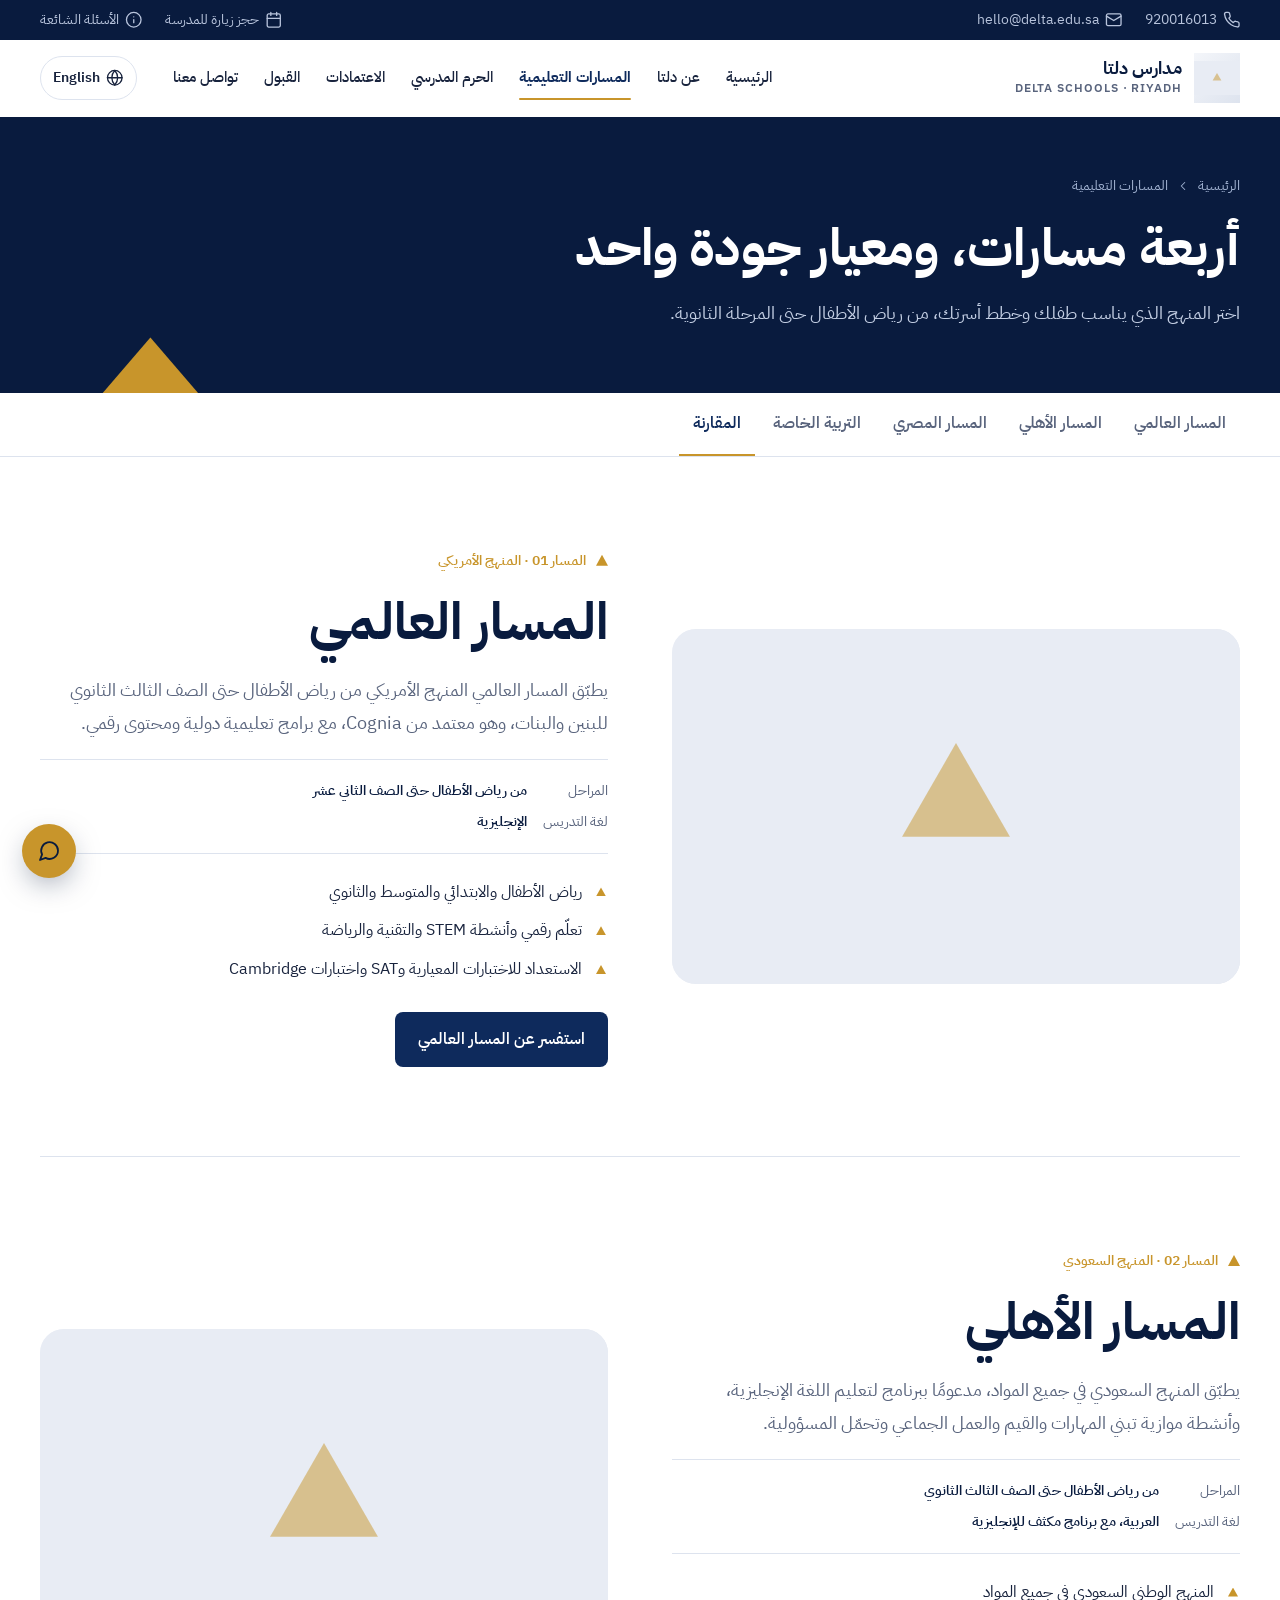
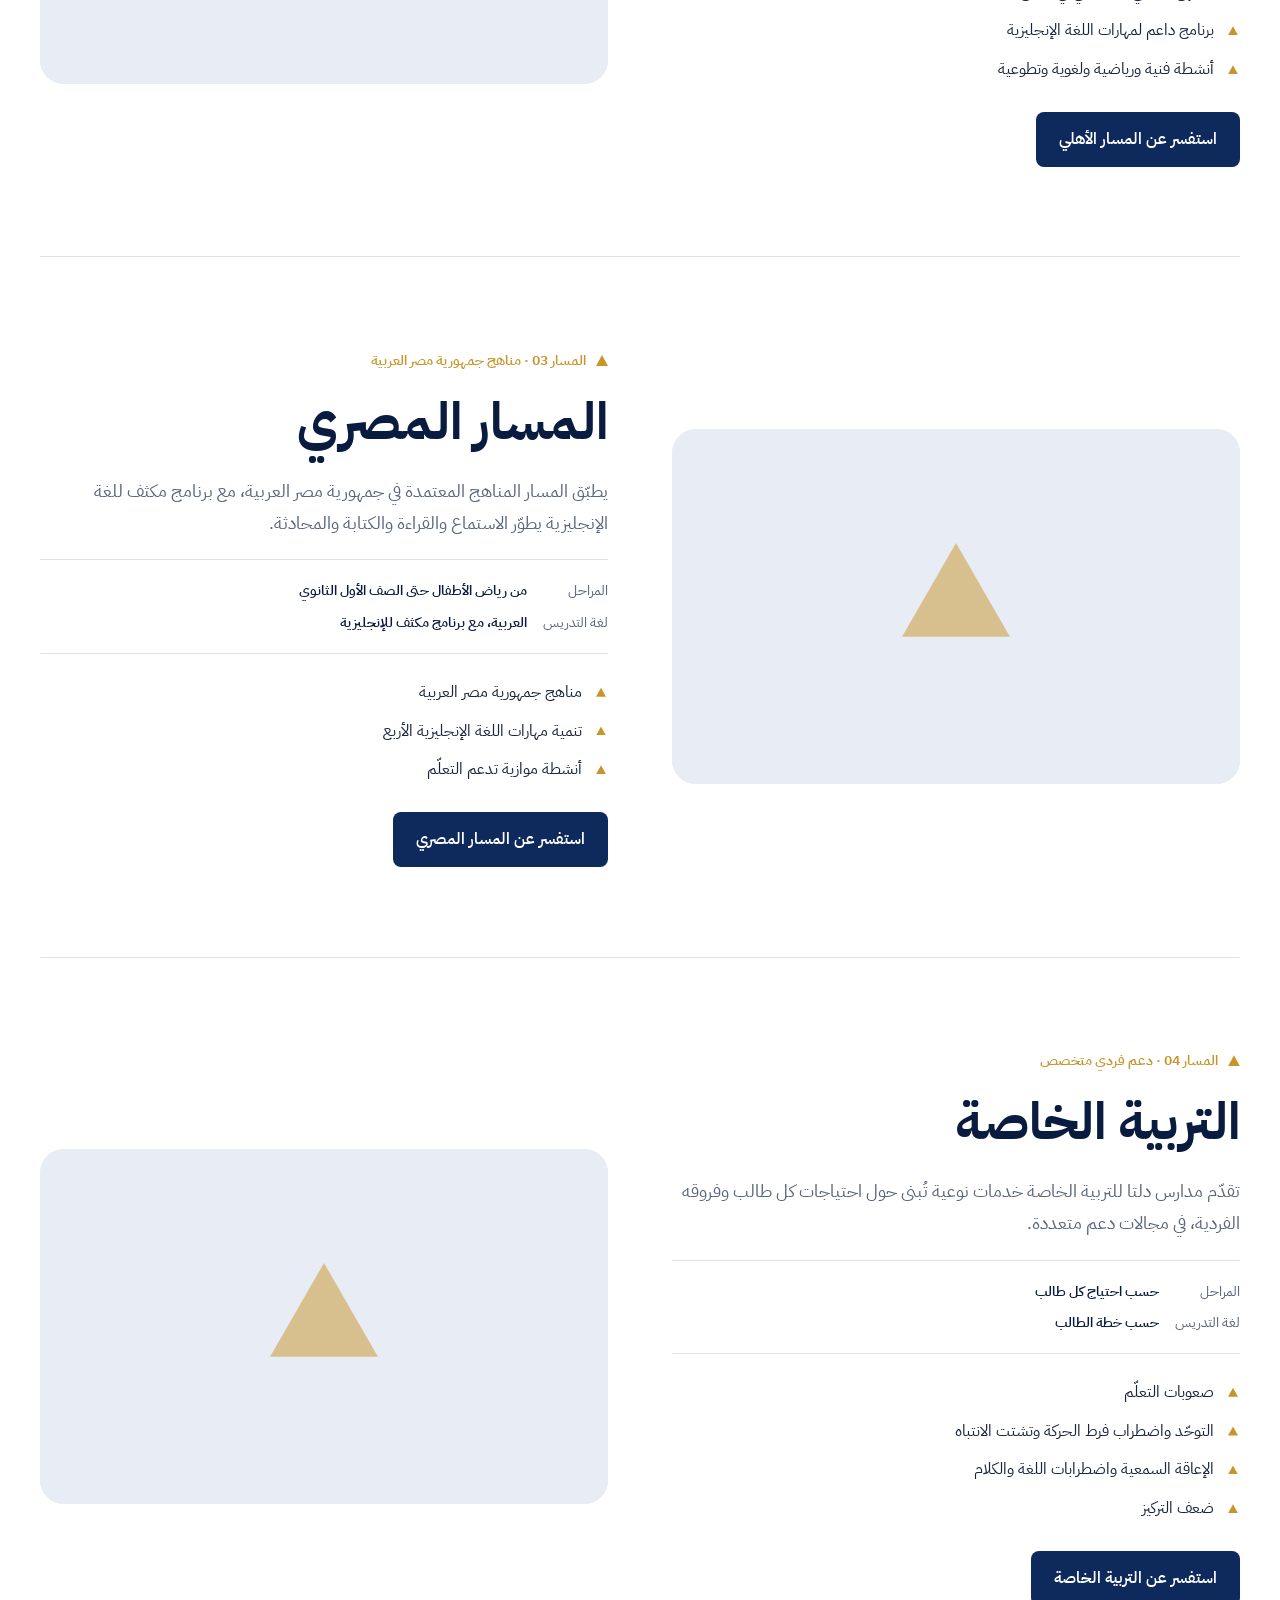
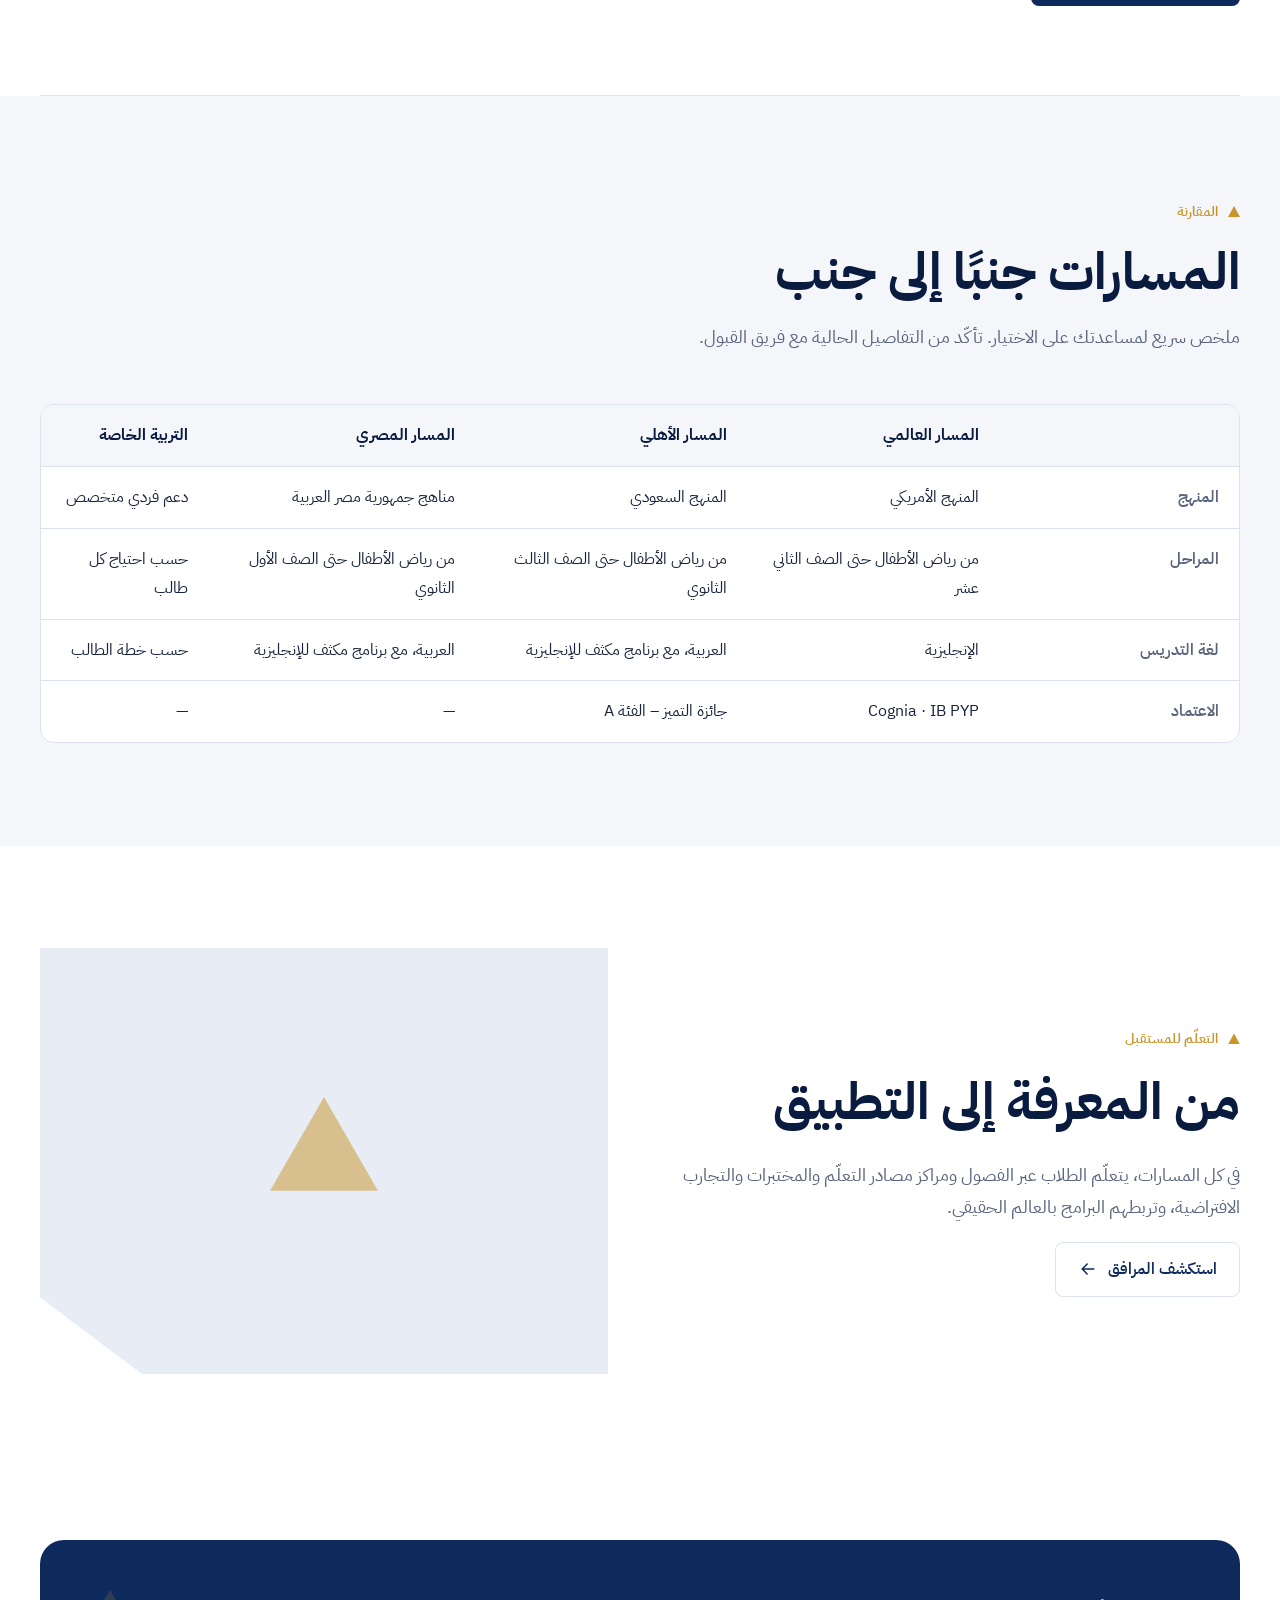
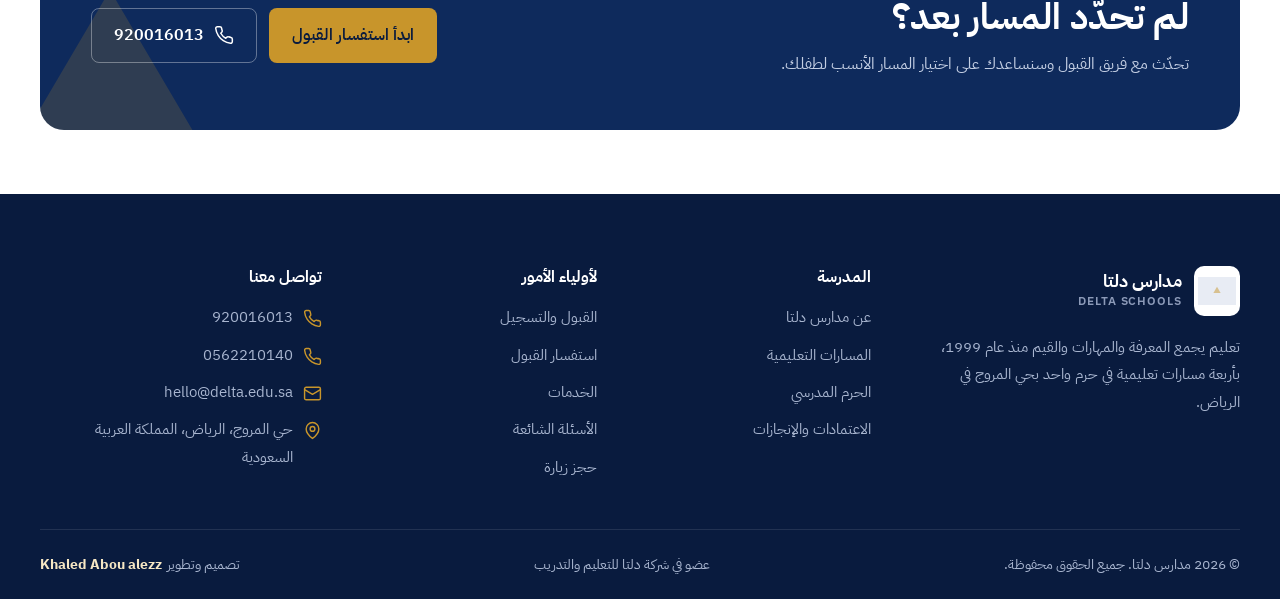
<file: programs.html>
<!DOCTYPE html>
<html lang="ar" dir="rtl" class="no-js">
<head>
<meta charset="UTF-8">
<meta name="viewport" content="width=device-width, initial-scale=1">
<script>(function(){var d=document.documentElement,l;d.className='js';try{l=localStorage.getItem('delta-lang')}catch(e){}if(l==='en'){d.lang='en';d.dir='ltr'}})();</script>
<title>المسارات التعليمية | مدارس دلتا</title>
<meta name="description" content="المسارات التعليمية في مدارس دلتا: المسار العالمي (المنهج الأمريكي)، والمسار الأهلي (السعودي)، والمسار المصري، والتربية الخاصة.">
<meta name="theme-color" content="#091B3E">
<link rel="canonical" href="https://delta.edu.sa/programs.html">
<link rel="alternate" hreflang="ar" href="https://delta.edu.sa/programs.html">
<meta property="og:type" content="website">
<meta property="og:site_name" content="مدارس دلتا — Delta Schools">
<meta property="og:title" content="المسارات التعليمية | مدارس دلتا">
<meta property="og:description" content="المسارات التعليمية في مدارس دلتا: المسار العالمي (المنهج الأمريكي)، والمسار الأهلي (السعودي)، والمسار المصري، والتربية الخاصة.">
<meta property="og:image" content="https://static.wixstatic.com/media/fee09b_4d1d44e12b1a48ea84af9eef6e4ddddc~mv2.jpg/v1/fill/w_1400,h_900,al_c,q_85,enc_auto/Delta%20Schools%20Campus.jpg">
<meta property="og:locale" content="ar_SA">
<meta property="og:locale:alternate" content="en_US">
<meta name="twitter:card" content="summary_large_image">
<link rel="icon" href="assets/favicon.svg" type="image/svg+xml">
<link rel="manifest" href="site.webmanifest">
<link rel="preconnect" href="https://fonts.googleapis.com">
<link rel="preconnect" href="https://fonts.gstatic.com" crossorigin>
<link rel="preconnect" href="https://static.wixstatic.com">
<link rel="stylesheet" href="css/style.css">
</head>
<body data-title-ar="المسارات التعليمية" data-title-en="Pathways">
<svg width="0" height="0" style="position:absolute" aria-hidden="true"><symbol id="i-phone" viewBox="0 0 24 24"><path d="M22 16.9v3a2 2 0 0 1-2.2 2 19.8 19.8 0 0 1-8.6-3.1 19.5 19.5 0 0 1-6-6A19.8 19.8 0 0 1 2.1 4.2 2 2 0 0 1 4.1 2h3a2 2 0 0 1 2 1.7c.1 1 .4 1.9.7 2.8a2 2 0 0 1-.5 2.1L8.1 9.9a16 16 0 0 0 6 6l1.3-1.3a2 2 0 0 1 2.1-.4c.9.3 1.8.6 2.8.7a2 2 0 0 1 1.7 2z"/></symbol><symbol id="i-mail" viewBox="0 0 24 24"><rect x="2" y="4" width="20" height="16" rx="2"/><path d="m22 7-10 6L2 7"/></symbol><symbol id="i-pin" viewBox="0 0 24 24"><path d="M20 10c0 6-8 12-8 12s-8-6-8-12a8 8 0 0 1 16 0Z"/><circle cx="12" cy="10" r="3"/></symbol><symbol id="i-clock" viewBox="0 0 24 24"><circle cx="12" cy="12" r="10"/><path d="M12 6v6l4 2"/></symbol><symbol id="i-arrow" viewBox="0 0 24 24"><path d="M5 12h14M13 6l6 6-6 6"/></symbol><symbol id="i-chev" viewBox="0 0 24 24"><path d="m9 6 6 6-6 6"/></symbol><symbol id="i-menu" viewBox="0 0 24 24"><path d="M4 7h16M4 12h16M4 17h10"/></symbol><symbol id="i-close" viewBox="0 0 24 24"><path d="M18 6 6 18M6 6l12 12"/></symbol><symbol id="i-plus" viewBox="0 0 24 24"><path d="M12 5v14M5 12h14"/></symbol><symbol id="i-globe" viewBox="0 0 24 24"><circle cx="12" cy="12" r="10"/><path d="M2 12h20M12 2a15 15 0 0 1 4 10 15 15 0 0 1-4 10 15 15 0 0 1-4-10 15 15 0 0 1 4-10z"/></symbol><symbol id="i-users" viewBox="0 0 24 24"><path d="M16 21v-2a4 4 0 0 0-4-4H6a4 4 0 0 0-4 4v2"/><circle cx="9" cy="7" r="4"/><path d="M22 21v-2a4 4 0 0 0-3-3.9M16 3.1a4 4 0 0 1 0 7.8"/></symbol><symbol id="i-heart" viewBox="0 0 24 24"><path d="M19 14c1.5-1.5 3-3.2 3-5.5A5.5 5.5 0 0 0 16.5 3c-1.8 0-3 .5-4.5 2-1.5-1.5-2.7-2-4.5-2A5.5 5.5 0 0 0 2 8.5c0 2.3 1.5 4 3 5.5l7 7Z"/></symbol><symbol id="i-shield" viewBox="0 0 24 24"><path d="M12 22s8-4 8-10V5l-8-3-8 3v7c0 6 8 10 8 10z"/><path d="m9 12 2 2 4-4"/></symbol><symbol id="i-award" viewBox="0 0 24 24"><circle cx="12" cy="8" r="6"/><path d="M15.5 12.9 17 22l-5-3-5 3 1.5-9.1"/></symbol><symbol id="i-bulb" viewBox="0 0 24 24"><path d="M9 18h6M10 22h4M12 2a7 7 0 0 0-4 12.7V16h8v-1.3A7 7 0 0 0 12 2z"/></symbol><symbol id="i-book" viewBox="0 0 24 24"><path d="M2 4h7a3 3 0 0 1 3 3v14a2 2 0 0 0-2-2H2zM22 4h-7a3 3 0 0 0-3 3v14a2 2 0 0 1 2-2h8z"/></symbol><symbol id="i-flask" viewBox="0 0 24 24"><path d="M9 3h6M10 3v6l-5.5 9.5a2 2 0 0 0 1.7 3h11.6a2 2 0 0 0 1.7-3L14 9V3M7 15h10"/></symbol><symbol id="i-cpu" viewBox="0 0 24 24"><rect x="5" y="5" width="14" height="14" rx="2"/><rect x="9" y="9" width="6" height="6"/><path d="M9 2v3M15 2v3M9 19v3M15 19v3M2 9h3M2 15h3M19 9h3M19 15h3"/></symbol><symbol id="i-monitor" viewBox="0 0 24 24"><rect x="2" y="3" width="20" height="14" rx="2"/><path d="M8 21h8M12 17v4"/></symbol><symbol id="i-music" viewBox="0 0 24 24"><path d="M9 18V5l12-2v13"/><circle cx="6" cy="18" r="3"/><circle cx="18" cy="16" r="3"/></symbol><symbol id="i-palette" viewBox="0 0 24 24"><circle cx="13.5" cy="6.5" r="1"/><circle cx="17.5" cy="10.5" r="1"/><circle cx="8.5" cy="7.5" r="1"/><circle cx="6.5" cy="12.5" r="1"/><path d="M12 2a10 10 0 0 0 0 20c.9 0 1.6-.7 1.6-1.7 0-.4-.2-.8-.4-1.1-.3-.3-.4-.7-.4-1.1 0-.9.7-1.7 1.7-1.7h2a5.5 5.5 0 0 0 5.5-5.5C22 6 17.5 2 12 2z"/></symbol><symbol id="i-stage" viewBox="0 0 24 24"><path d="M2 3h20v4a6 6 0 0 1-6 6 6 6 0 0 1-4-1.5A6 6 0 0 1 8 13a6 6 0 0 1-6-6z"/><path d="M6 21v-5M18 21v-5M12 21v-6"/></symbol><symbol id="i-ball" viewBox="0 0 24 24"><circle cx="12" cy="12" r="10"/><path d="M4.9 4.9c4 4 4 10.2 0 14.2M19.1 4.9c-4 4-4 10.2 0 14.2"/></symbol><symbol id="i-library" viewBox="0 0 24 24"><path d="m16 6 4 14M12 6v14M8 8v12M4 4v16"/></symbol><symbol id="i-chat" viewBox="0 0 24 24"><path d="M21 11.5a8.4 8.4 0 0 1-12.4 7.4L3 21l2.1-5.6A8.4 8.4 0 1 1 21 11.5z"/></symbol><symbol id="i-search" viewBox="0 0 24 24"><circle cx="11" cy="11" r="8"/><path d="m21 21-4.3-4.3"/></symbol><symbol id="i-calendar" viewBox="0 0 24 24"><rect x="3" y="4" width="18" height="18" rx="2"/><path d="M16 2v4M8 2v4M3 10h18"/></symbol><symbol id="i-compass" viewBox="0 0 24 24"><circle cx="12" cy="12" r="10"/><path d="m16.2 7.8-2.1 6.3-6.3 2.1 2.1-6.3z"/></symbol><symbol id="i-check" viewBox="0 0 24 24"><path d="M22 11.1V12a10 10 0 1 1-5.9-9.1"/><path d="m22 4-10 10-3-3"/></symbol><symbol id="i-info" viewBox="0 0 24 24"><circle cx="12" cy="12" r="10"/><path d="M12 16v-4M12 8h.01"/></symbol><symbol id="i-user" viewBox="0 0 24 24"><circle cx="12" cy="8" r="4"/><path d="M4 21a8 8 0 0 1 16 0"/></symbol><symbol id="i-lang" viewBox="0 0 24 24"><path d="m5 8 6 6M4 14l6-6 2-3M2 5h12M7 2h1M22 22l-5-10-5 10M14 18h6"/></symbol><symbol id="i-up" viewBox="0 0 24 24"><path d="M12 19V5M5 12l7-7 7 7"/></symbol><symbol id="i-copy" viewBox="0 0 24 24"><rect x="9" y="9" width="13" height="13" rx="2"/><path d="M5 15H4a2 2 0 0 1-2-2V4a2 2 0 0 1 2-2h9a2 2 0 0 1 2 2v1"/></symbol><symbol id="i-building" viewBox="0 0 24 24"><rect x="4" y="2" width="16" height="20" rx="2"/><path d="M9 22v-4h6v4M8 6h.01M12 6h.01M16 6h.01M8 10h.01M12 10h.01M16 10h.01M8 14h.01M12 14h.01M16 14h.01"/></symbol><symbol id="i-trophy" viewBox="0 0 24 24"><path d="M6 9H4.5a2.5 2.5 0 0 1 0-5H6M18 9h1.5a2.5 2.5 0 0 0 0-5H18M4 22h16M10 14.7V17c0 .6-.5 1-1 1.2C7.9 18.8 7 20.2 7 22M14 14.7V17c0 .6.5 1 1 1.2 1.1.6 2 2 2 3.8M18 2H6v7a6 6 0 0 0 12 0z"/></symbol><symbol id="i-speech" viewBox="0 0 24 24"><path d="M12 18.5a6.5 6.5 0 1 0 0-13 6.5 6.5 0 0 0 0 13z"/><path d="M12 2v3M12 19v3M2 12h3M19 12h3"/></symbol><symbol id="i-mic" viewBox="0 0 24 24"><rect x="9" y="2" width="6" height="12" rx="3"/><path d="M19 10v1a7 7 0 0 1-14 0v-1M12 18v4"/></symbol><symbol id="i-sigma" viewBox="0 0 24 24"><path d="M18 7V4H6l6 8-6 8h12v-3"/></symbol></svg>
<a class="skip-link" href="#main"><span data-en="Skip to content">تخطَّ إلى المحتوى</span></a>
<div class="progress" aria-hidden="true"></div>
<div class="utility">
  <div class="wrap">
    <div class="utility__group">
      <a href="tel:920016013"><svg class="icon" aria-hidden="true" focusable="false"><use href="#i-phone"/></svg><span class="ltr">920016013</span></a>
      <a href="mailto:hello@delta.edu.sa"><svg class="icon" aria-hidden="true" focusable="false"><use href="#i-mail"/></svg><span class="ltr">hello@delta.edu.sa</span></a>
    </div>
    <div class="utility__group utility__group--secondary">
      <a href="contact.html#form"><svg class="icon" aria-hidden="true" focusable="false"><use href="#i-calendar"/></svg><span data-en="Book a school visit">حجز زيارة للمدرسة</span></a>
      <a href="admissions.html#faq"><svg class="icon" aria-hidden="true" focusable="false"><use href="#i-info"/></svg><span data-en="FAQs">الأسئلة الشائعة</span></a>
    </div>
  </div>
</div>
<header class="site-header">
  <div class="wrap nav">
    <a class="brand" href="index.html" aria-label="مدارس دلتا — الصفحة الرئيسية" data-aria-en="Delta Schools — home">
      <img src="https://static.wixstatic.com/media/fee09b_5ec6fd049f6c42298e537bdbe2b56ba6~mv2.png/v1/crop/x_44,y_0,w_568,h_615/fill/w_116,h_126,al_c,q_85,enc_auto/delta%20logo.png" width="116" height="126" alt="شعار مدارس دلتا" data-alt-en="Delta Schools logo" fetchpriority="high" decoding="async">
      <span><b data-en="Delta Schools">مدارس دلتا</b><small>DELTA SCHOOLS · RIYADH</small></span>
    </a>
    <nav class="menu" aria-label="القائمة الرئيسية" data-aria-en="Main navigation"><a href="index.html"><span data-en="Home">الرئيسية</span></a><a href="about.html"><span data-en="About">عن دلتا</span></a><a href="programs.html" aria-current=page><span data-en="Pathways">المسارات التعليمية</span></a><a href="campus.html"><span data-en="Campus">الحرم المدرسي</span></a><a href="achievements.html"><span data-en="Accreditation">الاعتمادات</span></a><a href="admissions.html"><span data-en="Admissions">القبول</span></a><a href="contact.html"><span data-en="Contact">تواصل معنا</span></a></nav>
    <div class="nav__actions">
      <button class="lang" type="button"><svg class="icon" aria-hidden="true" focusable="false"><use href="#i-globe"/></svg><span><span data-en="العربية">English</span></span></button>
      <button class="burger" type="button" aria-controls="drawer" aria-expanded="false" aria-label="فتح القائمة" data-aria-en="Open menu"><svg class="icon" aria-hidden="true" focusable="false"><use href="#i-menu"/></svg></button>
    </div>
  </div>
</header>
<div class="drawer" id="drawer" aria-hidden="true">
  <div class="drawer__scrim" data-close-drawer></div>
  <div class="drawer__panel" role="dialog" aria-modal="true" aria-label="القائمة" data-aria-en="Menu">
    <div class="drawer__top">
      <a class="brand" href="index.html"><img src="https://static.wixstatic.com/media/fee09b_5ec6fd049f6c42298e537bdbe2b56ba6~mv2.png/v1/crop/x_44,y_0,w_568,h_615/fill/w_116,h_126,al_c,q_85,enc_auto/delta%20logo.png" width="116" height="126" alt="شعار مدارس دلتا" data-alt-en="Delta Schools logo" loading="lazy" decoding="async"><span><b data-en="Delta Schools">مدارس دلتا</b></span></a>
      <button class="burger" style="display:inline-flex" type="button" data-close-drawer aria-label="إغلاق القائمة" data-aria-en="Close menu"><svg class="icon" aria-hidden="true" focusable="false"><use href="#i-close"/></svg></button>
    </div>
    <nav aria-label="قائمة الجوال" data-aria-en="Mobile navigation"><a href="index.html"><span data-en="Home">الرئيسية</span><svg class="icon flip" aria-hidden="true" focusable="false"><use href="#i-chev"/></svg></a><a href="about.html"><span data-en="About">عن دلتا</span><svg class="icon flip" aria-hidden="true" focusable="false"><use href="#i-chev"/></svg></a><a href="programs.html" aria-current=page><span data-en="Pathways">المسارات التعليمية</span><svg class="icon flip" aria-hidden="true" focusable="false"><use href="#i-chev"/></svg></a><a href="campus.html"><span data-en="Campus">الحرم المدرسي</span><svg class="icon flip" aria-hidden="true" focusable="false"><use href="#i-chev"/></svg></a><a href="achievements.html"><span data-en="Accreditation">الاعتمادات</span><svg class="icon flip" aria-hidden="true" focusable="false"><use href="#i-chev"/></svg></a><a href="admissions.html"><span data-en="Admissions">القبول</span><svg class="icon flip" aria-hidden="true" focusable="false"><use href="#i-chev"/></svg></a><a href="contact.html"><span data-en="Contact">تواصل معنا</span><svg class="icon flip" aria-hidden="true" focusable="false"><use href="#i-chev"/></svg></a></nav>
    <a class="btn btn--gold" href="admissions.html#enquiry" style="margin-top:20px"><span data-en="Start an admission enquiry">ابدأ استفسار القبول</span></a>
    <button class="lang" type="button" style="justify-content:center;min-height:44px"><svg class="icon" aria-hidden="true" focusable="false"><use href="#i-globe"/></svg><span><span data-en="العربية">English</span></span></button>
    <div class="drawer__contact">
      <a href="tel:920016013"><svg class="icon" aria-hidden="true" focusable="false"><use href="#i-phone"/></svg><span class="ltr">920016013</span></a>
      <a href="mailto:hello@delta.edu.sa"><svg class="icon" aria-hidden="true" focusable="false"><use href="#i-mail"/></svg><span class="ltr">hello@delta.edu.sa</span></a>
    </div>
  </div>
</div>
<main id="main" tabindex="-1">
<section class="page-hero" style="--bg:url('https://static.wixstatic.com/media/fee09b_7b2940097c53498b96b6f4d3d2b9fe14~mv2.jpg/v1/fill/w_1036,h_691,fp_0.50_0.50,q_85,enc_auto/classroom.jpg')">
  <div class="wrap">
    <nav class="crumbs" aria-label="مسار التنقل" data-aria-en="Breadcrumb"><a href="index.html"><span data-en="Home">الرئيسية</span></a><svg class="icon flip" aria-hidden="true" focusable="false"><use href="#i-chev"/></svg><span aria-current="page"><span data-en="Pathways">المسارات التعليمية</span></span></nav>
    <h1 data-en="Four pathways, one standard of quality">أربعة مسارات، ومعيار جودة واحد</h1>
    <p data-en="Choose the curriculum that fits your child and your family&#x27;s plans, from Kindergarten to high school.">اختر المنهج الذي يناسب طفلك وخطط أسرتك، من رياض الأطفال حتى المرحلة الثانوية.</p>
  </div>
</section><nav class="subnav" aria-label="المسارات" data-aria-en="Pathways"><div class="wrap"><a href="#international"><span data-en="International Pathway">المسار العالمي</span></a><a href="#national"><span data-en="National Pathway">المسار الأهلي</span></a><a href="#egyptian"><span data-en="Egyptian Pathway">المسار المصري</span></a><a href="#special"><span data-en="Special Education">التربية الخاصة</span></a><a href="#compare"><span data-en="Compare">المقارنة</span></a></div></nav><div class="wrap"><section class="pathway" id="international" aria-labelledby="international-h">
  <div class="pathway__media"><div class="photo photo--wide"><img src="https://static.wixstatic.com/media/fee09b_878549a216574bb1b182054b871bc143~mv2.jpg/v1/fill/w_1200,h_800,q_85,enc_auto/atrium.jpg" width="1200" height="800" alt="المسار العالمي" data-alt-en="International Pathway" loading="lazy" decoding="async"></div></div>
  <div>
    <span class="kicker" data-en="Pathway 01 · American curriculum">المسار 01 · المنهج الأمريكي</span>
    <h2 id="international-h" data-en="International Pathway">المسار العالمي</h2>
    <p data-en="The International Pathway follows an American curriculum from Kindergarten to Grade 12 for boys and girls. It is accredited by Cognia and includes international programmes and digital content.">يطبّق المسار العالمي المنهج الأمريكي من رياض الأطفال حتى الصف الثالث الثانوي للبنين والبنات، وهو معتمد من Cognia، مع برامج تعليمية دولية ومحتوى رقمي.</p>
    <dl class="meta"><dt data-en="Stages">المراحل</dt><dd data-en="Kindergarten to Grade 12">من رياض الأطفال حتى الصف الثاني عشر</dd><dt data-en="Language">لغة التدريس</dt><dd data-en="English">الإنجليزية</dd></dl>
    <ul class="ticks"><li data-en="Kindergarten, elementary, middle and high school">رياض الأطفال والابتدائي والمتوسط والثانوي</li><li data-en="Digital learning, STEM, technology and sports">تعلّم رقمي وأنشطة STEM والتقنية والرياضة</li><li data-en="Preparation for standardised tests, SAT and Cambridge exams">الاستعداد للاختبارات المعيارية وSAT واختبارات Cambridge</li></ul>
    <div class="btns" style="margin-top:28px"><a class="btn btn--navy" href="admissions.html?track=International#enquiry"><span data-en="Enquire about International Pathway">استفسر عن المسار العالمي</span></a></div>
  </div>
</section><section class="pathway" id="national" aria-labelledby="national-h">
  <div class="pathway__media"><div class="photo photo--wide"><img src="https://static.wixstatic.com/media/fee09b_7b2940097c53498b96b6f4d3d2b9fe14~mv2.jpg/v1/fill/w_1036,h_691,fp_0.50_0.50,q_85,enc_auto/classroom.jpg" width="1036" height="691" alt="المسار الأهلي" data-alt-en="National Pathway" loading="lazy" decoding="async"></div></div>
  <div>
    <span class="kicker" data-en="Pathway 02 · Saudi curriculum">المسار 02 · المنهج السعودي</span>
    <h2 id="national-h" data-en="National Pathway">المسار الأهلي</h2>
    <p data-en="The National Pathway follows the Saudi curriculum across all subjects, supported by an English-language programme and enrichment activities that build skills, values, teamwork and responsibility.">يطبّق المنهج السعودي في جميع المواد، مدعومًا ببرنامج لتعليم اللغة الإنجليزية، وأنشطة موازية تبني المهارات والقيم والعمل الجماعي وتحمّل المسؤولية.</p>
    <dl class="meta"><dt data-en="Stages">المراحل</dt><dd data-en="Kindergarten to Grade 12">من رياض الأطفال حتى الصف الثالث الثانوي</dd><dt data-en="Language">لغة التدريس</dt><dd data-en="Arabic, with an intensive English programme">العربية، مع برنامج مكثف للإنجليزية</dd></dl>
    <ul class="ticks"><li data-en="The Saudi national curriculum in every subject">المنهج الوطني السعودي في جميع المواد</li><li data-en="A supporting English-language programme">برنامج داعم لمهارات اللغة الإنجليزية</li><li data-en="Arts, sports, language and volunteering activities">أنشطة فنية ورياضية ولغوية وتطوعية</li></ul>
    <div class="btns" style="margin-top:28px"><a class="btn btn--navy" href="admissions.html?track=National#enquiry"><span data-en="Enquire about National Pathway">استفسر عن المسار الأهلي</span></a></div>
  </div>
</section><section class="pathway" id="egyptian" aria-labelledby="egyptian-h">
  <div class="pathway__media"><div class="photo photo--wide"><img src="https://static.wixstatic.com/media/fee09b_3996d1dd4e0a47da8c983db355cbbecb~mv2.jpg/v1/fill/w_1200,h_800,q_85,enc_auto/classroom-2.jpg" width="1200" height="800" alt="المسار المصري" data-alt-en="Egyptian Pathway" loading="lazy" decoding="async"></div></div>
  <div>
    <span class="kicker" data-en="Pathway 03 · Egyptian national curriculum">المسار 03 · مناهج جمهورية مصر العربية</span>
    <h2 id="egyptian-h" data-en="Egyptian Pathway">المسار المصري</h2>
    <p data-en="The Egyptian Pathway follows the curriculum of the Arab Republic of Egypt, with an intensive English programme that develops listening, reading, writing and speaking.">يطبّق المسار المناهج المعتمدة في جمهورية مصر العربية، مع برنامج مكثف للغة الإنجليزية يطوّر الاستماع والقراءة والكتابة والمحادثة.</p>
    <dl class="meta"><dt data-en="Stages">المراحل</dt><dd data-en="Kindergarten to Grade 10">من رياض الأطفال حتى الصف الأول الثانوي</dd><dt data-en="Language">لغة التدريس</dt><dd data-en="Arabic, with an intensive English programme">العربية، مع برنامج مكثف للإنجليزية</dd></dl>
    <ul class="ticks"><li data-en="The Arab Republic of Egypt curriculum">مناهج جمهورية مصر العربية</li><li data-en="All four English-language skills">تنمية مهارات اللغة الإنجليزية الأربع</li><li data-en="Enrichment activities that support learning">أنشطة موازية تدعم التعلّم</li></ul>
    <div class="btns" style="margin-top:28px"><a class="btn btn--navy" href="admissions.html?track=Egyptian#enquiry"><span data-en="Enquire about Egyptian Pathway">استفسر عن المسار المصري</span></a></div>
  </div>
</section><section class="pathway" id="special" aria-labelledby="special-h">
  <div class="pathway__media"><div class="photo photo--wide"><img src="https://static.wixstatic.com/media/6c3dbe_663fcee8be14433596d229872652a3a3~mv2.png/v1/fill/w_960,h_600,al_c,q_85,enc_auto/gate.png" width="960" height="600" alt="التربية الخاصة" data-alt-en="Special Education" loading="lazy" decoding="async"></div></div>
  <div>
    <span class="kicker" data-en="Pathway 04 · Individual specialist support">المسار 04 · دعم فردي متخصص</span>
    <h2 id="special-h" data-en="Special Education">التربية الخاصة</h2>
    <p data-en="Delta Special Education provides tailored services built around each student&#x27;s needs and individual differences, across several areas of support.">تقدّم مدارس دلتا للتربية الخاصة خدمات نوعية تُبنى حول احتياجات كل طالب وفروقه الفردية، في مجالات دعم متعددة.</p>
    <dl class="meta"><dt data-en="Stages">المراحل</dt><dd data-en="Based on each student&#x27;s needs">حسب احتياج كل طالب</dd><dt data-en="Language">لغة التدريس</dt><dd data-en="According to the student&#x27;s plan">حسب خطة الطالب</dd></dl>
    <ul class="ticks"><li data-en="Learning difficulties">صعوبات التعلّم</li><li data-en="Autism and ADHD">التوحّد واضطراب فرط الحركة وتشتت الانتباه</li><li data-en="Hearing impairment, speech and language disorders">الإعاقة السمعية واضطرابات اللغة والكلام</li><li data-en="Attention and concentration support">ضعف التركيز</li></ul>
    <div class="btns" style="margin-top:28px"><a class="btn btn--navy" href="admissions.html?track=Special+Education#enquiry"><span data-en="Enquire about Special Education">استفسر عن التربية الخاصة</span></a></div>
  </div>
</section></div>
<section class="band band--paper" id="compare">
  <div class="wrap">
    <div class="head"><span class="kicker" data-en="Compare">المقارنة</span><h2 data-en="The pathways side by side">المسارات جنبًا إلى جنب</h2><p data-en="A quick summary to help you choose. Please confirm current details with the admissions team.">ملخص سريع لمساعدتك على الاختيار. تأكّد من التفاصيل الحالية مع فريق القبول.</p></div>
    <div class="table-wrap" tabindex="0" role="region" aria-label="جدول مقارنة المسارات" data-aria-en="Pathway comparison table"><table><thead><tr><th scope="col"></th><th scope="col"><span data-en="International Pathway">المسار العالمي</span></th><th scope="col"><span data-en="National Pathway">المسار الأهلي</span></th><th scope="col"><span data-en="Egyptian Pathway">المسار المصري</span></th><th scope="col"><span data-en="Special Education">التربية الخاصة</span></th></tr></thead><tbody><tr><th scope="row"><span data-en="Curriculum">المنهج</span></th><td><span data-en="American curriculum">المنهج الأمريكي</span></td><td><span data-en="Saudi curriculum">المنهج السعودي</span></td><td><span data-en="Egyptian national curriculum">مناهج جمهورية مصر العربية</span></td><td><span data-en="Individual specialist support">دعم فردي متخصص</span></td></tr><tr><th scope="row"><span data-en="Stages">المراحل</span></th><td><span data-en="Kindergarten to Grade 12">من رياض الأطفال حتى الصف الثاني عشر</span></td><td><span data-en="Kindergarten to Grade 12">من رياض الأطفال حتى الصف الثالث الثانوي</span></td><td><span data-en="Kindergarten to Grade 10">من رياض الأطفال حتى الصف الأول الثانوي</span></td><td><span data-en="Based on each student&#x27;s needs">حسب احتياج كل طالب</span></td></tr><tr><th scope="row"><span data-en="Language">لغة التدريس</span></th><td><span data-en="English">الإنجليزية</span></td><td><span data-en="Arabic, with an intensive English programme">العربية، مع برنامج مكثف للإنجليزية</span></td><td><span data-en="Arabic, with an intensive English programme">العربية، مع برنامج مكثف للإنجليزية</span></td><td><span data-en="According to the student&#x27;s plan">حسب خطة الطالب</span></td></tr><tr><th scope="row"><span data-en="Accreditation">الاعتماد</span></th><td><span data-en="Cognia · IB PYP">Cognia · IB PYP</span></td><td><span data-en="Excellence Award — Class A">جائزة التميز – الفئة A</span></td><td><span data-en="—">—</span></td><td><span data-en="—">—</span></td></tr></tbody></table></div>
  </div>
</section>
<section class="band">
  <div class="wrap split">
    <div class="prose">
      <span class="kicker" data-en="Learning for the future">التعلّم للمستقبل</span>
      <h2 data-en="From knowledge to real-world practice">من المعرفة إلى التطبيق</h2>
      <p data-en="Across every pathway, students learn through classrooms, learning-resource centres, labs and virtual experiments, in programmes that connect them to the real world.">في كل المسارات، يتعلّم الطلاب عبر الفصول ومراكز مصادر التعلّم والمختبرات والتجارب الافتراضية، وتربطهم البرامج بالعالم الحقيقي.</p>
      <a class="btn btn--line" href="campus.html"><span data-en="Explore the facilities">استكشف المرافق</span><svg class="icon flip" aria-hidden="true" focusable="false"><use href="#i-arrow"/></svg></a>
    </div>
    <div class="photo photo--cut reveal"><img src="https://static.wixstatic.com/media/fee09b_878549a216574bb1b182054b871bc143~mv2.jpg/v1/fill/w_1200,h_800,q_85,enc_auto/atrium.jpg" width="1200" height="800" alt="الردهة المركزية في مدارس دلتا" data-alt-en="The central atrium" loading="lazy" decoding="async"></div>
  </div>
</section>
<section class="band band--tight"><div class="wrap"><div class="cta">
  <div><h2 data-en="Not sure which pathway yet?">لم تحدّد المسار بعد؟</h2><p data-en="Talk to the admissions team and we will help you choose the best fit for your child.">تحدّث مع فريق القبول وسنساعدك على اختيار المسار الأنسب لطفلك.</p></div>
  <div class="btns"><a class="btn btn--gold" href="admissions.html#enquiry"><span data-en="Start an admission enquiry">ابدأ استفسار القبول</span></a><a class="btn btn--ghost" href="tel:920016013"><svg class="icon" aria-hidden="true" focusable="false"><use href="#i-phone"/></svg><span class="ltr">920016013</span></a></div>
</div></div></section>
</main>
<footer class="footer">
  <div class="wrap">
    <div class="footer__grid">
      <div class="footer__about">
        <a class="brand" href="index.html"><img src="https://static.wixstatic.com/media/fee09b_5ec6fd049f6c42298e537bdbe2b56ba6~mv2.png/v1/crop/x_44,y_0,w_568,h_615/fill/w_116,h_126,al_c,q_85,enc_auto/delta%20logo.png" width="116" height="126" alt="شعار مدارس دلتا" data-alt-en="Delta Schools logo" loading="lazy" decoding="async"><span><b data-en="Delta Schools">مدارس دلتا</b><small>DELTA SCHOOLS</small></span></a>
        <p data-en="Learning that brings together knowledge, skills and values since 1999 — four pathways on one campus in Al Muruj, Riyadh.">تعليم يجمع المعرفة والمهارات والقيم منذ عام 1999، بأربعة مسارات تعليمية في حرم واحد بحي المروج في الرياض.</p>
      </div>
      <div>
        <h2 data-en="The school">المدرسة</h2>
        <ul><li><a href="about.html"><span data-en="About Delta">عن مدارس دلتا</span></a></li><li><a href="programs.html"><span data-en="Pathways">المسارات التعليمية</span></a></li><li><a href="campus.html"><span data-en="Campus">الحرم المدرسي</span></a></li><li><a href="achievements.html"><span data-en="Accreditation">الاعتمادات والإنجازات</span></a></li></ul>
      </div>
      <div>
        <h2 data-en="For parents">لأولياء الأمور</h2>
        <ul><li><a href="admissions.html"><span data-en="Admissions">القبول والتسجيل</span></a></li><li><a href="admissions.html#enquiry"><span data-en="Admission enquiry">استفسار القبول</span></a></li><li><a href="admissions.html#services"><span data-en="Services">الخدمات</span></a></li><li><a href="admissions.html#faq"><span data-en="FAQs">الأسئلة الشائعة</span></a></li><li><a href="contact.html#form"><span data-en="Book a visit">حجز زيارة</span></a></li></ul>
      </div>
      <div>
        <h2 data-en="Get in touch">تواصل معنا</h2>
        <ul>
          <li><svg class="icon" aria-hidden="true" focusable="false"><use href="#i-phone"/></svg><a class="ltr" href="tel:920016013">920016013</a></li>
          <li><svg class="icon" aria-hidden="true" focusable="false"><use href="#i-phone"/></svg><a class="ltr" href="tel:0562210140">0562210140</a></li>
          <li><svg class="icon" aria-hidden="true" focusable="false"><use href="#i-mail"/></svg><a class="ltr" href="mailto:hello@delta.edu.sa">hello@delta.edu.sa</a></li>
          <li><svg class="icon" aria-hidden="true" focusable="false"><use href="#i-pin"/></svg><a href="https://www.google.com/maps/search/?api=1&query=Delta+Schools+Al+Muruj+Riyadh" target="_blank" rel="noopener"><span data-en="Al Muruj, Riyadh, Saudi Arabia">حي المروج، الرياض، المملكة العربية السعودية</span></a></li>
        </ul>
      </div>
    </div>
    <div class="footer__bottom">
      <span>© <span data-year>2026</span> <span data-en="Delta Schools. All rights reserved.">مدارس دلتا. جميع الحقوق محفوظة.</span></span>
      <span data-en="A member of Delta Learning &amp; Training LLC">عضو في شركة دلتا للتعليم والتدريب</span>
      <span class="footer__credit"><span data-en="Designed &amp; Developed by">تصميم وتطوير</span> <strong dir="ltr">Khaled Abou alezz</strong></span>
    </div>
  </div>
</footer>
<div class="quick">
  <div class="quick__list" id="quickList">
    <a href="tel:920016013"><svg class="icon" aria-hidden="true" focusable="false"><use href="#i-phone"/></svg><span data-en="Call the school">اتصل بالمدرسة</span></a>
    <a href="https://wa.me/966562210140" target="_blank" rel="noopener"><svg class="icon" aria-hidden="true" focusable="false"><use href="#i-chat"/></svg><span data-en="WhatsApp">واتساب</span></a>
    <a href="mailto:hello@delta.edu.sa"><svg class="icon" aria-hidden="true" focusable="false"><use href="#i-mail"/></svg><span data-en="Email us">راسلنا بالبريد</span></a>
  </div>
  <button class="to-top" type="button" aria-label="العودة للأعلى" data-aria-en="Back to top"><svg class="icon" aria-hidden="true" focusable="false"><use href="#i-up"/></svg></button>
  <button class="quick__toggle" type="button" aria-expanded="false" aria-controls="quickList" aria-label="تواصل سريع" data-aria-en="Quick contact"><svg class="icon" aria-hidden="true" focusable="false"><use href="#i-chat"/></svg></button>
</div>
<script src="js/main.js" defer></script>
</body>
</html>
</file>
<file: css/style.css>
/* ==========================================================================
   Delta Schools — Design system
   1. Tokens   2. Base   3. Layout   4. Header & nav   5. Hero
   6. Components   7. Page sections   8. Forms   9. Footer   10. Utilities
   ========================================================================== */
@import url('https://fonts.googleapis.com/css2?family=IBM+Plex+Sans+Arabic:wght@400;500;600;700&family=IBM+Plex+Sans:wght@400;500;600;700&display=swap');

/* 1. Tokens ---------------------------------------------------------------- */
:root{
  --navy:#0E2A5C;
  --ink:#091B3E;
  --gold:#C8952B;
  --gold-soft:#F6E7C4;
  --sky:#2F6FD6;
  --paper:#F4F6FA;
  --white:#FFFFFF;
  --text:#18233D;
  --muted:#59647D;
  --line:#DDE3EE;
  --ok:#1D7A55;
  --err:#B42318;

  --font:'IBM Plex Sans Arabic','IBM Plex Sans',system-ui,sans-serif;
  --font-en:'IBM Plex Sans','IBM Plex Sans Arabic',system-ui,sans-serif;

  --fs-sm:.875rem; --fs-base:1rem; --fs-md:1.125rem; --fs-lg:1.375rem;
  --fs-xl:clamp(1.6rem,1.2rem + 1.4vw,2.25rem);
  --fs-2xl:clamp(2rem,1.3rem + 2.6vw,3.25rem);
  --fs-3xl:clamp(2.4rem,1.4rem + 3.8vw,4.25rem);

  --r-sm:8px; --r-md:14px; --r-lg:24px;
  --shadow:0 1px 2px rgba(9,27,62,.06),0 12px 32px -12px rgba(9,27,62,.18);
  --wrap:1200px;
  --header-h:76px;
  --ease:cubic-bezier(.2,.7,.2,1);
}

/* 2. Base ------------------------------------------------------------------ */
*,*::before,*::after{box-sizing:border-box}
html{scroll-behavior:smooth;scroll-padding-top:calc(var(--header-h) + 16px);-webkit-text-size-adjust:100%}
body{margin:0;font-family:var(--font);font-size:var(--fs-base);line-height:1.8;color:var(--text);background:var(--white);text-rendering:optimizeLegibility}
html[lang="en"] body{font-family:var(--font-en);line-height:1.65}
img{max-width:100%;display:block}
[hidden]{display:none!important}
a{color:inherit;text-decoration:none}
button,input,select,textarea{font:inherit;color:inherit}
h1,h2,h3,h4{margin:0;line-height:1.25;font-weight:700;color:var(--ink);text-wrap:balance}
html[lang="ar"] h1,html[lang="ar"] h2,html[lang="ar"] h3{line-height:1.4}
p{margin:0 0 1em}
:focus-visible{outline:3px solid var(--sky);outline-offset:3px;border-radius:4px}
::selection{background:var(--gold-soft);color:var(--ink)}
.icon{width:1.25em;height:1.25em;flex:none;fill:none;stroke:currentColor;stroke-width:1.8;stroke-linecap:round;stroke-linejoin:round;vertical-align:middle}
html[dir="rtl"] .flip{transform:scaleX(-1)}
.flip-prev,.flip-back{transform:scaleX(-1)}
html[dir="rtl"] .flip-prev,html[dir="rtl"] .flip-back{transform:none}
html[dir="rtl"] .flip-next{transform:scaleX(-1)}
.sr-only{position:absolute!important;width:1px;height:1px;overflow:hidden;clip:rect(0 0 0 0);white-space:nowrap}
.skip-link{position:absolute;inset-inline-start:16px;top:-60px;z-index:200;background:var(--gold);color:var(--ink);padding:10px 16px;border-radius:var(--r-sm);font-weight:700}
.skip-link:focus{top:12px}

/* 3. Layout ---------------------------------------------------------------- */
.wrap{width:min(var(--wrap),100% - 40px);margin-inline:auto}
.band{padding-block:clamp(64px,8vw,112px)}
.band--paper{background:var(--paper)}
.band--navy{background:var(--ink);color:#D8E0F0}
.band--navy h2,.band--navy h3{color:#fff}
.band--tight{padding-block:clamp(40px,5vw,64px)}
.head{display:grid;gap:12px;max-width:62ch;margin-bottom:clamp(32px,4vw,52px)}
.head--split{max-width:none;grid-template-columns:minmax(0,1fr) minmax(0,1fr);align-items:end;gap:32px}
.head h2{font-size:var(--fs-2xl)}
.head p{color:var(--muted);font-size:var(--fs-md);margin:0;max-width:60ch}
.band--navy .head p{color:#B8C4DC}
.kicker{display:inline-flex;align-items:center;gap:10px;font-weight:600;color:var(--gold);font-size:var(--fs-sm)}
.kicker::before{content:"";width:12px;height:11px;background:currentColor;clip-path:polygon(50% 0,100% 100%,0 100%)}
.split{display:grid;grid-template-columns:repeat(2,minmax(0,1fr));gap:clamp(32px,5vw,72px);align-items:center}
.prose p{color:var(--muted);font-size:var(--fs-md)}
.prose h2{font-size:var(--fs-2xl);margin:12px 0 20px}

/* 4. Header & navigation -------------------------------------------------- */
.progress{position:fixed;inset-inline:0;top:0;height:3px;z-index:120;background:var(--gold);transform-origin:left;transform:scaleX(0)}
html[dir="rtl"] .progress{transform-origin:right}
.utility{background:var(--ink);color:#B8C4DC;font-size:var(--fs-sm)}
.utility .wrap{display:flex;justify-content:space-between;align-items:center;gap:16px;min-height:40px}
.utility a{display:inline-flex;align-items:center;gap:6px;transition:color .2s}
.utility a:hover{color:#fff}
.utility__group{display:flex;gap:22px;align-items:center}
.site-header{position:sticky;top:0;z-index:100;background:rgba(255,255,255,.92);backdrop-filter:saturate(1.4) blur(14px);-webkit-backdrop-filter:saturate(1.4) blur(14px);border-bottom:1px solid transparent;transition:border-color .3s,box-shadow .3s}
.site-header.is-scrolled{border-color:var(--line);box-shadow:0 6px 24px -18px rgba(9,27,62,.4)}
.nav{display:flex;align-items:center;gap:24px;min-height:var(--header-h)}
.brand{display:flex;align-items:center;gap:12px;flex:none}
.brand img{width:46px;height:50px;object-fit:contain}
.brand b{display:block;font-size:1.125rem;color:var(--ink);line-height:1.2}
.brand small{display:block;font-family:var(--font-en);font-size:.72rem;letter-spacing:.08em;color:var(--muted);font-weight:600}
.menu{display:flex;align-items:center;gap:2px;margin-inline-start:auto}
.menu a{position:relative;padding:8px 12px;font-size:.94rem;font-weight:500;color:var(--text);border-radius:var(--r-sm);transition:color .2s,background .2s}
.menu a:hover{background:var(--paper);color:var(--navy)}
.menu a[aria-current="page"]{color:var(--navy);font-weight:700}
.menu a[aria-current="page"]::after{content:"";position:absolute;inset-inline:12px;bottom:0;height:2px;background:var(--gold);border-radius:2px}
.nav__actions{display:flex;align-items:center;gap:8px}
.lang{display:inline-flex;align-items:center;gap:6px;border:1px solid var(--line);background:#fff;padding:8px 12px;border-radius:999px;font-weight:600;font-size:var(--fs-sm);cursor:pointer;transition:border-color .2s}
.lang:hover{border-color:var(--navy)}
.burger{display:none;width:44px;height:44px;border:1px solid var(--line);background:#fff;border-radius:12px;cursor:pointer;align-items:center;justify-content:center}

/* Mobile drawer */
.drawer{position:fixed;inset:0;z-index:150;visibility:hidden}
.drawer__scrim{position:absolute;inset:0;background:rgba(9,27,62,.5);opacity:0;transition:opacity .3s}
.drawer__panel{position:absolute;inset-block:0;inset-inline-end:0;width:min(380px,88vw);background:#fff;padding:20px 24px 32px;display:flex;flex-direction:column;gap:8px;transform:translateX(100%);transition:transform .35s var(--ease);overflow-y:auto}
html[dir="rtl"] .drawer__panel{transform:translateX(-100%)}
.drawer.is-open{visibility:visible}
.drawer.is-open .drawer__scrim{opacity:1}
.drawer.is-open .drawer__panel{transform:none}
.drawer__top{display:flex;justify-content:space-between;align-items:center;margin-bottom:12px}
.drawer nav a{display:flex;justify-content:space-between;align-items:center;padding:14px 4px;border-bottom:1px solid var(--line);font-weight:600;font-size:1.05rem}
.drawer nav a[aria-current="page"]{color:var(--gold)}
.drawer__contact{margin-top:auto;display:grid;gap:10px;padding-top:24px;color:var(--muted)}
.drawer__contact a{display:flex;gap:10px;align-items:center}

/* 5. Hero ------------------------------------------------------------------ */
.hero{position:relative;background:var(--ink);color:#fff;overflow:hidden;isolation:isolate}
.hero__grid{display:grid;grid-template-columns:minmax(0,1.05fr) minmax(0,1fr);min-height:min(640px,calc(100svh - 116px))}
.hero__copy{display:flex;flex-direction:column;justify-content:center;padding-block:72px 96px;padding-inline-end:48px;position:relative;z-index:2}
.hero h1{color:#fff;font-size:var(--fs-3xl);letter-spacing:-.01em;margin:18px 0 22px}
html[lang="ar"] .hero h1{letter-spacing:0}
.hero h1 span{display:block}
.hero h1 .hero__line2{color:var(--gold-soft);font-weight:500}
.hero__lead{font-size:var(--fs-md);color:#C3CEE3;max-width:52ch;margin-bottom:32px}
.hero__media{position:absolute;inset-block:0;inset-inline-end:0;width:52%;z-index:1}
.hero__media img{width:100%;height:100%;object-fit:cover}
.hero__media{clip-path:polygon(18% 0,100% 0,100% 100%,0 100%)}
html[dir="rtl"] .hero__media{clip-path:polygon(0 0,82% 0,100% 100%,0 100%)}
.hero__media::after{content:"";position:absolute;inset:0;background:linear-gradient(to top,rgba(9,27,62,.55),transparent 45%)}
.hero__delta{position:absolute;z-index:2;bottom:0;inset-inline-end:calc(52% - 88px);width:176px;height:150px;background:var(--gold);clip-path:polygon(50% 0,100% 100%,0 100%)}
.hero__facts{position:relative;z-index:3;margin-top:-1px;background:#fff;color:var(--text)}
.facts{display:grid;grid-template-columns:repeat(4,1fr);border-bottom:1px solid var(--line)}
.fact{padding:26px 24px;border-inline-start:1px solid var(--line)}
.fact:first-child{border-inline-start:0;padding-inline-start:0}
.fact b{display:block;font-size:var(--fs-xl);color:var(--navy);font-family:var(--font-en);line-height:1.1}
.fact span{color:var(--muted);font-size:var(--fs-sm)}
/* Load orchestration — the one choreographed moment of the site */
@keyframes rise{from{opacity:0;transform:translateY(18px)}to{opacity:1;transform:none}}
@keyframes wipe{from{clip-path:polygon(100% 0,100% 0,100% 100%,100% 100%)}}
html[dir="rtl"] .hero__media{animation-name:wipe-rtl}
@keyframes wipe-rtl{from{clip-path:polygon(0 0,0 0,0 100%,0 100%)}}
.hero__media{animation:wipe 1.1s var(--ease) both}
.hero__copy > *{animation:rise .8s var(--ease) both}
.hero__copy > *:nth-child(2){animation-delay:.12s}
.hero__copy > *:nth-child(3){animation-delay:.24s}
.hero__copy > *:nth-child(4){animation-delay:.36s}
.hero__delta{animation:rise .9s .5s var(--ease) both}

/* Inner page hero */
.page-hero{position:relative;background:var(--ink);color:#fff;overflow:hidden;padding-block:56px 64px}
.page-hero::before{content:"";position:absolute;inset:0;background:var(--bg) center/cover;opacity:.28}
.page-hero::after{content:"";position:absolute;bottom:0;inset-inline-end:8%;width:96px;height:56px;background:var(--gold);clip-path:polygon(50% 0,100% 100%,0 100%)}
.page-hero .wrap{position:relative}
.page-hero h1{color:#fff;font-size:var(--fs-2xl);margin:14px 0 12px;max-width:22ch}
.page-hero p{color:#C3CEE3;font-size:var(--fs-md);max-width:58ch;margin:0}
.crumbs{display:flex;gap:8px;align-items:center;font-size:var(--fs-sm);color:#9FB0CF}
.crumbs a:hover{color:#fff}
.crumbs .icon{width:14px;height:14px}

/* 6. Components ------------------------------------------------------------ */
.btn{display:inline-flex;align-items:center;justify-content:center;gap:10px;min-height:48px;padding:12px 22px;border-radius:var(--r-sm);border:1.5px solid transparent;font-weight:600;cursor:pointer;transition:background .2s,color .2s,border-color .2s,transform .2s}
.btn:active{transform:translateY(1px)}
.btn--gold{background:var(--gold);color:var(--ink)}
.btn--gold:hover{background:#D9A63A}
.btn--navy{background:var(--navy);color:#fff}
.btn--navy:hover{background:var(--ink)}
.btn--ghost{border-color:rgba(255,255,255,.35);color:#fff}
.btn--ghost:hover{background:rgba(255,255,255,.1);border-color:#fff}
.btn--line{border-color:var(--line);color:var(--navy);background:#fff}
.btn--line:hover{border-color:var(--navy)}
.btn--sm{min-height:40px;padding:8px 16px;font-size:var(--fs-sm)}
.btns{display:flex;flex-wrap:wrap;gap:12px}
.link{display:inline-flex;align-items:center;gap:8px;font-weight:600;color:var(--navy);border-bottom:1.5px solid var(--gold);padding-bottom:2px;transition:gap .2s}
.link:hover{gap:12px}

.ticks{list-style:none;padding:0;margin:0;display:grid;gap:10px}
.ticks li{position:relative;padding-inline-start:26px}
.ticks li::before{content:"";position:absolute;inset-inline-start:2px;top:.62em;width:10px;height:9px;background:var(--gold);clip-path:polygon(50% 0,100% 100%,0 100%)}

.chip{display:inline-flex;align-items:center;gap:6px;padding:4px 12px;border-radius:999px;background:var(--paper);border:1px solid var(--line);font-size:var(--fs-sm);font-weight:500;color:var(--navy)}
.chips{display:flex;flex-wrap:wrap;gap:8px}

.photo{position:relative;border-radius:var(--r-lg);overflow:hidden;background:var(--paper);aspect-ratio:4/3}
.photo img{width:100%;height:100%;object-fit:cover}
.photo--tall{aspect-ratio:4/5}
.photo--wide{aspect-ratio:16/10}
.photo--cut{border-radius:0;clip-path:polygon(0 0,100% 0,100% 82%,82% 100%,0 100%)}
html[dir="rtl"] .photo--cut{clip-path:polygon(0 0,100% 0,100% 100%,18% 100%,0 82%)}
img[data-fallback]{background:linear-gradient(135deg,var(--paper),var(--line))}

/* Pathway explorer (tabs) */
.explorer{display:grid;grid-template-columns:280px minmax(0,1fr);gap:clamp(24px,4vw,56px);align-items:start}
.tablist{display:grid;gap:4px;position:sticky;top:calc(var(--header-h) + 24px)}
.tab{display:grid;grid-template-columns:auto 1fr;gap:4px 14px;text-align:start;padding:16px 18px;border:0;background:transparent;border-radius:var(--r-md);cursor:pointer;transition:background .2s;border-inline-start:3px solid transparent}
.tab .num{grid-row:span 2;font-family:var(--font-en);font-weight:700;color:var(--muted);font-size:var(--fs-sm);padding-top:3px}
.tab b{font-size:1.05rem;color:var(--ink)}
.tab small{color:var(--muted);font-size:var(--fs-sm)}
.tab:hover{background:#fff}
.tab[aria-selected="true"]{background:#fff;border-inline-start-color:var(--gold);box-shadow:var(--shadow)}
.tab[aria-selected="true"] .num{color:var(--gold)}
.tabpanel{display:grid;grid-template-columns:minmax(0,1fr) minmax(0,1fr);gap:32px;background:#fff;border-radius:var(--r-lg);padding:clamp(20px,3vw,32px);box-shadow:var(--shadow)}
.tabpanel[hidden]{display:none}
.tabpanel.is-entering{animation:rise .45s var(--ease) both}
.tabpanel h3{font-size:var(--fs-xl);margin-bottom:10px}
.tabpanel p{color:var(--muted)}
.tabpanel .photo{aspect-ratio:auto;height:100%;min-height:280px;border-radius:var(--r-md)}
.tabpanel__body{display:flex;flex-direction:column;gap:18px}
.meta{display:grid;grid-template-columns:auto 1fr;gap:6px 16px;font-size:var(--fs-sm);margin:0}
.meta dt{color:var(--muted)}
.meta dd{margin:0;font-weight:600;color:var(--ink)}

/* Feature list (why Delta) */
.pillars{display:grid;grid-template-columns:repeat(4,1fr);gap:0;border-top:1px solid var(--line)}
.pillar{padding:28px 24px 8px;border-inline-start:1px solid var(--line)}
.pillar:first-child{border-inline-start:0;padding-inline-start:0}
.pillar .icon{width:30px;height:30px;color:var(--gold);margin-bottom:16px}
.pillar h3{font-size:var(--fs-lg);margin-bottom:8px}
.pillar p{color:var(--muted);margin:0}
.band--navy .pillars{border-color:rgba(255,255,255,.14)}
.band--navy .pillar{border-color:rgba(255,255,255,.14)}
.band--navy .pillar p{color:#B8C4DC}

/* Accreditation strip */
.accred{display:grid;grid-template-columns:repeat(3,minmax(0,1fr));gap:20px}
.accred__item{display:flex;gap:20px;align-items:center;padding:22px;border:1px solid var(--line);border-radius:var(--r-md);background:#fff}
.accred__item img{width:76px;height:80px;object-fit:contain;flex:none}
.accred__item h3{font-size:var(--fs-md);margin-bottom:4px}
.accred__item p{margin:0;color:var(--muted);font-size:var(--fs-sm);line-height:1.7}
.iso{display:flex;flex-wrap:wrap;gap:12px 28px;align-items:center;margin-top:28px;color:var(--muted);font-size:var(--fs-sm)}
.iso b{font-family:var(--font-en);color:var(--navy);font-size:1rem}

/* Campus mosaic */
.mosaic{display:grid;grid-template-columns:1.3fr 1fr;grid-template-rows:1fr 1fr;gap:14px;height:clamp(360px,42vw,520px)}
.mosaic .photo{aspect-ratio:auto;border-radius:var(--r-md)}
.mosaic .photo:first-child{grid-row:span 2}

/* Steps — a real sequence, so it is numbered */
.steps{list-style:none;margin:0;padding:0;display:grid;grid-template-columns:repeat(4,1fr);gap:24px;counter-reset:step}
.step{position:relative;padding-top:56px}
.step::before{counter-increment:step;content:counter(step);position:absolute;top:0;inset-inline-start:0;width:40px;height:40px;border-radius:50%;display:grid;place-items:center;background:var(--navy);color:#fff;font-family:var(--font-en);font-weight:700}
.step::after{content:"";position:absolute;top:20px;inset-inline-start:52px;inset-inline-end:-12px;height:1px;background:var(--line)}
.step:last-child::after{display:none}
.step h3{font-size:var(--fs-md);margin-bottom:6px}
.step p{color:var(--muted);margin:0;font-size:.95rem}
.band--navy .step::before{background:var(--gold);color:var(--ink)}
.band--navy .step::after{background:rgba(255,255,255,.18)}
.band--navy .step p{color:#B8C4DC}

/* CTA panel */
.cta{display:grid;grid-template-columns:minmax(0,1.4fr) auto;gap:32px;align-items:center;background:var(--navy);color:#fff;border-radius:var(--r-lg);padding:clamp(28px,4vw,52px);position:relative;overflow:hidden}
.cta::after{content:"";position:absolute;inset-inline-end:-30px;bottom:-30px;width:200px;height:170px;background:rgba(200,149,43,.18);clip-path:polygon(50% 0,100% 100%,0 100%)}
.cta h2{color:#fff;font-size:var(--fs-xl);margin-bottom:8px}
.cta p{color:#C3CEE3;margin:0}
.cta .btns{position:relative;z-index:1}

/* Generic card (used sparingly) */
.card{background:#fff;border:1px solid var(--line);border-radius:var(--r-md);padding:26px}
.card h3{font-size:var(--fs-lg);margin:14px 0 8px}
.card p{color:var(--muted);margin:0}
.card .icon-badge{width:48px;height:48px;border-radius:12px;display:grid;place-items:center;background:var(--paper);color:var(--navy)}
.card .icon-badge .icon{width:24px;height:24px}
.grid{display:grid;gap:20px}
.grid-2{grid-template-columns:repeat(2,minmax(0,1fr))}
.grid-3{grid-template-columns:repeat(3,minmax(0,1fr))}
.grid-4{grid-template-columns:repeat(4,minmax(0,1fr))}
a.card{transition:border-color .2s,box-shadow .2s}
a.card:hover{border-color:var(--navy);box-shadow:var(--shadow)}

/* Statement block (vision/mission) */
.statements{display:grid;grid-template-columns:repeat(3,1fr);gap:0;background:#fff;border-radius:var(--r-lg);overflow:hidden;box-shadow:var(--shadow)}
.statement{padding:clamp(24px,3vw,40px);border-inline-start:1px solid var(--line)}
.statement:first-child{border-inline-start:0}
.statement h3{font-size:var(--fs-lg);margin-bottom:12px;display:flex;align-items:center;gap:10px}
.statement h3 .icon{color:var(--gold);width:26px;height:26px}
.statement p{color:var(--muted);margin:0;font-size:var(--fs-md)}

/* Leadership placeholder */
.leaders{display:grid;grid-template-columns:repeat(3,1fr);gap:20px}
.leader{border:1px dashed #B9C3D6;border-radius:var(--r-md);padding:24px;display:flex;gap:16px;align-items:center;background:#fff}
.leader__ph{width:64px;height:64px;border-radius:50%;background:var(--paper);display:grid;place-items:center;color:#9AA6BE;flex:none}
.leader b{display:block;color:var(--ink)}
.leader small{color:var(--muted)}

/* Pathway detail (programs page) */
.subnav{position:sticky;top:var(--header-h);z-index:40;background:rgba(255,255,255,.95);backdrop-filter:blur(10px);border-bottom:1px solid var(--line)}
.subnav .wrap{display:flex;gap:4px;overflow-x:auto;scrollbar-width:none}
.subnav a{flex:none;padding:16px 14px;font-weight:600;color:var(--muted);border-bottom:2px solid transparent;transition:color .2s,border-color .2s}
.subnav a:hover{color:var(--navy)}
.subnav a.is-active{color:var(--navy);border-color:var(--gold)}
.pathway{display:grid;grid-template-columns:minmax(0,1fr) minmax(0,1fr);gap:clamp(32px,5vw,72px);align-items:center;padding-block:clamp(56px,7vw,96px);border-bottom:1px solid var(--line)}
.pathway:nth-of-type(even) .pathway__media{order:2}
.pathway h2{font-size:var(--fs-2xl);margin:10px 0 16px}
.pathway p{color:var(--muted);font-size:var(--fs-md)}
.pathway .meta{margin:20px 0 24px;padding:18px 0;border-block:1px solid var(--line)}

/* Comparison table */
.table-wrap{overflow-x:auto;border:1px solid var(--line);border-radius:var(--r-md);background:#fff}
table{width:100%;border-collapse:collapse;min-width:720px}
th,td{padding:16px 20px;text-align:start;border-bottom:1px solid var(--line);vertical-align:top}
thead th{background:var(--paper);color:var(--ink);font-weight:700}
tbody th{color:var(--muted);font-weight:600;width:20%}
tbody tr:last-child>*{border-bottom:0}

/* Facilities */
.facilities{display:grid;grid-template-columns:repeat(5,1fr);gap:1px;background:var(--line);border:1px solid var(--line);border-radius:var(--r-md);overflow:hidden}
.facility{background:#fff;padding:24px 18px;display:grid;gap:12px;justify-items:start}
.facility .icon{width:28px;height:28px;color:var(--navy)}
.facility b{font-weight:600;color:var(--ink);line-height:1.5}

/* Gallery */
.filters{display:flex;flex-wrap:wrap;gap:8px;margin-bottom:24px}
.filter{border:1px solid var(--line);background:#fff;padding:8px 16px;border-radius:999px;font-weight:600;font-size:var(--fs-sm);cursor:pointer;transition:all .2s}
.filter:hover{border-color:var(--navy)}
.filter[aria-pressed="true"]{background:var(--navy);border-color:var(--navy);color:#fff}
.gallery{display:grid;grid-template-columns:repeat(3,1fr);gap:14px}
.gallery__item{position:relative;border:0;padding:0;border-radius:var(--r-md);overflow:hidden;cursor:zoom-in;aspect-ratio:4/3;background:var(--paper)}
.gallery__item img{width:100%;height:100%;object-fit:cover;transition:transform .6s var(--ease)}
.gallery__item:hover img{transform:scale(1.04)}
.gallery__item figcaption{position:absolute;inset-inline:0;bottom:0;padding:28px 16px 12px;color:#fff;font-weight:600;text-align:start;background:linear-gradient(to top,rgba(9,27,62,.8),transparent)}
.gallery__item.is-hidden{display:none}
.lightbox{position:fixed;inset:0;z-index:300;background:rgba(6,16,38,.94);display:none;align-items:center;justify-content:center;padding:64px 72px}
.lightbox.is-open{display:flex}
.lightbox figure{margin:0;display:grid;gap:12px;justify-items:center}
.lightbox img{max-height:78vh;max-width:min(1100px,100%);border-radius:var(--r-sm);object-fit:contain}
.lightbox figcaption{color:#D8E0F0}
.lb-btn{position:absolute;width:48px;height:48px;border-radius:50%;border:1px solid rgba(255,255,255,.3);background:rgba(255,255,255,.06);color:#fff;display:grid;place-items:center;cursor:pointer}
.lb-btn:hover{background:rgba(255,255,255,.16)}
.lb-close{top:18px;inset-inline-end:18px}
.lb-prev{inset-inline-start:16px;top:50%;translate:0 -50%}
.lb-next{inset-inline-end:16px;top:50%;translate:0 -50%}
.lb-count{position:absolute;top:28px;inset-inline-start:24px;color:#9FB0CF;font-family:var(--font-en);font-size:var(--fs-sm)}

.map{width:100%;height:420px;border:0;border-radius:var(--r-md);background:var(--paper);display:block}

/* FAQ */
.faq-tools{display:flex;gap:12px;margin-bottom:20px}
.search{position:relative;flex:1;max-width:460px}
.search .icon{position:absolute;inset-inline-start:14px;top:50%;translate:0 -50%;color:var(--muted)}
.search input{width:100%;min-height:48px;padding-inline:44px 14px;border:1px solid var(--line);border-radius:var(--r-sm);background:#fff}
.faq{border-top:1px solid var(--line)}
.faq details{border-bottom:1px solid var(--line)}
.faq summary{list-style:none;display:flex;justify-content:space-between;align-items:center;gap:16px;padding:20px 4px;cursor:pointer;font-weight:600;font-size:var(--fs-md);color:var(--ink)}
.faq summary::-webkit-details-marker{display:none}
.faq summary .icon{transition:transform .3s var(--ease);color:var(--gold)}
.faq details[open] summary .icon{transform:rotate(45deg)}
.faq .answer{padding:0 4px 22px;color:var(--muted);max-width:75ch}
.faq-empty{display:none;padding:24px 4px;color:var(--muted)}

/* Contact methods */
.methods{display:grid;grid-template-columns:repeat(4,1fr);gap:16px}
.method{display:grid;gap:6px;padding:22px;border:1px solid var(--line);border-radius:var(--r-md);background:#fff;transition:border-color .2s}
a.method:hover{border-color:var(--navy)}
.method .icon{width:26px;height:26px;color:var(--gold);margin-bottom:8px}
.method small{color:var(--muted)}
.method b{color:var(--ink);font-family:var(--font-en);direction:ltr;text-align:start;unicode-bidi:plaintext}

/* 8. Forms ------------------------------------------------------------------ */
.form-shell{background:#fff;border:1px solid var(--line);border-radius:var(--r-lg);padding:clamp(22px,3vw,36px);box-shadow:var(--shadow)}
.form-shell h2{font-size:var(--fs-xl);margin-bottom:6px}
.form-shell > p{color:var(--muted)}
.stepper{display:flex;gap:8px;margin:20px 0 28px;list-style:none;padding:0}
.stepper li{flex:1;display:grid;gap:8px;font-size:var(--fs-sm);color:var(--muted);font-weight:600}
.stepper li::before{content:"";height:4px;border-radius:4px;background:var(--line);transition:background .3s}
.stepper li.is-done::before,.stepper li.is-current::before{background:var(--gold)}
.stepper li.is-current{color:var(--ink)}
.fields{display:grid;grid-template-columns:repeat(2,minmax(0,1fr));gap:18px}
.field{display:grid;gap:6px}
.field--full{grid-column:1/-1}
.field label{font-weight:600;font-size:.95rem;color:var(--ink)}
.field label .opt{color:var(--muted);font-weight:400}
.field input,.field select,.field textarea{width:100%;min-height:48px;padding:12px 14px;border:1.5px solid var(--line);border-radius:var(--r-sm);background:#fff;transition:border-color .2s,box-shadow .2s}
.field textarea{min-height:130px;resize:vertical}
.field input:focus,.field select:focus,.field textarea:focus{outline:0;border-color:var(--sky);box-shadow:0 0 0 4px rgba(47,111,214,.14)}
.field.has-error input,.field.has-error select,.field.has-error textarea{border-color:var(--err)}
.field .error{color:var(--err);font-size:var(--fs-sm);min-height:0}
.field input[type="tel"],.field input[type="email"]{direction:ltr;text-align:start}
html[dir="rtl"] .field input[type="tel"],html[dir="rtl"] .field input[type="email"]{text-align:right}
.form-step[hidden]{display:none}
.form-nav{display:flex;justify-content:space-between;gap:12px;margin-top:26px}
.review{display:grid;grid-template-columns:auto 1fr;gap:8px 20px;padding:18px;background:var(--paper);border-radius:var(--r-sm);margin:0;font-size:.95rem}
.review dt{color:var(--muted)}
.review dd{margin:0;font-weight:600;word-break:break-word}
.form-note{display:flex;gap:10px;margin-top:18px;font-size:var(--fs-sm);color:var(--muted)}
.form-note .icon{color:var(--sky);margin-top:4px}
.success{display:none;padding:28px;text-align:center}
.success.is-shown{display:block}
.success .icon{width:56px;height:56px;color:var(--ok);margin:0 auto 12px}
.success h3{font-size:var(--fs-xl);margin-bottom:8px}
.success p{color:var(--muted)}

/* Toast */
.toast{position:fixed;bottom:24px;inset-inline-start:50%;translate:-50% 0;z-index:400;background:var(--ink);color:#fff;padding:12px 20px;border-radius:var(--r-sm);box-shadow:var(--shadow);opacity:0;transform:translateY(12px);transition:opacity .3s,transform .3s;pointer-events:none}
html[dir="rtl"] .toast{translate:50% 0}
.toast.is-shown{opacity:1;transform:none}

/* Floating quick contact */
.quick{position:fixed;bottom:22px;inset-inline-end:22px;z-index:90;display:flex;flex-direction:column;align-items:flex-end;gap:10px}
.quick__list{display:grid;gap:8px;opacity:0;visibility:hidden;transform:translateY(8px);transition:all .25s var(--ease)}
.quick.is-open .quick__list{opacity:1;visibility:visible;transform:none}
.quick__list a{display:flex;align-items:center;gap:10px;background:#fff;border:1px solid var(--line);padding:10px 16px;border-radius:999px;box-shadow:var(--shadow);font-weight:600;font-size:var(--fs-sm);white-space:nowrap}
.quick__list a .icon{color:var(--gold)}
.quick__toggle,.to-top{width:54px;height:54px;border-radius:50%;border:0;display:grid;place-items:center;cursor:pointer;box-shadow:0 10px 30px -8px rgba(9,27,62,.5)}
.quick__toggle{background:var(--gold);color:var(--ink)}
.quick__toggle .icon{width:24px;height:24px}
.to-top{width:44px;height:44px;background:#fff;color:var(--navy);border:1px solid var(--line);opacity:0;visibility:hidden;transition:opacity .3s}
.to-top.is-shown{opacity:1;visibility:visible}

/* 9. Footer ---------------------------------------------------------------- */
.footer{background:var(--ink);color:#A9B6D0;padding-top:72px;font-size:.95rem}
.footer__grid{display:grid;grid-template-columns:1.4fr 1fr 1fr 1.2fr;gap:40px;padding-bottom:48px}
.footer .brand b{color:#fff}
.footer .brand small{color:#8C9AB8}
.footer .brand img{background:#fff;border-radius:10px;padding:4px}
.footer h2{font-size:1rem;color:#fff;margin-bottom:16px}
.footer ul{list-style:none;padding:0;margin:0;display:grid;gap:10px}
.footer a{transition:color .2s}
.footer a:hover{color:#fff}
.footer li{display:flex;gap:10px;align-items:flex-start}
.footer li .icon{margin-top:5px;color:var(--gold)}
.footer__about p{margin:18px 0 0;max-width:36ch}
.footer__bottom{border-top:1px solid rgba(255,255,255,.1);padding-block:22px;display:flex;justify-content:space-between;gap:16px;flex-wrap:wrap;font-size:var(--fs-sm)}
.ltr{direction:ltr;unicode-bidi:isolate}

/* Reveal — used only on a few key blocks, not on every section */
.reveal{opacity:0;transform:translateY(16px);transition:opacity .7s var(--ease),transform .7s var(--ease)}
.reveal.is-in{opacity:1;transform:none}
.no-js .reveal{opacity:1;transform:none}

/* 404 */
.notfound{min-height:60vh;display:grid;place-items:center;text-align:center;padding:80px 0}
.notfound .delta{width:120px;height:104px;background:var(--gold);clip-path:polygon(50% 0,100% 100%,0 100%);margin:0 auto 28px}
.notfound h1{font-size:var(--fs-2xl);margin-bottom:12px}
.notfound p{color:var(--muted);margin-bottom:28px}

/* 10. Responsive ----------------------------------------------------------- */
@media (max-width:1100px){
  .menu{display:none}
  .burger{display:inline-flex}
  .nav__actions{margin-inline-start:auto}
  .facilities{grid-template-columns:repeat(3,1fr)}
  .footer__grid{grid-template-columns:1fr 1fr}
  .methods{grid-template-columns:repeat(2,1fr)}
}
@media (max-width:900px){
  .hero__grid{grid-template-columns:1fr;min-height:0}
  .hero__media{position:relative;width:auto;height:300px;clip-path:none!important;animation:none}
  .hero__delta{display:none}
  .hero__copy{padding:56px 0 48px}
  .facts{grid-template-columns:repeat(2,1fr)}
  .fact:nth-child(3){border-inline-start:0;padding-inline-start:0}
  .fact:nth-child(n+3){border-top:1px solid var(--line)}
  .split,.head--split,.pathway,.explorer,.tabpanel,.cta{grid-template-columns:1fr}
  .pathway:nth-of-type(even) .pathway__media{order:0}
  .tablist{position:static;display:flex;overflow-x:auto;scrollbar-width:none;margin-inline:-20px;padding:4px 20px 12px}
  .tab{flex:none;grid-template-columns:auto auto}
  .tab small{display:none}
  .tab .num{grid-row:auto}
  .tabpanel .photo{min-height:220px}
  .pillars,.steps{grid-template-columns:repeat(2,1fr);row-gap:32px}
  .pillar:nth-child(3){border-inline-start:0;padding-inline-start:0}
  .step::after{display:none}
  .accred,.grid-3,.grid-4,.statements,.leaders{grid-template-columns:1fr}
  .statement{border-inline-start:0;border-top:1px solid var(--line)}
  .statement:first-child{border-top:0}
  .gallery{grid-template-columns:repeat(2,1fr)}
  .mosaic{height:auto;grid-template-columns:1fr 1fr;grid-template-rows:auto}
  .mosaic .photo{aspect-ratio:4/3}
  .mosaic .photo:first-child{grid-column:1/-1;grid-row:auto}
}
@media (max-width:640px){
  .utility__group--secondary{display:none}
  .utility .wrap{justify-content:center}
  .brand small{display:none}
  .nav .lang span{display:none}
  .fields,.grid-2{grid-template-columns:1fr}
  .facilities{grid-template-columns:repeat(2,1fr)}
  .gallery{grid-template-columns:1fr}
  .pillars,.steps{grid-template-columns:1fr}
  .pillar{border-inline-start:0;padding-inline-start:0;border-top:1px solid var(--line)}
  .pillar:first-child{border-top:0}
  .methods{grid-template-columns:1fr}
  .footer__grid{grid-template-columns:1fr}
  .lightbox{padding:64px 12px}
  .lb-prev,.lb-next{top:auto;bottom:16px;translate:none}
  .form-nav .btn{flex:1}
}
@media (prefers-reduced-motion:reduce){
  *,*::before,*::after{animation-duration:.01ms!important;animation-iteration-count:1!important;transition-duration:.01ms!important;scroll-behavior:auto!important}
  .reveal{opacity:1;transform:none}
}
@media print{
  .utility,.site-header,.quick,.to-top,.footer,.progress,.drawer{display:none!important}
  .hero,.page-hero,.band--navy{background:#fff!important;color:#000!important}
}

/* Delta signature intro — premium assembly sequence */
.site-intro{position:fixed;inset:0;z-index:9999;display:grid;place-items:center;background:var(--ink,#091B3E);color:#fff;opacity:1;visibility:visible;transition:opacity .75s cubic-bezier(.22,.61,.36,1),visibility .75s}
.site-intro.is-leaving{opacity:0;visibility:hidden;pointer-events:none}
.site-intro__stage{width:min(360px,82vw);display:flex;flex-direction:column;align-items:center;text-align:center}
.site-intro__mark{height:76px;width:92px;position:relative;display:flex;align-items:flex-end;justify-content:center;gap:5px}
.site-intro__mark span{display:block;width:24px;background:var(--gold,#C8952B);transform:scaleY(0);transform-origin:bottom;clip-path:polygon(50% 0,100% 100%,0 100%);animation:delta-build .65s cubic-bezier(.2,.75,.25,1) forwards}
.site-intro__mark span:nth-child(1){height:43px;animation-delay:.12s}.site-intro__mark span:nth-child(2){height:68px;animation-delay:.28s}.site-intro__mark span:nth-child(3){height:53px;animation-delay:.44s}
.site-intro__name{display:flex;align-items:baseline;gap:9px;margin-top:20px;overflow:hidden}.site-intro__name strong{font-size:30px;letter-spacing:.19em;font-weight:800;opacity:0;animation:delta-word .55s .55s ease forwards}.site-intro__name span{font-size:11px;letter-spacing:.32em;color:#D6B66D;opacity:0;animation:delta-word .55s .72s ease forwards}
.site-intro__track{width:190px;height:2px;background:rgba(255,255,255,.17);margin-top:25px;overflow:hidden}.site-intro__track i{display:block;width:100%;height:100%;background:var(--gold,#C8952B);transform:scaleX(0);transform-origin:left;animation:delta-progress 1.15s .45s cubic-bezier(.65,0,.35,1) forwards}html[dir="rtl"] .site-intro__track i{transform-origin:right}
.site-intro__stage p{font-size:12px;letter-spacing:.04em;color:#C3CEE3;margin:15px 0 0;opacity:0;animation:delta-word .55s .9s ease forwards}
@keyframes delta-build{to{transform:scaleY(1)}}@keyframes delta-word{to{opacity:1;transform:translateY(0)}}@keyframes delta-progress{to{transform:scaleX(1)}}
.footer__credit{display:inline-flex;align-items:center;gap:5px}.footer__credit strong{color:var(--gold-soft,#D6B66D);font-weight:700}.footer__bottom{flex-wrap:wrap;row-gap:10px}@media(max-width:640px){.footer__bottom{justify-content:center;text-align:center}}
@media(prefers-reduced-motion:reduce){.site-intro,.site-intro *{animation:none!important;transition:none!important}.site-intro__mark span,.site-intro__name strong,.site-intro__name span,.site-intro__stage p{opacity:1;transform:none}.site-intro__mark span{transform:scaleY(1)}.site-intro__track i{transform:scaleX(1)}}


/* Progressive page assembly — the page itself is revealed, not a loading screen. */
html.is-building body{background:#fff}
.build-reveal{opacity:0;transform:translateY(15px);filter:blur(2px)}
.build-reveal.is-built{animation:delta-element-in .48s cubic-bezier(.2,.72,.25,1) both;animation-delay:var(--build-delay,0ms)}
@keyframes delta-element-in{
  0%{opacity:0;transform:translateY(15px);filter:blur(2px)}
  70%{opacity:1;filter:blur(0)}
  100%{opacity:1;transform:translateY(0);filter:blur(0)}
}
@media(prefers-reduced-motion:reduce){
  .build-reveal{opacity:1;transform:none;filter:none;animation:none!important}
}


/* Directional page assembly — each element enters from a distinct edge. */
html.is-building body{background:#fff}
.build-reveal{opacity:0;filter:blur(2px);will-change:transform,opacity}
.build-from-left{transform:translate3d(-54px,0,0)}
.build-from-right{transform:translate3d(54px,0,0)}
.build-from-top{transform:translate3d(0,-38px,0)}
.build-from-bottom{transform:translate3d(0,38px,0)}
.build-reveal.is-built{animation:delta-directional-in .58s cubic-bezier(.2,.72,.25,1) both;animation-delay:var(--build-delay,0ms)}
@keyframes delta-directional-in{
  0%{opacity:0;filter:blur(2px)}
  65%{opacity:1;filter:blur(0)}
  100%{opacity:1;transform:translate3d(0,0,0);filter:blur(0)}
}
@media(prefers-reduced-motion:reduce){
  .build-reveal{opacity:1;transform:none;filter:none;animation:none!important}
}
</file>
